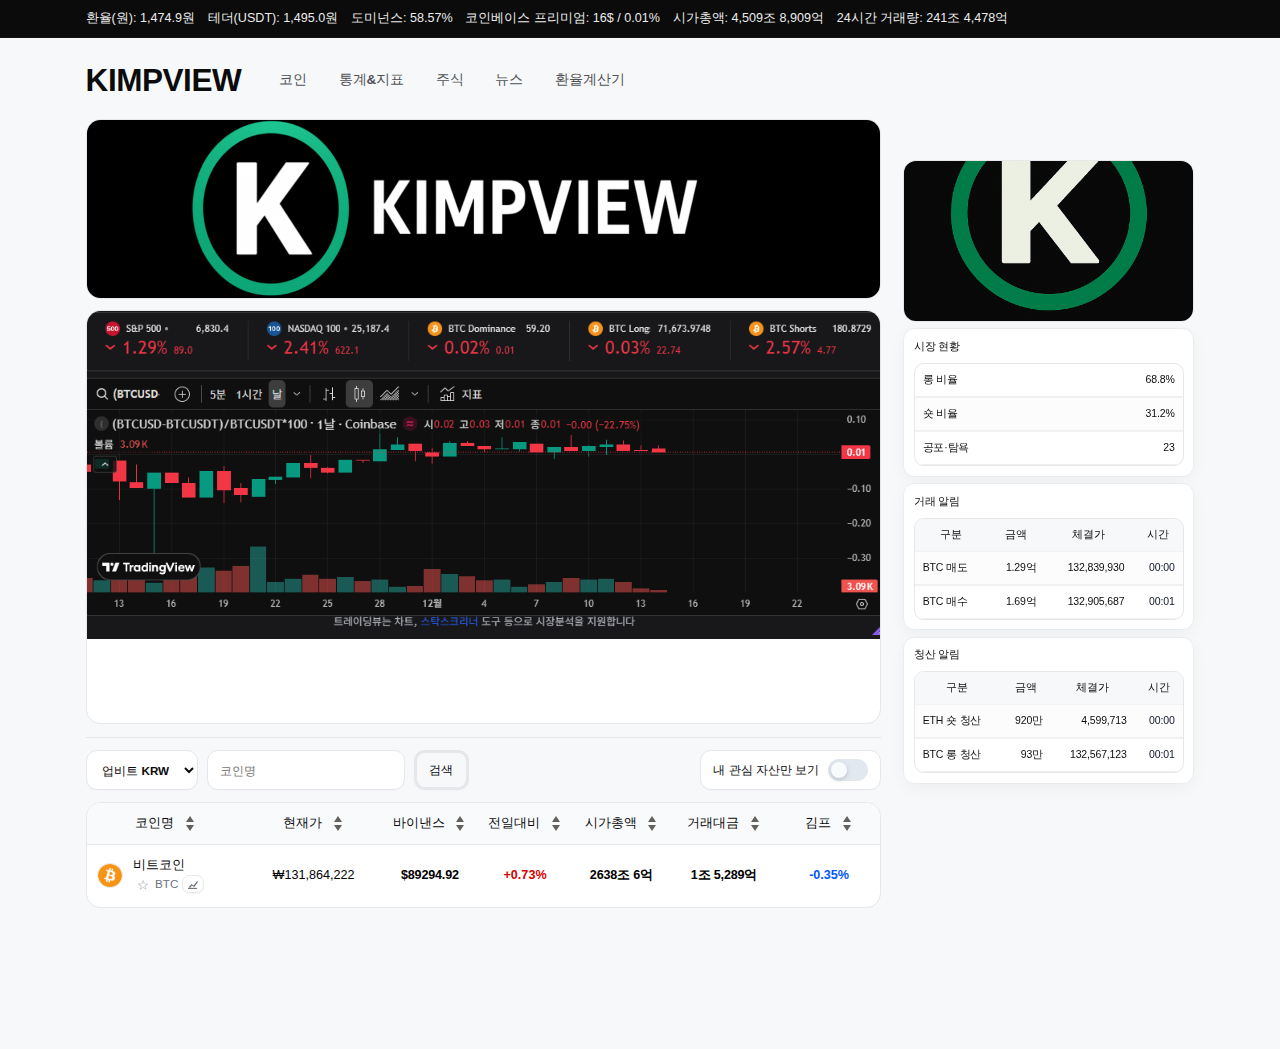
<file: index.html>
<!doctype html>
<html lang="ko">
<head>
  <meta charset="utf-8">
  <title>KIMPVIEW | 김치프리미엄 김프</title>

  <meta name="description" content="실시간 김치프리미엄, 비트코인·이더리움 가격 비교 사이트 KIMPVIEW">
  <meta name="viewport" content="width=device-width, initial-scale=1.0">
  <meta name="robots" content="index, follow">

  <link rel="icon" type="image/png" sizes="32x32" href="favicon-32.png">
  <link rel="icon" type="image/png" sizes="16x16" href="favicon-16.png">
  <link rel="stylesheet" href="style.css">
</head>

<body>

  <div class="topMetrics">
    <div class="topMetricsInner">
      <span>환율(원): <strong>1,474.9원</strong></span>
      <span>테더(USDT): <strong>1,495.0원</strong></span>
      <span>도미넌스: <strong>58.57%</strong></span>
      <span>코인베이스 프리미엄: <strong>16$ / 0.01%</strong></span>
      <span>시가총액: <strong>4,509조 8,909억</strong></span>
      <span>24시간 거래량: <strong>241조 4,478억</strong></span>
    </div>
  </div>

  <div class="wrap">

    <header class="topbar">
      <div class="headerLeft">
        <h1 class="logo">KIMPVIEW</h1>

        <nav class="topnav">
          <a href="#">코인</a>
          <a href="#">통계&지표</a>
          <a href="#">주식</a>
          <a href="#">뉴스</a>
          <a href="#">환율계산기</a>
        </nav>
      </div>
    </header>

    <div class="layout">

      <main class="main">

        <a href="#" class="mainBanner">
          <img src="images/main_banner.png" alt="메인 프로모션 배너">
        </a>

        <a href="#" class="chartBox" id="chartLink">
          <img id="chartImg" src="images/btc_chart.png" alt="BTC 차트">
        </a>

        <hr>

        <!-- ✅ 검색바 라인: exchange + input + button + (favTop 옮겨서) 같은 줄에 배치 -->
        <div class="controlsBar">
          <select id="exchangeSelect">
            <option value="upbit_krw">업비트 KRW</option>
            <option value="bithumb_krw">빗썸 KRW</option>
            <option value="coinone_krw">코인원 KRW</option>
          </select>

          <input id="searchInput" type="text" placeholder="코인명">
          <input id="applyBtn" type="button" value="검색">

          <!-- ✅ 관심코인 토글을 검색창 오른쪽으로 이동 (id 유지) -->
          <div class="favTop favTop--inline">
            <span>내 관심 자산만 보기</span>
            <label class="switch switch--gold">
              <input type="checkbox" id="favoriteOnlyInline">
              <span class="slider"></span>
            </label>
          </div>
        </div>

        <div class="tableWrap">
          <table class="table marketTable">
            <colgroup>
              <col class="col-coin">
              <col class="col-price">
              <col class="col-binance">
              <col class="col-ch24">
              <col class="col-mcap">
              <col class="col-vol">
              <col class="col-kimp">
            </colgroup>

            <thead>
              <tr>
                <th class="sortable th-coin" data-dir="">
                  <span class="thLabel">
                    코인명
                    <span class="thArrows" aria-hidden="true">
                      <i class="up"></i>
                      <i class="down"></i>
                    </span>
                  </span>
                </th>

                <th class="sortable" data-dir="">
                  <span class="thLabel">
                    현재가
                    <span class="thArrows" aria-hidden="true">
                      <i class="up"></i>
                      <i class="down"></i>
                    </span>
                  </span>
                </th>

                <th class="sortable" data-dir="">
                  <span class="thLabel">
                    바이낸스
                    <span class="thArrows" aria-hidden="true">
                      <i class="up"></i>
                      <i class="down"></i>
                    </span>
                  </span>
                </th>

                <th class="sortable" data-dir="">
                  <span class="thLabel">
                    전일대비
                    <span class="thArrows" aria-hidden="true">
                      <i class="up"></i>
                      <i class="down"></i>
                    </span>
                  </span>
                </th>

                <th class="sortable" data-dir="">
                  <span class="thLabel">
                    시가총액
                    <span class="thArrows" aria-hidden="true">
                      <i class="up"></i>
                      <i class="down"></i>
                    </span>
                  </span>
                </th>

                <th class="sortable" data-dir="">
                  <span class="thLabel">
                    거래대금
                    <span class="thArrows" aria-hidden="true">
                      <i class="up"></i>
                      <i class="down"></i>
                    </span>
                  </span>
                </th>

                <th class="sortable" data-dir="">
                  <span class="thLabel">
                    김프
                    <span class="thArrows" aria-hidden="true">
                      <i class="up"></i>
                      <i class="down"></i>
                    </span>
                  </span>
                </th>
              </tr>
            </thead>

            <tbody id="coinTableBody">
              <tr data-symbol="BTC">
                <td class="td-left">
                  <div class="assetCell">
                    <img class="assetIconImg" src="images/coins/btc.png" alt="BTC">
                    <div class="assetText">
                      <div class="assetName">비트코인</div>
                        <div class="assetSub">
                        <button class="favBtn" type="button" aria-label="즐겨찾기">☆</button>
                        <span class="assetSym">BTC</span>
                        <span class="chartMini" aria-hidden="true"></span>
                        </div>
                    </div>
                  </div>
                </td>

                <td class="td-right priceLink">₩131,864,222</td>

                <!-- ✅ 색 없는 값(가격/시총/거래대금)은 굵은 검은색 강조 클래스 추가 -->
                <td class="td-right priceStrong">$89294.92</td>
                <td class="td-right change plus">+0.73%</td>
                <td class="td-right priceStrong">2638조 6억</td>
                <td class="td-right priceStrong">1조 5,289억</td>
                <td class="td-right change minus">-0.35%</td>
              </tr>
            </tbody>
          </table>
        </div>

      </main>

      <aside class="side">

        <div class="banner">
          <img src="images/banner_kimpview.png" alt="KIMPVIEW 배너">
        </div>

        <section>
          <h3>시장 현황</h3>
          <table class="card">
            <tr><td>롱 비율</td><td>68.8%</td></tr>
            <tr><td>숏 비율</td><td>31.2%</td></tr>
            <tr><td>공포·탐욕</td><td>23</td></tr>
          </table>
        </section>

        <section>
          <h3>거래 알림</h3>
          <table class="card alertTable">
            <tr><th>구분</th><th>금액</th><th>체결가</th><th>시간</th></tr>
            <tr><td>BTC 매도</td><td>1.29억</td><td>132,839,930</td><td>00:00</td></tr>
            <tr><td>BTC 매수</td><td>1.69억</td><td>132,905,687</td><td>00:01</td></tr>
          </table>
        </section>

        <section>
          <h3>청산 알림</h3>
          <table class="card alertTable">
            <tr><th>구분</th><th>금액</th><th>체결가</th><th>시간</th></tr>
            <tr><td>ETH 숏 청산</td><td>920만</td><td>4,599,713</td><td>00:00</td></tr>
            <tr><td>BTC 롱 청산</td><td>93만</td><td>132,567,123</td><td>00:01</td></tr>
          </table>
        </section>

      </aside>

    </div>
  </div>

</body>
</html>
</file>
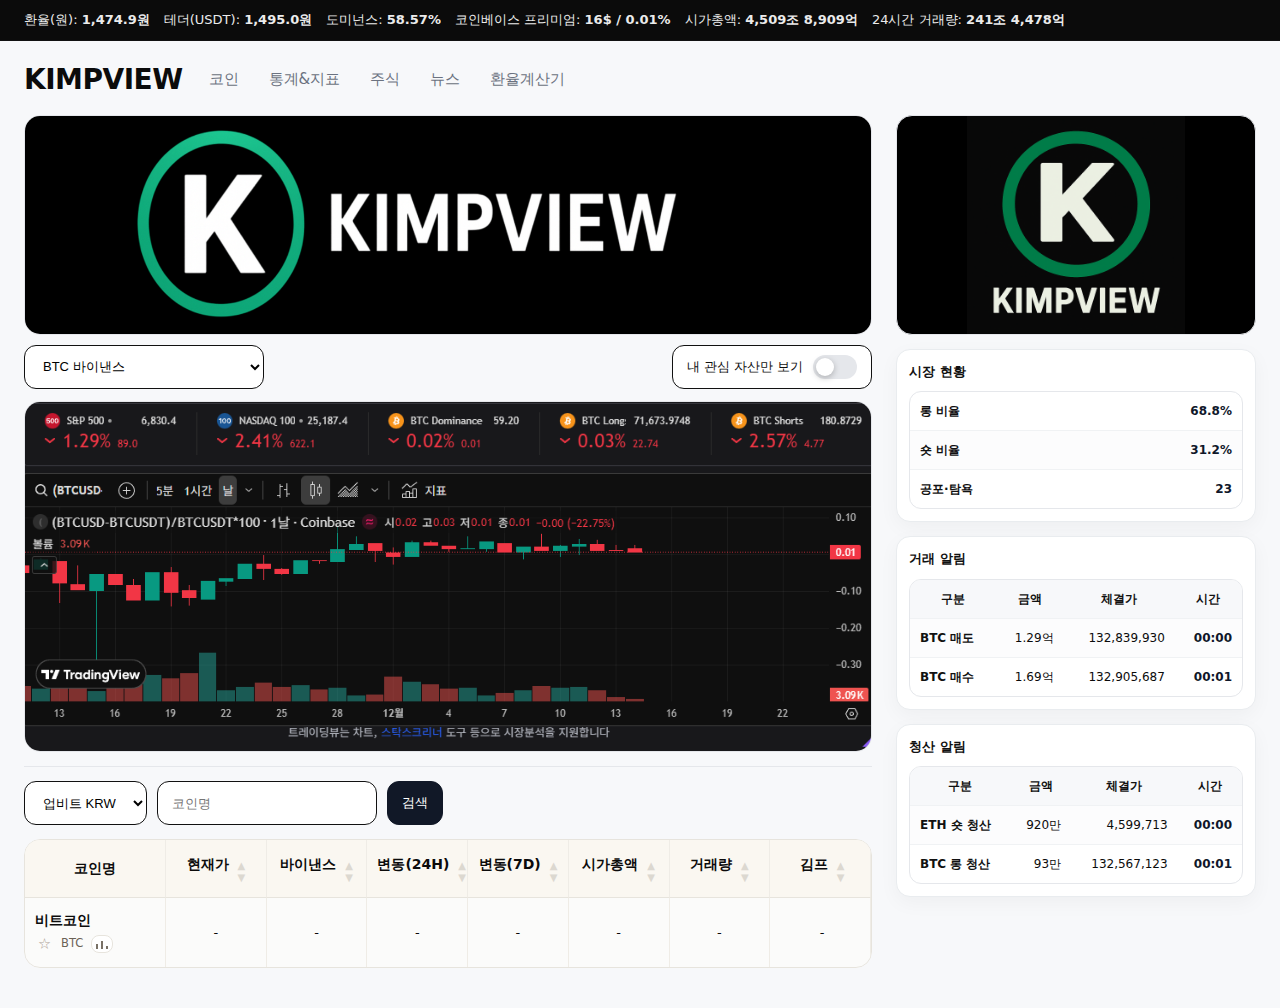
<file: week1/index.html>
<!doctype html>
<html lang="ko">
<head>
  <meta charset="utf-8">
  <title>KIMPVIEW | 김치프리미엄 김프</title>

  <meta name="description" content="실시간 김치프리미엄, 비트코인·이더리움 가격 비교 사이트 KIMPVIEW">
  <meta name="viewport" content="width=device-width, initial-scale=1.0">
  <meta name="robots" content="index, follow">

  <link rel="icon" href="/favicon.ico">
  <link rel="stylesheet" href="style.css">
</head>

<body>

  <div class="topMetrics">
    <div class="topMetricsInner">
      <span>환율(원): <strong>1,474.9원</strong></span>
      <span>테더(USDT): <strong>1,495.0원</strong></span>
      <span>도미넌스: <strong>58.57%</strong></span>
      <span>코인베이스 프리미엄: <strong>16$ / 0.01%</strong></span>
      <span>시가총액: <strong>4,509조 8,909억</strong></span>
      <span>24시간 거래량: <strong>241조 4,478억</strong></span>
    </div>
  </div>

  <div class="wrap">

    <header class="topbar">
      <div class="headerLeft">
        <h1 class="logo">KIMPVIEW</h1>

        <nav class="topnav">
          <a href="#">코인</a>
          <a href="#">통계&지표</a>
          <a href="#">주식</a>
          <a href="#">뉴스</a>
          <a href="#">환율계산기</a>
        </nav>
      </div>
    </header>

    <div class="layout">

      <main class="main">

        <a href="#" class="mainBanner">
          <img src="images/main_banner.png" alt="메인 프로모션 배너">
        </a>

        <div class="chartTopRow">
          <form class="chartControls">
            <select id="chartSelect">
              <option>BTC 바이낸스</option>
              <option>BTC 바이비트</option>
              <option>BTC 롱</option>
              <option>BTC 숏</option>
              <option>BTC 도미넌스</option>
            </select>
          </form>

          <div class="favTop">
            <span>내 관심 자산만 보기</span>
            <label class="switch switch--gold">
              <input type="checkbox" id="favoriteOnly">
              <span class="slider"></span>
            </label>
          </div>
        </div>

        <a href="#" class="chartBox" id="chartLink">
          <img id="chartImg" src="images/btc_chart.png" alt="BTC 차트">
        </a>

        <hr>

        <div class="controlsBar">
          <select id="exchangeSelect">
            <option value="upbit_krw">업비트 KRW</option>
            <option value="bithumb_krw">빗썸 KRW</option>
            <option value="coinone_krw">코인원 KRW</option>
          </select>

          <input id="searchInput" type="text" placeholder="코인명">
          <input id="applyBtn" type="button" value="검색">
        </div>

        <div class="tableWrap">
          <table class="table">
            <colgroup>
              <col class="col-coin">
              <col class="col-price">
              <col class="col-binance">
              <col class="col-ch24">
              <col class="col-ch7d">
              <col class="col-mcap">
              <col class="col-vol">
              <col class="col-kimp">
            </colgroup>

            <thead>
              <tr>
                <th class="th-left">코인명</th>

                <th class="sortable" data-key="price">
                  <span class="thLabel">현재가</span>
                  <span class="sortIcons">
                    <i class="arrow up"></i>
                    <i class="arrow down"></i>
                  </span>
                </th>

                <th class="sortable" data-key="binancePrice">
                  <span class="thLabel">바이낸스</span>
                  <span class="sortIcons">
                    <i class="arrow up"></i>
                    <i class="arrow down"></i>
                  </span>
                </th>

                <th class="sortable" data-key="change24h">
                  <span class="thLabel">변동(24H)</span>
                  <span class="sortIcons">
                    <i class="arrow up"></i>
                    <i class="arrow down"></i>
                  </span>
                </th>

                <th class="sortable" data-key="change7d">
                  <span class="thLabel">변동(7D)</span>
                  <span class="sortIcons">
                    <i class="arrow up"></i>
                    <i class="arrow down"></i>
                  </span>
                </th>

                <th class="sortable" data-key="marketcap">
                  <span class="thLabel">시가총액</span>
                  <span class="sortIcons">
                    <i class="arrow up"></i>
                    <i class="arrow down"></i>
                  </span>
                </th>

                <th class="sortable" data-key="volume">
                  <span class="thLabel">거래량</span>
                  <span class="sortIcons">
                    <i class="arrow up"></i>
                    <i class="arrow down"></i>
                  </span>
                </th>

                <th class="sortable" data-key="kimp">
                  <span class="thLabel">김프</span>
                  <span class="sortIcons">
                    <i class="arrow up"></i>
                    <i class="arrow down"></i>
                  </span>
                </th>
              </tr>
            </thead>

            <tbody id="coinTableBody">
              <tr data-symbol="BTC">
                <td class="coinCell td-left">
                  <div class="coinName">비트코인</div>
                  <div class="coinMeta">
                    <button type="button" class="favBtn" aria-label="BTC 즐겨찾기">☆</button>
                    <span class="coinSym">BTC</span>
                    <a href="#" class="chartMini" aria-label="BTC 차트"></a>
                  </div>
                </td>
                <td>-</td>
                <td>-</td>
                <td>-</td>
                <td>-</td>
                <td>-</td>
                <td>-</td>
                <td>-</td>
              </tr>
            </tbody>

          </table>
        </div>

      </main>

      <aside class="side">

        <div class="banner">
          <img src="images/banner_kimpview.png" alt="KIMPVIEW 배너">
        </div>

        <section>
          <h3>시장 현황</h3>
          <table class="card">
            <tr><td>롱 비율</td><td>68.8%</td></tr>
            <tr><td>숏 비율</td><td>31.2%</td></tr>
            <tr><td>공포·탐욕</td><td>23</td></tr>
          </table>
        </section>

        <section>
          <h3>거래 알림</h3>
          <table class="card alertTable">
            <tr><th>구분</th><th>금액</th><th>체결가</th><th>시간</th></tr>
            <tr><td>BTC 매도</td><td>1.29억</td><td>132,839,930</td><td>00:00</td></tr>
            <tr><td>BTC 매수</td><td>1.69억</td><td>132,905,687</td><td>00:01</td></tr>
          </table>
        </section>

        <section>
          <h3>청산 알림</h3>
          <table class="card alertTable">
            <tr><th>구분</th><th>금액</th><th>체결가</th><th>시간</th></tr>
            <tr><td>ETH 숏 청산</td><td>920만</td><td>4,599,713</td><td>00:00</td></tr>
            <tr><td>BTC 롱 청산</td><td>93만</td><td>132,567,123</td><td>00:01</td></tr>
          </table>
        </section>

      </aside>

    </div>
  </div>

</body>
</html>
</file>
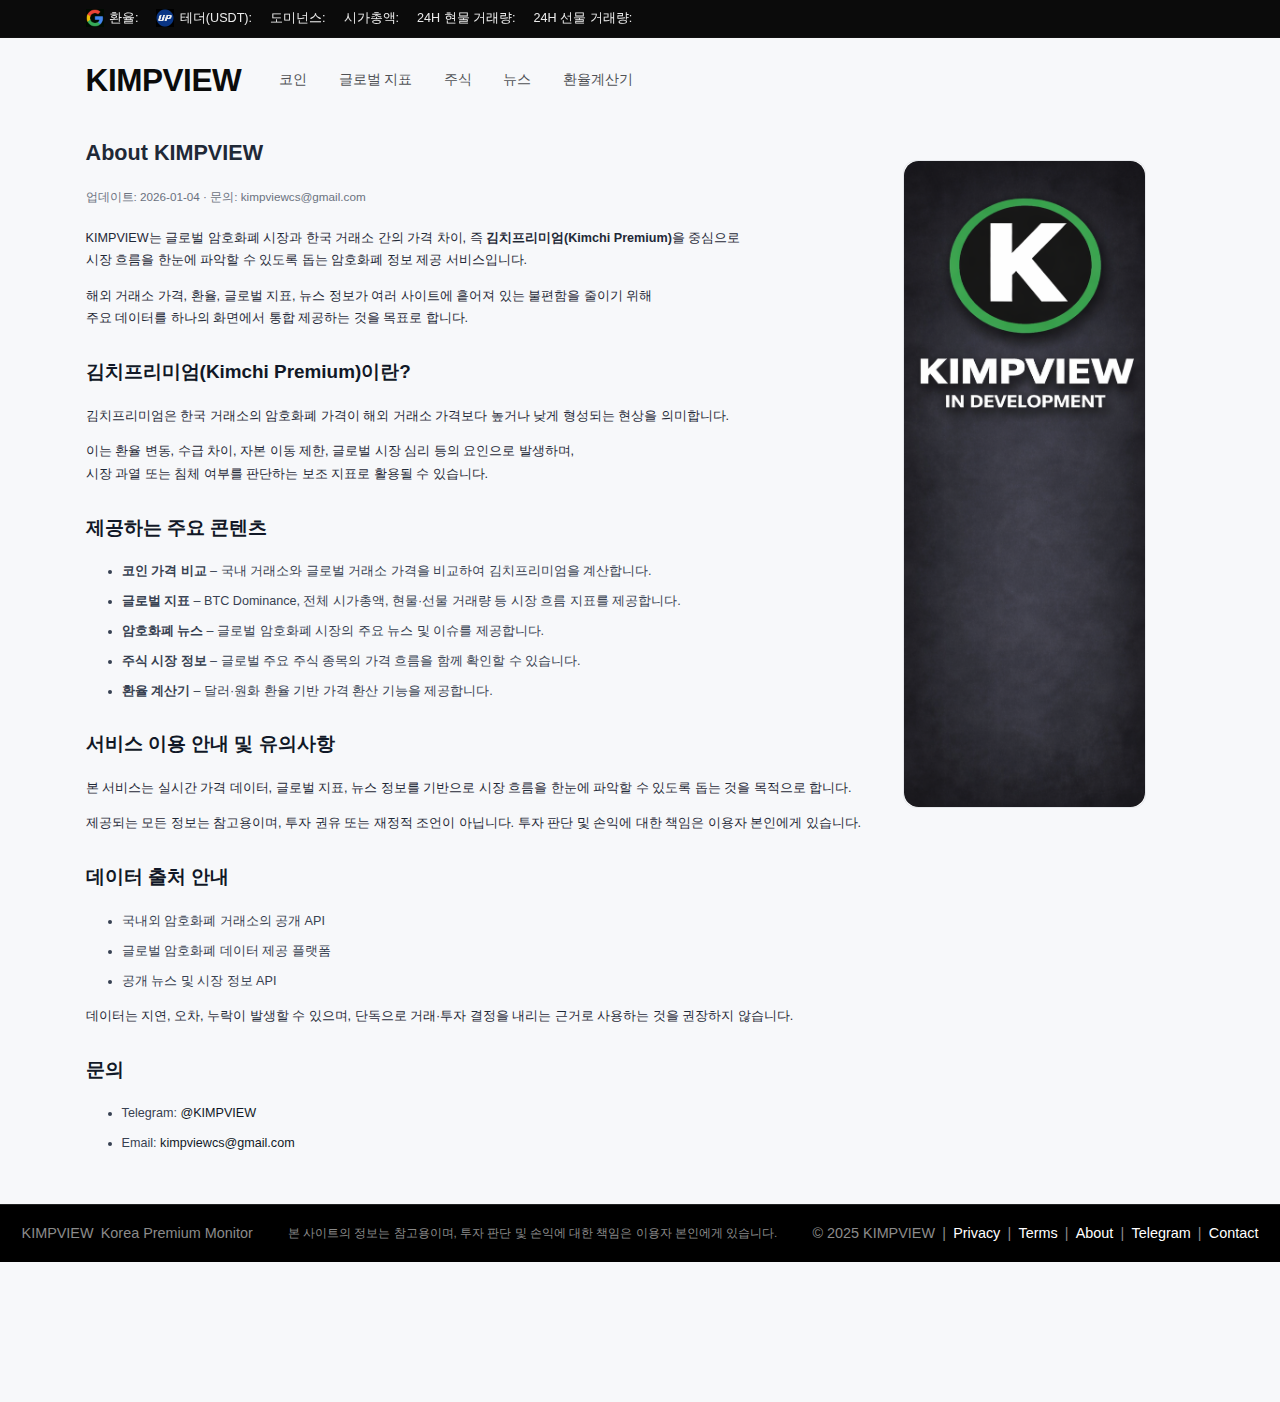
<file: about.html>
<!-- about.html (최종본) -->
<!doctype html>
<html lang="ko">
<head>
  <meta charset="utf-8">
  <meta name="viewport" content="width=device-width, initial-scale=1.0">

  <title>About | KIMPVIEW</title>
  <meta name="description" content="KIMPVIEW는 김치프리미엄을 중심으로 글로벌 암호화폐 시장 흐름을 제공하는 정보 서비스입니다.">
  <meta name="robots" content="index, follow">
  <link rel="canonical" href="https://kimpview.com/about.html">

  <meta property="og:type" content="website">
  <meta property="og:title" content="About | KIMPVIEW">
  <meta property="og:description" content="김치프리미엄, 글로벌 지표, 뉴스, 주식, 환율 정보를 제공하는 KIMPVIEW 소개 페이지입니다.">
  <meta property="og:url" content="https://kimpview.com/about.html">
  <meta property="og:image" content="https://kimpview.com/images/og.png">
  <meta property="og:image:width" content="1200">
  <meta property="og:image:height" content="630">

  <meta name="twitter:card" content="summary_large_image">
  <meta name="twitter:title" content="About | KIMPVIEW">
  <meta name="twitter:description" content="김치프리미엄 기반 암호화폐 시장 정보 서비스 KIMPVIEW">
  <meta name="twitter:image" content="https://kimpview.com/images/og.png">

  <link rel="icon" href="/favicon.ico?v=3" sizes="any">
  <link rel="icon" type="image/png" href="/favicon-48.png?v=2" sizes="48x48">
  <link rel="apple-touch-icon" href="/apple-touch-icon.png?v=2" sizes="180x180">  
  <link rel="stylesheet" href="style.css?v=6">

  <script async src="https://pagead2.googlesyndication.com/pagead/js/adsbygoogle.js?client=ca-pub-4958885788848761"
    crossorigin="anonymous"></script>

  <style>
    body {
      background: #ffffff;
      color: #1f2937;
    }
    .policyWrap {
      max-width: 920px;
      margin: 40px auto;
      padding: 0 20px;
    }
    .policyBody {
      font-size: 14px;
      line-height: 1.8;
      color: #1f2937;
    }
    .policyBody h1,
    .policyBody h2 {
      color: #111827;
      margin-top: 28px;
    }
    .policyBody li {
      color: #374151;
      margin-bottom: 8px;
    }
    .policyMeta {
      color: #6b7280;
      font-size: 13px;
      margin-bottom: 24px;
    }
  </style>
</head>

<body class="subPages">

  <div class="topMetrics">
    <div class="topMetricsInner">
      <span class="metric">
        <img src="images/icons/google.png" class="metricIcon" alt="Google">
        환율: <strong id="fxKRW"></strong>
      </span>
      <span class="metric">
        <img src="images/icons/upbit.png" class="metricIcon" alt="Upbit">
        테더(USDT): <strong id="usdtKRW"></strong>
      </span>
      <span class="metric">도미넌스: <strong id="btcDominance"></strong></span>
      <span class="metric metricHide980">시가총액: <strong id="totalMcap"></strong></span>
      <span class="metric metricHide980">24H 현물 거래량: <strong id="spotVolume"></strong></span>
      <span class="metric metricHide980">24H 선물 거래량: <strong id="derivVolume"></strong></span>
    </div>
  </div>

  <div class="wrap">

    <header class="topbar">
      <div class="headerLeft">
        <div class="logo">
          <a href="index.html">KIMPVIEW</a>
        </div>

        <nav class="topnav" aria-label="상단 메뉴">
          <a href="index.html">코인</a>
          <a href="stats.html">글로벌 지표</a>
          <a href="stocks.html">주식</a>
          <a href="news.html">뉴스</a>
          <a href="fx.html">환율계산기</a>
        </nav>
      </div>
    </header>

    <div class="layout">

      <main class="main">
        <h1 class="visually-hidden">About</h1>

        <section class="card policyCard">
          <h2 class="policyTitle">About KIMPVIEW</h2>
          <div class="policyMeta">
            업데이트: 2026-01-04 · 문의:
            <a href="mailto:kimpviewcs@gmail.com" style="color:#6b7280;">kimpviewcs@gmail.com</a>
          </div>

          <div class="policyBody">

            <p>
              KIMPVIEW는 글로벌 암호화폐 시장과 한국 거래소 간의 가격 차이,
              즉 <strong>김치프리미엄(Kimchi Premium)</strong>을 중심으로
              <br>시장 흐름을 한눈에 파악할 수 있도록 돕는
              암호화폐 정보 제공 서비스입니다.
            </p>

            <p>
              해외 거래소 가격, 환율, 글로벌 지표, 뉴스 정보가
              여러 사이트에 흩어져 있는 불편함을 줄이기 위해<br>
              주요 데이터를 하나의 화면에서 통합 제공하는 것을
              목표로 합니다.
            </p>

            <h2>김치프리미엄(Kimchi Premium)이란?</h2>
            <p>
              김치프리미엄은 한국 거래소의 암호화폐 가격이
              해외 거래소 가격보다 높거나 낮게 형성되는 현상을 의미합니다.
            </p>
            <p>
              이는 환율 변동, 수급 차이, 자본 이동 제한,
              글로벌 시장 심리 등의 요인으로 발생하며,
              <br>시장 과열 또는 침체 여부를 판단하는
              보조 지표로 활용될 수 있습니다.
            </p>

            <h2>제공하는 주요 콘텐츠</h2>
            <ul>
              <li><strong>코인 가격 비교</strong> – 국내 거래소와 글로벌 거래소 가격을 비교하여 김치프리미엄을 계산합니다.</li>
              <li><strong>글로벌 지표</strong> – BTC Dominance, 전체 시가총액, 현물·선물 거래량 등 시장 흐름 지표를 제공합니다.</li>
              <li><strong>암호화폐 뉴스</strong> – 글로벌 암호화폐 시장의 주요 뉴스 및 이슈를 제공합니다.</li>
              <li><strong>주식 시장 정보</strong> – 글로벌 주요 주식 종목의 가격 흐름을 함께 확인할 수 있습니다.</li>
              <li><strong>환율 계산기</strong> – 달러·원화 환율 기반 가격 환산 기능을 제공합니다.</li>
            </ul>

            <h2>서비스 이용 안내 및 유의사항</h2>
            <p>
              본 서비스는 실시간 가격 데이터, 글로벌 지표, 뉴스 정보를 기반으로
              시장 흐름을 한눈에 파악할 수 있도록 돕는 것을 목적으로 합니다.
            </p>
            <p>
              제공되는 모든 정보는 참고용이며, 투자 권유 또는 재정적 조언이 아닙니다.
              투자 판단 및 손익에 대한 책임은 이용자 본인에게 있습니다.
            </p>

            <h2>데이터 출처 안내</h2>
            <ul>
              <li>국내외 암호화폐 거래소의 공개 API</li>
              <li>글로벌 암호화폐 데이터 제공 플랫폼</li>
              <li>공개 뉴스 및 시장 정보 API</li>
            </ul>
            <p>
              데이터는 지연, 오차, 누락이 발생할 수 있으며,
              단독으로 거래·투자 결정을 내리는 근거로 사용하는 것을
              권장하지 않습니다.
            </p>

            <h2>문의</h2>
            <ul>
              <li>Telegram: <a href="https://t.me/KIMPVIEW">@KIMPVIEW</a></li>
              <li>Email: <a href="mailto:kimpviewcs@gmail.com">kimpviewcs@gmail.com</a></li>
            </ul>

          </div>
        </section>
      </main>

      <aside class="side">
        <div class="banner bannerTall">
          <img src="images/indevelopmentright.png" alt="KIMPVIEW 배너">
        </div>
      </aside>

    </div>
  </div>
  
  <section class="visually-hidden">
    <h2>KIMPVIEW 서비스 소개</h2>
    <p>
      KIMPVIEW는 김치프리미엄과 주요 시장 지표, 뉴스 및 보조 도구를 한 화면에서 확인할 수 있도록 만든 정보 서비스입니다.
      여러 곳에 흩어진 데이터를 간결한 화면 흐름으로 정리해 빠르게 판단할 수 있도록 돕습니다.
    </p>
  </section>

  <footer class="footer">
    <div class="footer-inner">
      <div class="footer-left">
        <span class="footer-title">KIMPVIEW</span>
        <span class="footer-desc">Korea Premium Monitor</span>
      </div>

      <div class="footer-center">
        본 사이트의 정보는 참고용이며, 투자 판단 및 손익에 대한 책임은 이용자 본인에게 있습니다.
      </div>

      <div class="footer-right">
        <span>© 2025 KIMPVIEW</span>
        <span class="footer-divider">|</span>
        <a href="privacy.html" class="footer-link">Privacy</a>
        <span class="footer-divider">|</span>
        <a href="terms.html" class="footer-link">Terms</a>
        <span class="footer-divider">|</span>
        <a href="about.html" class="footer-link">About</a>
        <span class="footer-divider">|</span>
        <a href="https://t.me/KIMPVIEW" target="_blank" class="footer-link">Telegram</a>
        <span class="footer-divider">|</span>
        <a
          href="https://mail.google.com/mail/?view=cm&to=kimpviewcs@gmail.com"
          target="_blank"
          rel="noopener"
          class="footer-link"
        >
          Contact
        </a>

      </div>
    </div>
  </footer>

  <script src="topmetrics.js?v=1" defer></script>
</body>
</html>
</file>
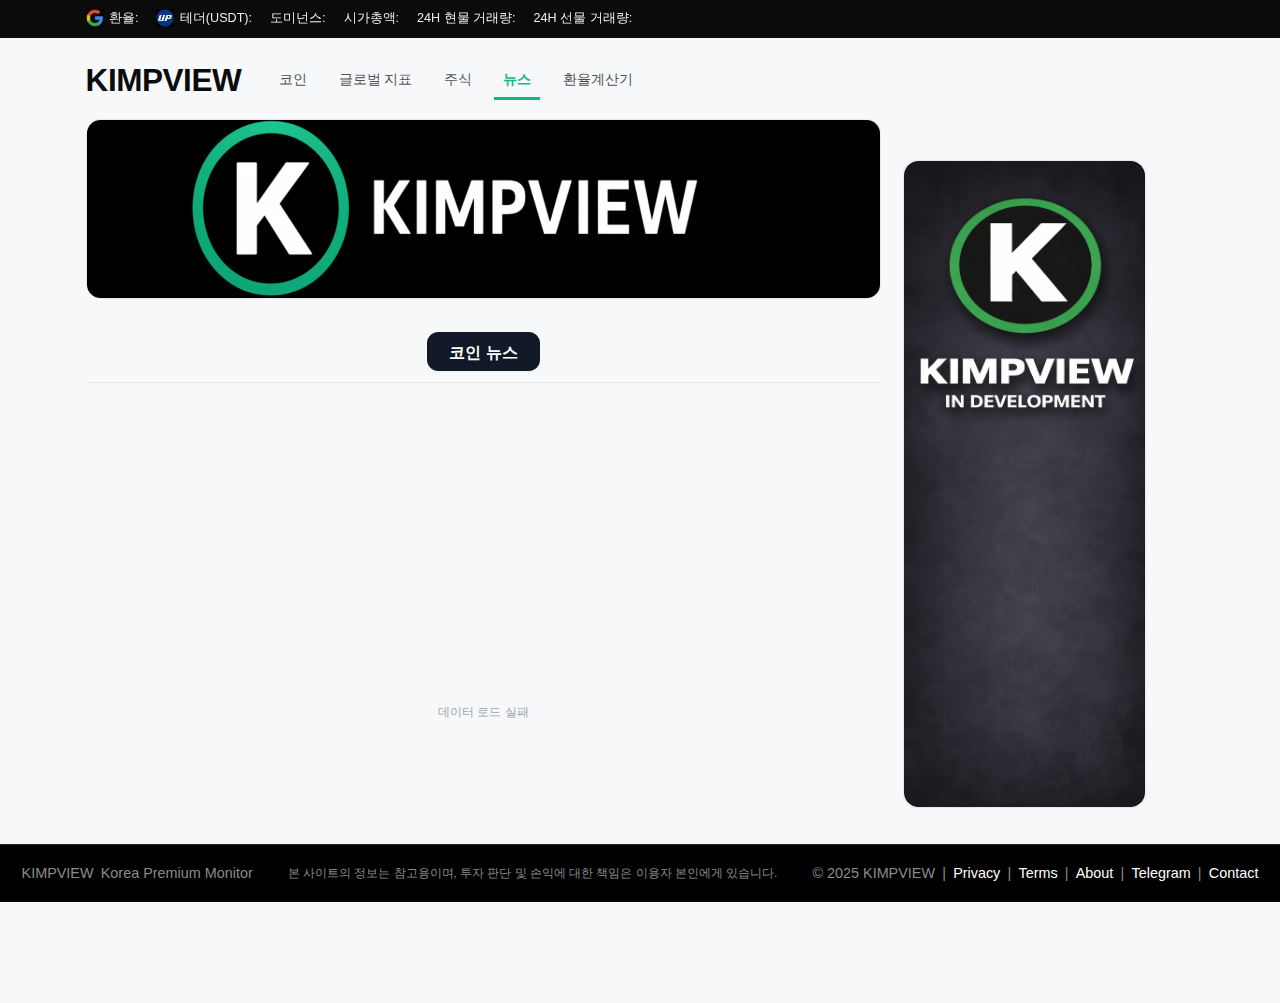
<file: news.html>
<!doctype html>
<html lang="ko">
<head>
  <meta charset="utf-8">
  <meta name="viewport" content="width=device-width, initial-scale=1.0">

  <title>코인 뉴스 실시간 | 비트코인·알트코인 헤드라인 · KIMPVIEW</title>
  <meta name="description" content="비트코인·이더리움·알트코인 최신 뉴스를 실시간으로 모아봅니다. 주요 헤드라인과 업데이트 시간을 한 화면에서 빠르게 확인하세요.">
  <meta name="robots" content="index, follow">

  <link rel="canonical" href="https://kimpview.com/news.html">

  <meta property="og:type" content="website">
  <meta property="og:title" content="코인 뉴스 실시간 | KIMPVIEW">
  <meta property="og:description" content="비트코인·알트코인 최신 헤드라인을 실시간으로 모아보고 업데이트 시간을 빠르게 확인하세요.">
  <meta property="og:url" content="https://kimpview.com/news.html">
  <meta property="og:image" content="https://kimpview.com/images/og.png">
  <meta property="og:image:width" content="1200">
  <meta property="og:image:height" content="630">      
  
  <meta name="twitter:card" content="summary_large_image">
  <meta name="twitter:title" content="코인 뉴스 실시간 | KIMPVIEW">
  <meta name="twitter:description" content="비트코인·알트코인 최신 헤드라인을 실시간으로 모아보고 업데이트 시간을 빠르게 확인하세요.">
  <meta name="twitter:image" content="https://kimpview.com/images/og.png">


  <link rel="icon" href="favicon.ico">
  <link rel="stylesheet" href="style.css?v=6">
  <script async src="https://pagead2.googlesyndication.com/pagead/js/adsbygoogle.js?client=ca-pub-4958885788848761"
  crossorigin="anonymous"></script>  
</head>

<body class="subPages">

  <div class="topMetrics">
    <div class="topMetricsInner">
      <span class="metric">
        <img src="images/icons/google.png" class="metricIcon" alt="Google">
        환율: <strong id="fxKRW"></strong>
      </span>

      <span class="metric">
        <img src="images/icons/upbit.png" class="metricIcon" alt="Upbit">
        테더(USDT): <strong id="usdtKRW"></strong>
      </span>

      <span class="metric">도미넌스: <strong id="btcDominance"></strong></span>
      <span class="metric metricHide980">시가총액: <strong id="totalMcap"></strong></span>
      <span class="metric metricHide980">24H 현물 거래량: <strong id="spotVolume"></strong></span>
      <span class="metric metricHide980">24H 선물 거래량: <strong id="derivVolume"></strong></span>
    </div>
  </div>

  <div class="wrap">
    <header class="topbar">
      <div class="headerLeft">
        <div class="logo"><a href="index.html">KIMPVIEW</a></div>


        <nav class="topnav" aria-label="상단 메뉴">
          <a href="index.html">코인</a>
          <a href="stats.html">글로벌 지표</a>
          <a href="stocks.html">주식</a>
          <a href="news.html" class="active">뉴스</a>
          <a href="fx.html">환율계산기</a>
        </nav>
      </div>
    </header>

    <div class="layout">

      <main class="main">
        <h1 class="visually-hidden">비트코인·알트코인 최신 코인 뉴스 실시간</h1>
        <a href="#" class="mainBanner" aria-label="메인 배너">
          <img src="images/main_banner.png" alt="메인 프로모션 배너">
        </a>

        <section class="card">

          <!-- ===== NEWS TOP BAR ===== -->
          <div class="newsTopBar">
            <div class="newsTabs" role="tablist" aria-label="뉴스 탭">
              <button id="tabNews" class="newsTab active" type="button" role="tab" aria-selected="true">코인 뉴스</button>
            </div>
          </div>

          <!-- ===== NEWS LIST ===== -->
          <div class="newsListWrap">
            <ul id="newsList" class="newsList" aria-live="polite"></ul>

            <!-- Empty / Loading -->
            <div id="newsEmpty" class="newsState" style="display:none;"></div>
            <div id="newsLoading" class="newsState" role="status">최신 뉴스를 불러오고 있습니다.</div>
          </div>

        </section>

      </main>

      <aside class="side">
        <div class="banner bannerTall">
          <img src="images/indevelopmentright.png" alt="KIMPVIEW 배너">
        </div>
      </aside>

    </div>
  </div>

  <footer class="footer">
    <div class="footer-inner">
      <div class="footer-left">
        <span class="footer-title">KIMPVIEW</span>
        <span class="footer-desc">Korea Premium Monitor</span>
      </div>

      <div class="footer-center">
        본 사이트의 정보는 참고용이며, 투자 판단 및 손익에 대한 책임은 이용자 본인에게 있습니다.<br>
      </div>

      <div class="footer-right">
        <span>© 2025 KIMPVIEW</span>
        <span class="footer-divider">|</span>

        <a href="privacy.html" class="footer-link">Privacy</a>
        <span class="footer-divider">|</span>

        <a href="terms.html" class="footer-link">Terms</a>
        <span class="footer-divider">|</span>

        <a href="about.html" class="footer-link">About</a>
        <span class="footer-divider">|</span>

        <a href="https://t.me/KIMPVIEW" target="_blank" class="footer-link">Telegram</a>
        <span class="footer-divider">|</span>

        <a href="mailto:kimpviewcs@gmail.com" class="footer-link">Contact</a>
      </div>
    </div>
  </footer>

  <script src="topmetrics.js?v=1" defer></script>
  <script src="news.js?v=7" defer></script>

</body>
</html>
</file>
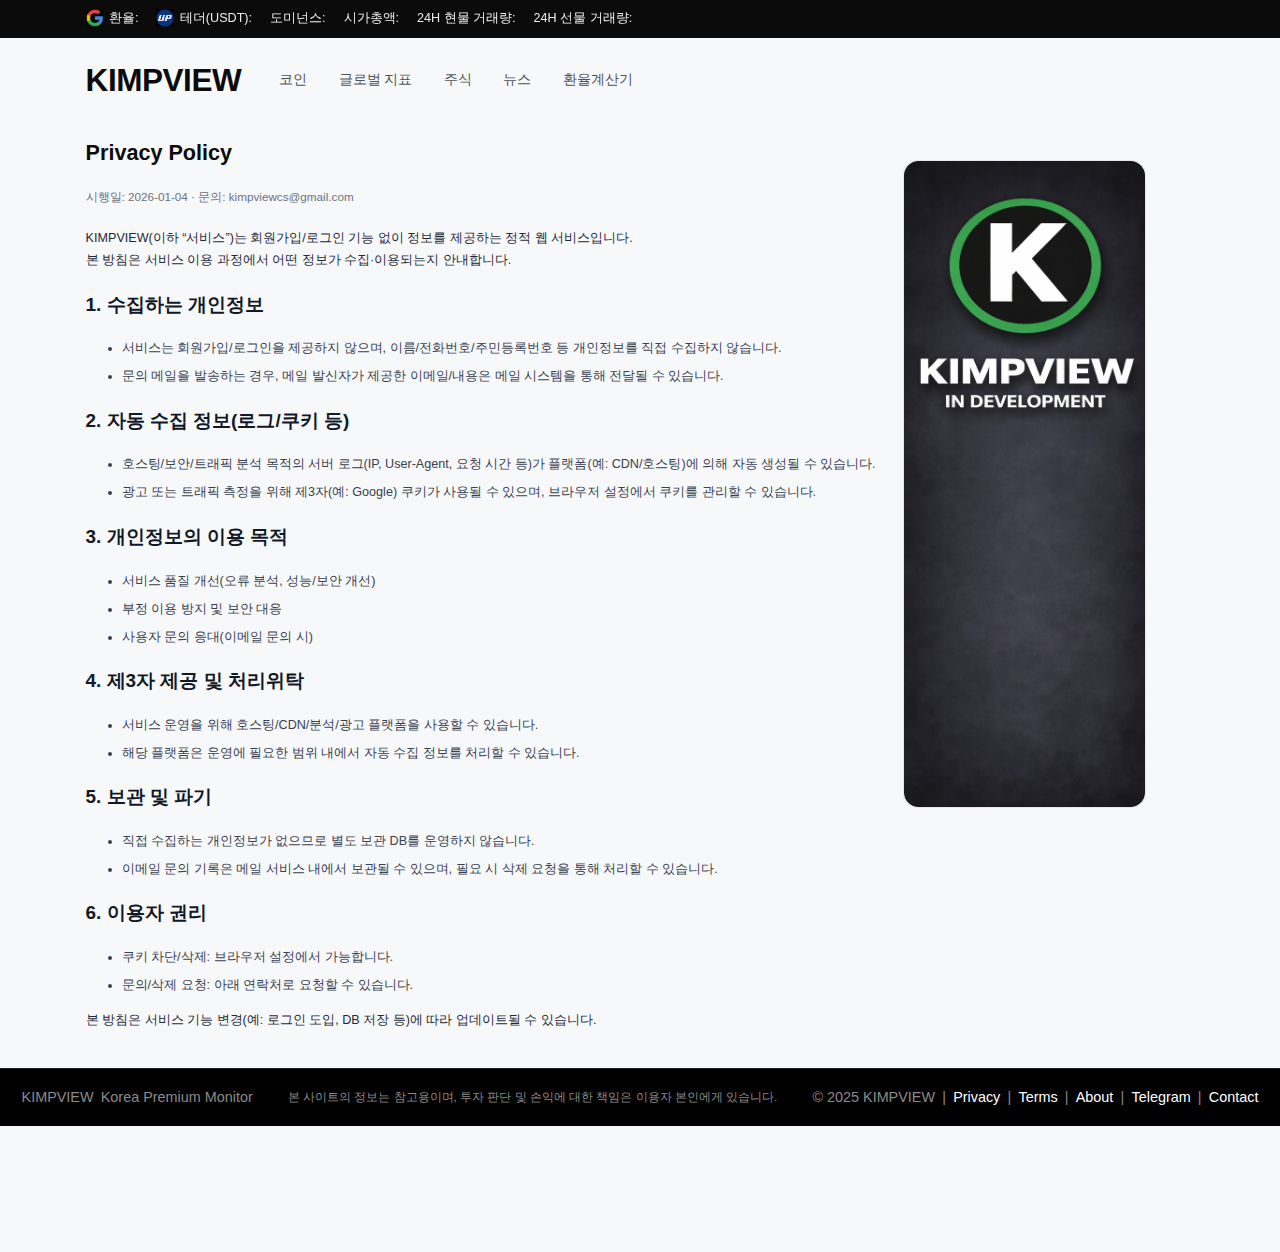
<file: privacy.html>
<!doctype html>
<html lang="ko">
<head>
  <meta charset="utf-8">
  <meta name="viewport" content="width=device-width, initial-scale=1.0">

  <title>개인정보처리방침 | KIMPVIEW</title>
  <meta name="description" content="KIMPVIEW 개인정보처리방침 안내 페이지입니다.">
  <meta name="robots" content="index, follow">
  <link rel="canonical" href="https://kimpview.com/privacy.html">

  <meta property="og:type" content="website">
  <meta property="og:title" content="개인정보처리방침 | KIMPVIEW">
  <meta property="og:description" content="KIMPVIEW 개인정보처리방침 안내 페이지입니다.">
  <meta property="og:url" content="https://kimpview.com/privacy.html">
  <meta property="og:image" content="https://kimpview.com/images/og.png">
  <meta property="og:image:width" content="1200">
  <meta property="og:image:height" content="630">

  <meta name="twitter:card" content="summary_large_image">
  <meta name="twitter:title" content="개인정보처리방침 | KIMPVIEW">
  <meta name="twitter:description" content="KIMPVIEW 개인정보처리방침 안내 페이지입니다.">
  <meta name="twitter:image" content="https://kimpview.com/images/og.png">

  <link rel="icon" href="favicon.ico">
  <link rel="stylesheet" href="style.css?v=6">
  <script async src="https://pagead2.googlesyndication.com/pagead/js/adsbygoogle.js?client=ca-pub-4958885788848761"
  crossorigin="anonymous"></script>  

  <style>

    .policyWrap {
      max-width: 920px;
      margin: 40px auto;
      padding: 0 20px;
    }

    .policyBody {
      font-size: 14px;
      line-height: 1.8;
      color: #1f2937;
    }

    .policyBody h1,
    .policyBody h2 {
      color: #111827;
    }

    .policyBody li {
      color: #374151;
      margin-bottom: 6px;
    }

    .policyMeta {
      color: #6b7280;
      font-size: 13px;
      margin-bottom: 24px;
    }
  </style>
</head>

<body class="subPages">


  <div class="topMetrics">
    <div class="topMetricsInner">
      <span class="metric">
        <img src="images/icons/google.png" class="metricIcon" alt="Google">
        환율: <strong id="fxKRW"></strong>
      </span>

      <span class="metric">
        <img src="images/icons/upbit.png" class="metricIcon" alt="Upbit">
        테더(USDT): <strong id="usdtKRW"></strong>
      </span>

      <span class="metric">도미넌스: <strong id="btcDominance"></strong></span>
      <span class="metric metricHide980">시가총액: <strong id="totalMcap"></strong></span>
      <span class="metric metricHide980">24H 현물 거래량: <strong id="spotVolume"></strong></span>
      <span class="metric metricHide980">24H 선물 거래량: <strong id="derivVolume"></strong></span>
    </div>
  </div>

  <div class="wrap">

    <header class="topbar">
      <div class="headerLeft">
        <div class="logo">
          <a href="index.html">KIMPVIEW</a>
        </div>

        <nav class="topnav" aria-label="상단 메뉴">
          <a href="index.html">코인</a>
          <a href="stats.html">글로벌 지표</a>
          <a href="stocks.html">주식</a>
          <a href="news.html">뉴스</a>
          <a href="fx.html">환율계산기</a>
        </nav>
      </div>
    </header>

    <div class="layout">

      <main class="main">
        <h1 class="visually-hidden">개인정보처리방침</h1>

        <section class="card policyCard">
          <h2 class="policyTitle">Privacy Policy</h2>
          <div class="policyMeta">
            시행일: 2026-01-04 · 문의: <a href="mailto:kimpviewcs@gmail.com" style="color:#6b7280;">kimpviewcs@gmail.com</a>
          </div>

          <div class="policyBody">
            <p>
              KIMPVIEW(이하 “서비스”)는 회원가입/로그인 기능 없이 정보를 제공하는 정적 웹 서비스입니다.
              <br>본 방침은 서비스 이용 과정에서 어떤 정보가 수집·이용되는지 안내합니다.
            </p>

            <h2>1. 수집하는 개인정보</h2>
            <ul>
              <li>서비스는 회원가입/로그인을 제공하지 않으며, 이름/전화번호/주민등록번호 등 개인정보를 직접 수집하지 않습니다.</li>
              <li>문의 메일을 발송하는 경우, 메일 발신자가 제공한 이메일/내용은 메일 시스템을 통해 전달될 수 있습니다.</li>
            </ul>

            <h2>2. 자동 수집 정보(로그/쿠키 등)</h2>
            <ul>
              <li>호스팅/보안/트래픽 분석 목적의 서버 로그(IP, User-Agent, 요청 시간 등)가 플랫폼(예: CDN/호스팅)에 의해 자동 생성될 수 있습니다.</li>
              <li>광고 또는 트래픽 측정을 위해 제3자(예: Google) 쿠키가 사용될 수 있으며, 브라우저 설정에서 쿠키를 관리할 수 있습니다.</li>
            </ul>

            <h2>3. 개인정보의 이용 목적</h2>
            <ul>
              <li>서비스 품질 개선(오류 분석, 성능/보안 개선)</li>
              <li>부정 이용 방지 및 보안 대응</li>
              <li>사용자 문의 응대(이메일 문의 시)</li>
            </ul>

            <h2>4. 제3자 제공 및 처리위탁</h2>
            <ul>
              <li>서비스 운영을 위해 호스팅/CDN/분석/광고 플랫폼을 사용할 수 있습니다.</li>
              <li>해당 플랫폼은 운영에 필요한 범위 내에서 자동 수집 정보를 처리할 수 있습니다.</li>
            </ul>

            <h2>5. 보관 및 파기</h2>
            <ul>
              <li>직접 수집하는 개인정보가 없으므로 별도 보관 DB를 운영하지 않습니다.</li>
              <li>이메일 문의 기록은 메일 서비스 내에서 보관될 수 있으며, 필요 시 삭제 요청을 통해 처리할 수 있습니다.</li>
            </ul>

            <h2>6. 이용자 권리</h2>
            <ul>
              <li>쿠키 차단/삭제: 브라우저 설정에서 가능합니다.</li>
              <li>문의/삭제 요청: 아래 연락처로 요청할 수 있습니다.</li>
            </ul>

            <div class="policyNote">
              본 방침은 서비스 기능 변경(예: 로그인 도입, DB 저장 등)에 따라 업데이트될 수 있습니다.
            </div>

          </div>
        </section>

      </main>

      <aside class="side">
        <div class="banner bannerTall">
          <img src="images/indevelopmentright.png" alt="KIMPVIEW 배너">
        </div>
      </aside>

    </div>
  </div>

  <footer class="footer">
    <div class="footer-inner">
      <div class="footer-left">
        <span class="footer-title">KIMPVIEW</span>
        <span class="footer-desc">Korea Premium Monitor</span>
      </div>

      <div class="footer-center">
        본 사이트의 정보는 참고용이며, 투자 판단 및 손익에 대한 책임은 이용자 본인에게 있습니다.<br>
      </div>

      <div class="footer-right">
        <span>© 2025 KIMPVIEW</span>
        <span class="footer-divider">|</span>

        <a href="privacy.html" class="footer-link">Privacy</a>
        <span class="footer-divider">|</span>

        <a href="terms.html" class="footer-link">Terms</a>
        <span class="footer-divider">|</span>

        <a href="about.html" class="footer-link">About</a>
        <span class="footer-divider">|</span>

        <a href="https://t.me/KIMPVIEW" target="_blank" class="footer-link">Telegram</a>
        <span class="footer-divider">|</span>

        <a href="mailto:kimpviewcs@gmail.com" class="footer-link">Contact</a>
      </div>
    </div>
  </footer>

  <script src="topmetrics.js?v=1" defer></script>
</body>
</html>
</file>
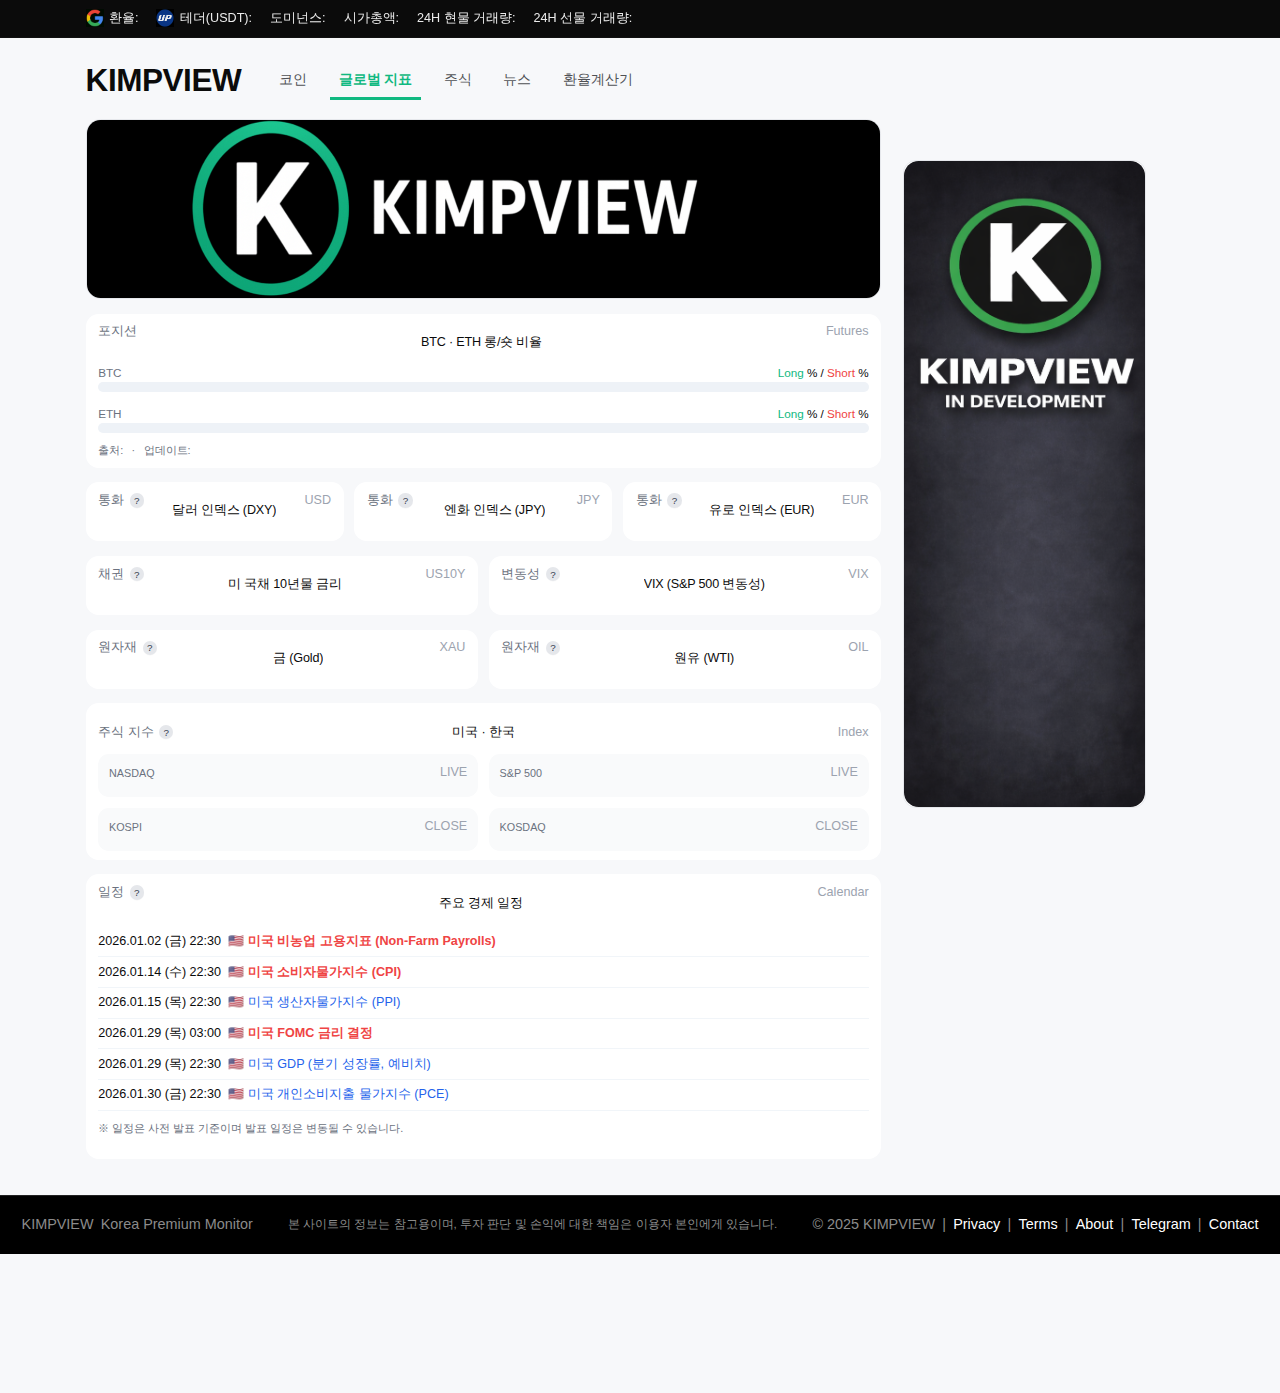
<file: stats.html>
<!doctype html>
<html lang="ko">
<head>
  <meta charset="utf-8">
  <title>글로벌 지표 | KIMPVIEW</title>

  <meta name="description" content="글로벌 금융 시장의 핵심 지표를 실시간으로 확인하세요. 비트코인·이더리움 롱/숏 비율, 달러 인덱스(DXY), 금리, VIX, 원자재, 주요 주가지수와 경제 일정을 한 화면에서 제공합니다.">
  <meta name="viewport" content="width=device-width, initial-scale=1.0">
  <meta name="robots" content="index, follow">
  <link rel="canonical" href="https://kimpview.com/stats.html">
  <meta property="og:type" content="website">
  <meta property="og:title" content="글로벌 지표 | KIMPVIEW">
  <meta property="og:description" content="달러 인덱스, 금리, VIX, 원자재, 글로벌 증시와 비트코인 롱/숏 비율을 한눈에 확인하세요.">
  <meta property="og:url" content="https://kimpview.com/stats.html">
  <meta property="og:image" content="https://kimpview.com/images/og.png">
  <meta property="og:image:width" content="1200">
  <meta property="og:image:height" content="630"> 

  <meta name="twitter:card" content="summary_large_image">
  <meta name="twitter:title" content="글로벌 지표 | KIMPVIEW">
  <meta name="twitter:description" content="달러·금리·VIX·증시·BTC 롱/숏 비율까지 실시간 글로벌 지표 모니터링">
  <meta name="twitter:image" content="https://kimpview.com/images/og.png">  
 
  <link rel="icon" href="favicon.ico">
  <link rel="stylesheet" href="style.css?v=6">
  <script async src="https://pagead2.googlesyndication.com/pagead/js/adsbygoogle.js?client=ca-pub-4958885788848761"
  crossorigin="anonymous"></script>  
</head>

<body class="subPages">

  <!-- ===== TOP METRICS ===== -->
  <div class="topMetrics">
    <div class="topMetricsInner">
      <span class="metric">
        <img src="images/icons/google.png" class="metricIcon" alt="Google">
        환율: <strong id="fxKRW"></strong>
      </span>

      <span class="metric">
        <img src="images/icons/upbit.png" class="metricIcon" alt="Upbit">
        테더(USDT): <strong id="usdtKRW"></strong>
      </span>

      <span class="metric">도미넌스: <strong id="btcDominance"></strong></span>
      <span class="metric metricHide980">시가총액: <strong id="totalMcap"></strong></span>
      <span class="metric metricHide980">24H 현물 거래량: <strong id="spotVolume"></strong></span>
      <span class="metric metricHide980">24H 선물 거래량: <strong id="derivVolume"></strong></span>
    </div>
  </div>

  <div class="wrap">

    <!-- ===== HEADER ===== -->
    <header class="topbar">
      <div class="headerLeft">
        <div class="logo">
          <a href="index.html">KIMPVIEW</a>
        </div>

        <nav class="topnav" aria-label="상단 메뉴">
          <a href="index.html">코인</a>
          <a href="stats.html" class="active">글로벌 지표</a>
          <a href="stocks.html">주식</a>
          <a href="news.html">뉴스</a>
          <a href="fx.html">환율계산기</a>
        </nav>
      </div>
    </header>

    <div class="layout">

      <main class="main">
          <h1 class="visually-hidden">달러·금리·VIX·증시·비트코인 롱숏 비율 글로벌 지표</h1> 
          <a href="#" class="mainBanner" aria-label="메인 배너">
          <img src="images/main_banner.png" alt="메인 프로모션 배너">
        </a>

        <section class="statsDashboard">

          <section class="statsBox statsBox--longshort">
            <div class="statsBoxHead">
              <div class="statsBoxMeta">포지션</div>
              <h2 class="statsBoxTitle">BTC · ETH 롱/숏 비율</h2>
              <div class="statsBoxTag">Futures</div>
            </div>

            <div class="lsGroup">
              <div class="lsRow">
                <div class="lsRowTop">
                  <span class="lsSymbol">BTC</span>
                  <span class="lsText">
                    <span class="lsLongLabel">Long</span> <strong id="btcLong"></strong>% /
                    <span class="lsShortLabel">Short</span> <strong id="btcShort"></strong>%
                  </span>
                </div>
                <div class="lsBar">
                  <div id="btcBarLong" class="lsBarLong"></div>
                  <div id="btcBarShort" class="lsBarShort"></div>
                </div>
              </div>

              <div class="lsRow">
                <div class="lsRowTop">
                  <span class="lsSymbol">ETH</span>
                  <span class="lsText">
                    <span class="lsLongLabel">Long</span> <strong id="ethLong"></strong>% /
                    <span class="lsShortLabel">Short</span> <strong id="ethShort"></strong>%
                  </span>
                </div>
                <div class="lsBar">
                  <div id="ethBarLong" class="lsBarLong"></div>
                  <div id="ethBarShort" class="lsBarShort"></div>
                </div>
              </div>
            </div>

            <div class="statsBoxFoot">
              <span>출처: <span id="lsSource"></span></span>
              <span class="dot">·</span>
              <span>업데이트: <span id="lsAsOf"></span></span>
            </div>
          </section>

          <div class="statsGrid statsGrid--top">

            <section class="statsBox statsBox--dxy">
              <div class="statsBoxHead">
                <div class="statsBoxMeta">통화
                   <button class="infoBtn">?</button>
                   <div class="tooltipBox">
                  <strong>출처:</strong> Yahoo Finance<br>
                  <strong>갱신주기:</strong> 5분<br>
                  <strong>기준:</strong> 현물 환율 (Spot)<br><br>
                  · DXY는 달러의 상대적 강도를 나타내는 지표입니다.<br>
                </div>
                </div>
                <h2 class="statsBoxTitle">달러 인덱스 (DXY)</h2>
                <div class="statsBoxTag">USD</div>
              </div>

              <div class="statsValueRow">
                <div class="statsValue" id="dxyValue"></div>
                <div class="statsChange" id="dxyChange"></div>
              </div>
            </section>

            <section class="statsBox statsBox--jpy">
              <div class="statsBoxHead">
                <div class="statsBoxMeta">
                  통화
                  <button class="infoBtn">?</button>

                  <div class="tooltipBox">
                    <strong>출처:</strong> Yahoo Finance<br>
                    <strong>갱신주기:</strong> 5분<br>
                    <strong>기준:</strong> USD/JPY 환율 기반<br><br>
                    · 엔화 인덱스는 달러 대비 엔화의 상대적 강도를 나타냅니다.<br>
                    · 수치가 상승할수록 엔화 약세를 의미합니다.<br>
                  </div>
                </div>

                <h2 class="statsBoxTitle">엔화 인덱스 (JPY)</h2>
                <div class="statsBoxTag">JPY</div>
              </div>

              <div class="statsValueRow">
                <div class="statsValue" id="jpyxValue"></div>
                <div class="statsChange" id="jpyxChange"></div>
              </div>
            </section>

          <section class="statsBox statsBox--eur">
            <div class="statsBoxHead">
              <div class="statsBoxMeta">
                통화
                <button class="infoBtn">?</button>

                <div class="tooltipBox">
                  <strong>출처:</strong> Yahoo Finance<br>
                  <strong>갱신주기:</strong> 5분<br>
                  <strong>기준:</strong> EUR/USD 환율 기반<br><br>
                  · 유로 인덱스는 달러 대비 유로화의 상대적 강도를 나타냅니다.<br>
                  · 수치가 상승할수록 유로 강세를 의미합니다.<br>
                </div>
              </div>

              <h2 class="statsBoxTitle">유로 인덱스 (EUR)</h2>
              <div class="statsBoxTag">EUR</div>
            </div>

            <div class="statsValueRow">
              <div class="statsValue" id="eurxValue"></div>
              <div class="statsChange" id="eurxChange"></div>
            </div>
          </section>

          </div>

          <div class="statsGrid statsGrid--rates2">

          <section class="statsBox statsBox--us10y">
            <div class="statsBoxHead">
              <div class="statsBoxMeta">
                채권
                <button class="infoBtn">?</button>

                <div class="tooltipBox">
                  <strong>출처:</strong> Yahoo Finance<br>
                  <strong>갱신주기:</strong> 5분<br>
                  <strong>기준:</strong> 미국 국채 10년물 수익률 (%)<br><br>
                  · 장기 금리는 인플레이션·경기 전망을 반영합니다.<br>
                  · 금리 상승은 긴축·위험자산 부담 요인으로 해석됩니다.<br>
                  · 비거래 시간에는 마지막 종가 기준으로 표시됩니다.
                </div>
              </div>

              <h2 class="statsBoxTitle">미 국채 10년물 금리</h2>
              <div class="statsBoxTag">US10Y</div>
            </div>

            <div class="statsValueRow">
              <div class="statsValue mono" id="us10yValue"></div>
              <div class="statsChange" id="us10yChange"></div>
            </div>
          </section>

          <section class="statsBox statsBox--vix">
            <div class="statsBoxHead">
              <div class="statsBoxMeta">
                변동성
                <button class="infoBtn">?</button>

                <div class="tooltipBox">
                  <strong>출처:</strong> Yahoo Finance<br>
                  <strong>갱신주기:</strong> 5분<br>
                  <strong>기준:</strong> S&P 500 옵션 변동성 지수<br><br>
                  · VIX는 시장의 공포 수준을 나타내는 지표입니다.<br>
                  · 수치 상승은 위험회피 심리 강화로 해석됩니다.<br>
                  · 일반적으로 주식 시장과 역상관 관계를 가집니다.<br>
                </div>
              </div>

              <h2 class="statsBoxTitle">VIX (S&P 500 변동성)</h2>
              <div class="statsBoxTag">VIX</div>
            </div>

            <div class="statsValueRow">
              <div class="statsValue mono" id="vixValue"></div>
              <div class="statsChange" id="vixChange"></div>
            </div>
          </section>

          </div>

          <div class="statsGrid statsGrid--commodities">
          <section class="statsBox statsBox--gold">
            <div class="statsBoxHead">
              <div class="statsBoxMeta">
                원자재
                <button class="infoBtn">?</button>

                <div class="tooltipBox">
                  <strong>출처:</strong> Yahoo Finance<br>
                  <strong>갱신주기:</strong> 15분<br>
                  <strong>기준:</strong> 금 현물 가격 (XAUUSD)<br><br>
                  · 금은 대표적인 안전자산으로 분류됩니다.<br>
                  · 인플레이션, 지정학적 리스크 상승 시 선호됩니다.<br>
                  · 달러 가치 및 실질금리와 역상관 관계를 가집니다.<br>
                </div>
              </div>

              <h2 class="statsBoxTitle">금 (Gold)</h2>
              <div class="statsBoxTag">XAU</div>
            </div>

            <div class="statsValueRow">
              <div class="statsValue mono" id="goldValue"></div>
              <div class="statsChange" id="goldChange"></div>
            </div>
          </section>

          <section class="statsBox statsBox--oil">
            <div class="statsBoxHead">
              <div class="statsBoxMeta">
                원자재
                <button class="infoBtn">?</button>

                <div class="tooltipBox">
                  <strong>출처:</strong> Yahoo Finance<br>
                  <strong>갱신주기:</strong> 5분<br>
                  <strong>기준:</strong> WTI 원유 선물 가격 (CL=F)<br><br>
                  · WTI는 미국 기준 원유 가격 지표입니다.<br>
                  · 글로벌 경기 전망과 인플레이션 기대를 반영합니다.<br>
                  · 중동 정세, OPEC 정책, 재고 발표에 민감합니다.
                </div>
              </div>

              <h2 class="statsBoxTitle">원유 (WTI)</h2>
              <div class="statsBoxTag">OIL</div>
            </div>

            <div class="statsValueRow">
              <div class="statsValue mono" id="wtiValue"></div>
              <div class="statsChange" id="wtiChange"></div>
            </div>
          </section>
          </div>

          <section class="statsBox statsBox--equity">
            <div class="statsBoxHead">
              <div class="statsBoxMeta">
                주식 지수
                <button class="infoBtn">?</button>

                <div class="tooltipBox">
                  <strong>출처:</strong> Yahoo Finance<br>
                  <strong>갱신주기:</strong> 5분<br>
                  <strong>기준:</strong> 각국 대표 주가지수 (현물 기준)<br><br>

                  · 주식 지수는 해당 국가 증시 전반의 흐름을 나타냅니다.<br>
                  · 장중에는 실시간에 가깝게, 장마감 후에는 종가 기준으로 유지됩니다.<br>
                  · 글로벌 지수는 환율·금리·매크로 지표의 영향을 받습니다.
                </div>
              </div>

              <h2 class="statsBoxTitle">미국 · 한국</h2>
              <div class="statsBoxTag">Index</div>
            </div>

            <div class="indexGrid">

              <div class="indexCard">
                <div class="indexTop">
                  <span>NASDAQ</span>
                  <span id="nasdaqTag"></span>
                </div>
                <div class="indexRow">
                  <div class="indexValue mono" id="nasdaqValue"></div>
                  <div class="indexChange" id="nasdaqChange"></div>
                </div>
              </div>

              <div class="indexCard">
                <div class="indexTop">
                  <span>S&P 500</span>
                  <span id="spxTag"></span>
                </div>
                <div class="indexRow">
                  <div class="indexValue" id="spxValue"></div>
                  <div class="indexChange" id="spxChange"></div>
                </div>
              </div>

              <div class="indexCard">
                <div class="indexTop">
                  <span>KOSPI</span>
                  <span id="kospiTag"></span>
                </div>
                <div class="indexRow">
                  <div class="indexValue mono" id="kospiValue"></div>
                  <div class="indexChange" id="kospiChange"></div>
                </div>
              </div>

              <div class="indexCard">
                <div class="indexTop">
                  <span>KOSDAQ</span>
                  <span id="kosdaqTag"></span>
                </div>
                <div class="indexRow">
                  <div class="indexValue mono" id="kosdaqValue"></div>
                  <div class="indexChange" id="kosdaqChange"></div>
                </div>
              </div>

            </div>
          </section>

          <section class="statsBox statsBox--calendar">
          <div class="statsBoxHead">
            <div class="statsBoxMeta">
              일정
              <button class="infoBtn">?</button>

              <div class="tooltipBox">
                <strong>출처:</strong> Investing / ForexFactory<br>
                <strong>기준:</strong> 발표 시간 (KST)<br><br>
                · 주요 경제지표 발표 일정입니다.<br>
                · 실제 수치는 발표 시점에 반영됩니다.<br>
                · 변동성 높은 이벤트는 시장에 즉각적 영향을 줄 수 있습니다.
              </div>
            </div>

            <h2 class="statsBoxTitle">주요 경제 일정</h2>
            <div class="statsBoxTag">Calendar</div>
          </div>

          <ul class="calendarList">

          <li class="calendarItem high" data-datetime="2026-01-02T22:30">
            <div class="calDateTime">2026.01.02 (금) 22:30</div>
            <div class="calMain">
              <span class="calCountry">🇺🇸</span>
              <span class="calTitle">미국 비농업 고용지표 (Non-Farm Payrolls)</span>
            </div>
          </li>

          <li class="calendarItem high" data-datetime="2026-01-14T22:30">
            <div class="calDateTime">2026.01.14 (수) 22:30</div>
            <div class="calMain">
              <span class="calCountry">🇺🇸</span>
              <span class="calTitle">미국 소비자물가지수 (CPI)</span>
            </div>
          </li>

          <li class="calendarItem medium" data-datetime="2026-01-15T22:30">
            <div class="calDateTime">2026.01.15 (목) 22:30</div>
            <div class="calMain">
              <span class="calCountry">🇺🇸</span>
              <span class="calTitle">미국 생산자물가지수 (PPI)</span>
            </div>
          </li>

          <li class="calendarItem high" data-datetime="2026-01-29T03:00">
            <div class="calDateTime">2026.01.29 (목) 03:00</div>
            <div class="calMain">
              <span class="calCountry">🇺🇸</span>
              <span class="calTitle">미국 FOMC 금리 결정</span>
            </div>
          </li>

          <li class="calendarItem medium" data-datetime="2026-01-29T22:30">
            <div class="calDateTime">2026.01.29 (목) 22:30</div>
            <div class="calMain">
              <span class="calCountry">🇺🇸</span>
              <span class="calTitle">미국 GDP (분기 성장률, 예비치)</span>
            </div>
          </li>

          <li class="calendarItem medium" data-datetime="2026-01-30T22:30">
            <div class="calDateTime">2026.01.30 (금) 22:30</div>
            <div class="calMain">
              <span class="calCountry">🇺🇸</span>
              <span class="calTitle">미국 개인소비지출 물가지수 (PCE)</span>
            </div>
          </li>

          <div class="statsBoxFoot">
            ※ 일정은 사전 발표 기준이며 발표 일정은 변동될 수 있습니다.
          </div>
        </section>

      </main>

      <aside class="side">
        <div class="banner bannerTall">
          <img src="images/indevelopmentright.png" alt="KIMPVIEW 배너">
        </div>
      </aside>

    </div>
  </div>
  
  <section class="visually-hidden">
    <h2>글로벌 시장 지표 안내</h2>
    <p>
      본 페이지는 시장 상황을 파악할 수 있는 글로벌 지표를 요약해 제공합니다.
      시가총액, 도미넌스 등 주요 지표를 통해 시장 흐름을 참고할 수 있습니다.
      제공되는 정보는 참고용이며 실제 투자 결과를 보장하지 않습니다.
    </p>
  </section>

  <footer class="footer">
    <div class="footer-inner">
      <div class="footer-left">
        <span class="footer-title">KIMPVIEW</span>
        <span class="footer-desc">Korea Premium Monitor</span>
      </div>

      <div class="footer-center">
        본 사이트의 정보는 참고용이며, 투자 판단 및 손익에 대한 책임은 이용자 본인에게 있습니다.<br>
      </div>

      <div class="footer-right">
        <span>© 2025 KIMPVIEW</span>
        <span class="footer-divider">|</span>

        <a href="privacy.html" class="footer-link">Privacy</a>
        <span class="footer-divider">|</span>

        <a href="terms.html" class="footer-link">Terms</a>
        <span class="footer-divider">|</span>

        <a href="about.html" class="footer-link">About</a>
        <span class="footer-divider">|</span>

        <a href="https://t.me/KIMPVIEW" target="_blank" class="footer-link">Telegram</a>
        <span class="footer-divider">|</span>
        <a
          href="https://mail.google.com/mail/?view=cm&to=kimpviewcs@gmail.com"
          target="_blank"
          rel="noopener"
          class="footer-link"
        >
          Contact
        </a>
        
      </div>
    </div>
  </footer>
  
  <script src="topmetrics.js?v=1"></script>

  <script src="stats.js?v=999"></script>

</body>
</html>
</file>
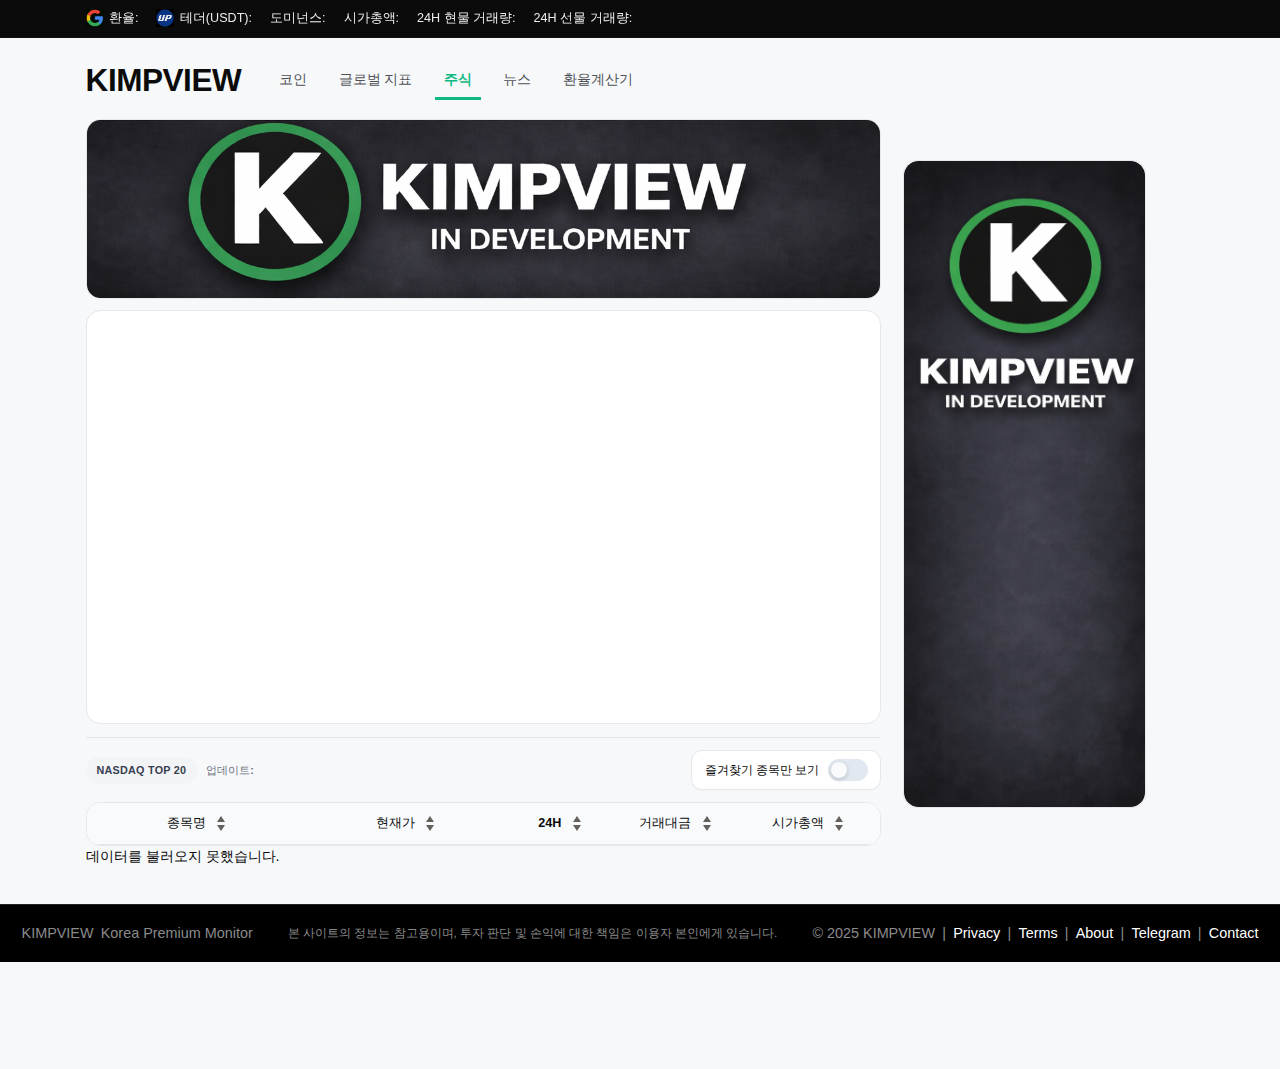
<file: stocks.html>
<!doctype html>
<html lang="ko">
<head>
  <meta charset="utf-8">
  <meta name="viewport" content="width=device-width, initial-scale=1.0">

  <title>미국 주식 실시간 | NASDAQ TOP 20 · KIMPVIEW</title>

  <meta name="description" content="NASDAQ TOP 20 주요 종목의 현재가, 24시간 등락률, 시가총액·거래대금을 한 화면에서 확인하세요. 즐겨찾기 필터와 차트까지 제공합니다.">
  <meta name="robots" content="index, follow">
  <link rel="canonical" href="https://kimpview.com/stocks.html">

  <meta property="og:type" content="website">
  <meta property="og:title" content="미국 주식 실시간 | KIMPVIEW">
  <meta property="og:description" content="NASDAQ TOP 20 주요 종목의 현재가, 24시간 등락률, 시총·거래대금을 한 화면에서 확인하세요.">
  <meta property="og:url" content="https://kimpview.com/stocks.html">
  <meta property="og:image" content="https://kimpview.com/images/og.png">
  <meta property="og:image:width" content="1200">
  <meta property="og:image:height" content="630">    

  <meta name="twitter:card" content="summary_large_image">
  <meta name="twitter:title" content="미국 주식 실시간 | KIMPVIEW">
  <meta name="twitter:description" content="NASDAQ TOP 20 주요 종목의 현재가, 24시간 등락률, 시총·거래대금을 한 화면에서 확인하세요.">
  <meta name="twitter:image" content="https://kimpview.com/images/og.png">
    
  <link rel="icon" href="favicon.ico">
  <link rel="stylesheet" href="style.css?v=6">
  <script async src="https://pagead2.googlesyndication.com/pagead/js/adsbygoogle.js?client=ca-pub-4958885788848761"
  crossorigin="anonymous"></script>  
</head>

<body class="subPages stocksPage">

  <!-- ===== TOP METRICS (same as coins) ===== -->
  <div class="topMetrics">
    <div class="topMetricsInner">
      <span class="metric">
        <img src="images/icons/google.png" class="metricIcon" alt="Google">
        환율: <strong id="fxKRW"></strong>
      </span>

      <span class="metric">
        <img src="images/icons/upbit.png" class="metricIcon" alt="Upbit">
        테더(USDT): <strong id="usdtKRW"></strong>
      </span>

      <span class="metric">도미넌스: <strong id="btcDominance"></strong></span>
      <span class="metric metricHide980">시가총액: <strong id="totalMcap"></strong></span>
      <span class="metric metricHide980">24H 현물 거래량: <strong id="spotVolume"></strong></span>
      <span class="metric metricHide980">24H 선물 거래량: <strong id="derivVolume"></strong></span>
    </div>
  </div>

  <div class="wrap">

    <!-- ===== HEADER (same as coins) ===== -->
    <header class="topbar">
      <div class="headerLeft">
      <div class="logo"><a href="index.html">KIMPVIEW</a></div>

        <nav class="topnav" aria-label="상단 메뉴">
          <a href="index.html">코인</a>
          <a href="stats.html">글로벌 지표</a>
          <a href="stocks.html" class="active">주식</a>
          <a href="news.html">뉴스</a>
          <a href="fx.html">환율계산기</a>
        </nav>
      </div>
    </header>

    <div class="layout">

      <!-- ===== MAIN ===== -->
      <main class="main">
        <h1 class="visually-hidden">미국 주식 실시간: NASDAQ TOP 20 현재가·등락률·시가총액</h1>
        <a href="#" class="mainBanner" aria-label="메인 배너">
          <img src="images/indevelopmentmain.png" alt="메인 프로모션 배너">
        </a>

        <!-- TradingView Chart (same frame as coins) -->
        <div class="chartBox" id="chartBox">
          <div id="tradingview_main_chart" style="height:100%;width:100%;"></div>
        </div>

        <hr>

        <!-- ===== CONTROLS (coins-like layout) ===== -->
        <div class="controlsBar">

          <div class="searchRow">
            <div class="marketBox">
              <span class="marketValue">NASDAQ TOP 20</span>
            </div>

            <span class="stocksUpdatedAt">
              업데이트: <span id="stocksUpdatedAt"></span>
            </span>
          </div>

          <div class="favTop favTop--inline">
            <span>즐겨찾기 종목만 보기</span>
            <label class="switch switch--gold" aria-label="관심종목 필터">
              <input type="checkbox" id="favoriteOnlyInline">
              <span class="slider"></span>
            </label>
          </div>

        </div>

        <!-- ===== TABLE (coins-like tableWrap) ===== -->
        <div class="tableWrap">
          <table class="table marketTable">
            <colgroup>
              <col class="col-coin">
              <col class="col-price">
              <col class="col-ch24">
              <col class="col-mcap col-hide-980">
              <col class="col-vol col-hide-980">
            </colgroup>

            <thead>
              <tr>
                <th class="sortable th-coin" data-sort="name">
                  <span class="thLabel">종목명
                    <span class="thArrows"><i class="up"></i><i class="down"></i></span>
                  </span>
                </th>

                <th class="sortable th-price" data-sort="price">
                  <span class="thLabel">현재가
                    <span class="thArrows"><i class="up"></i><i class="down"></i></span>
                  </span>
                </th>

                <th class="sortable th-ch24" data-sort="change">
                  <span class="thLabel">24H
                    <span class="thArrows"><i class="up"></i><i class="down"></i></span>
                  </span>
                </th>

                <th class="sortable th-vol col-hide-980" data-sort="volume">
                  <span class="thLabel">거래대금
                    <span class="thArrows"><i class="up"></i><i class="down"></i></span>
                  </span>
                </th>

                <th class="sortable th-mcap col-hide-980" data-sort="mcap">
                  <span class="thLabel">시가총액
                    <span class="thArrows"><i class="up"></i><i class="down"></i></span>
                  </span>
                </th>
                                  
              </tr>
            </thead>

            <!-- stocks.js에서 tr들을 여기 렌더 -->
            <tbody id="stocksTableBody"></tbody>
          </table>
        </div>

        <!-- status -->
        <div id="stocksStatus" class="stocksStatus" style="display:none;"></div>

      </main>

      <!-- ===== SIDE (same layout idea) ===== -->
      <aside class="side">
        <div class="banner bannerTall">
          <img src="images/indevelopmentright.png" alt="KIMPVIEW 배너">
        </div>
      </aside>

    </div>
  </div>

  <footer class="footer">
    <div class="footer-inner">
      <div class="footer-left">
        <span class="footer-title">KIMPVIEW</span>
        <span class="footer-desc">Korea Premium Monitor</span>
      </div>

      <div class="footer-center">
        본 사이트의 정보는 참고용이며, 투자 판단 및 손익에 대한 책임은 이용자 본인에게 있습니다.<br>
      </div>

      <div class="footer-right">
        <span>© 2025 KIMPVIEW</span>
        <span class="footer-divider">|</span>

        <a href="privacy.html" class="footer-link">Privacy</a>
        <span class="footer-divider">|</span>

        <a href="terms.html" class="footer-link">Terms</a>
        <span class="footer-divider">|</span>

        <a href="about.html" class="footer-link">About</a>
        <span class="footer-divider">|</span>

        <a href="https://t.me/KIMPVIEW" target="_blank" class="footer-link">Telegram</a>
        <span class="footer-divider">|</span>

        <a href="mailto:kimpviewcs@gmail.com" class="footer-link">Contact</a>
      </div>
    </div>
  </footer>

  <!-- ===== SCRIPTS ===== -->
  <script src="https://s3.tradingview.com/tv.js" defer></script>
  <script src="topmetrics.js?v=1" defer></script>
  <script src="stocks.js?v=1" defer></script>

</body>
</html>
</file>
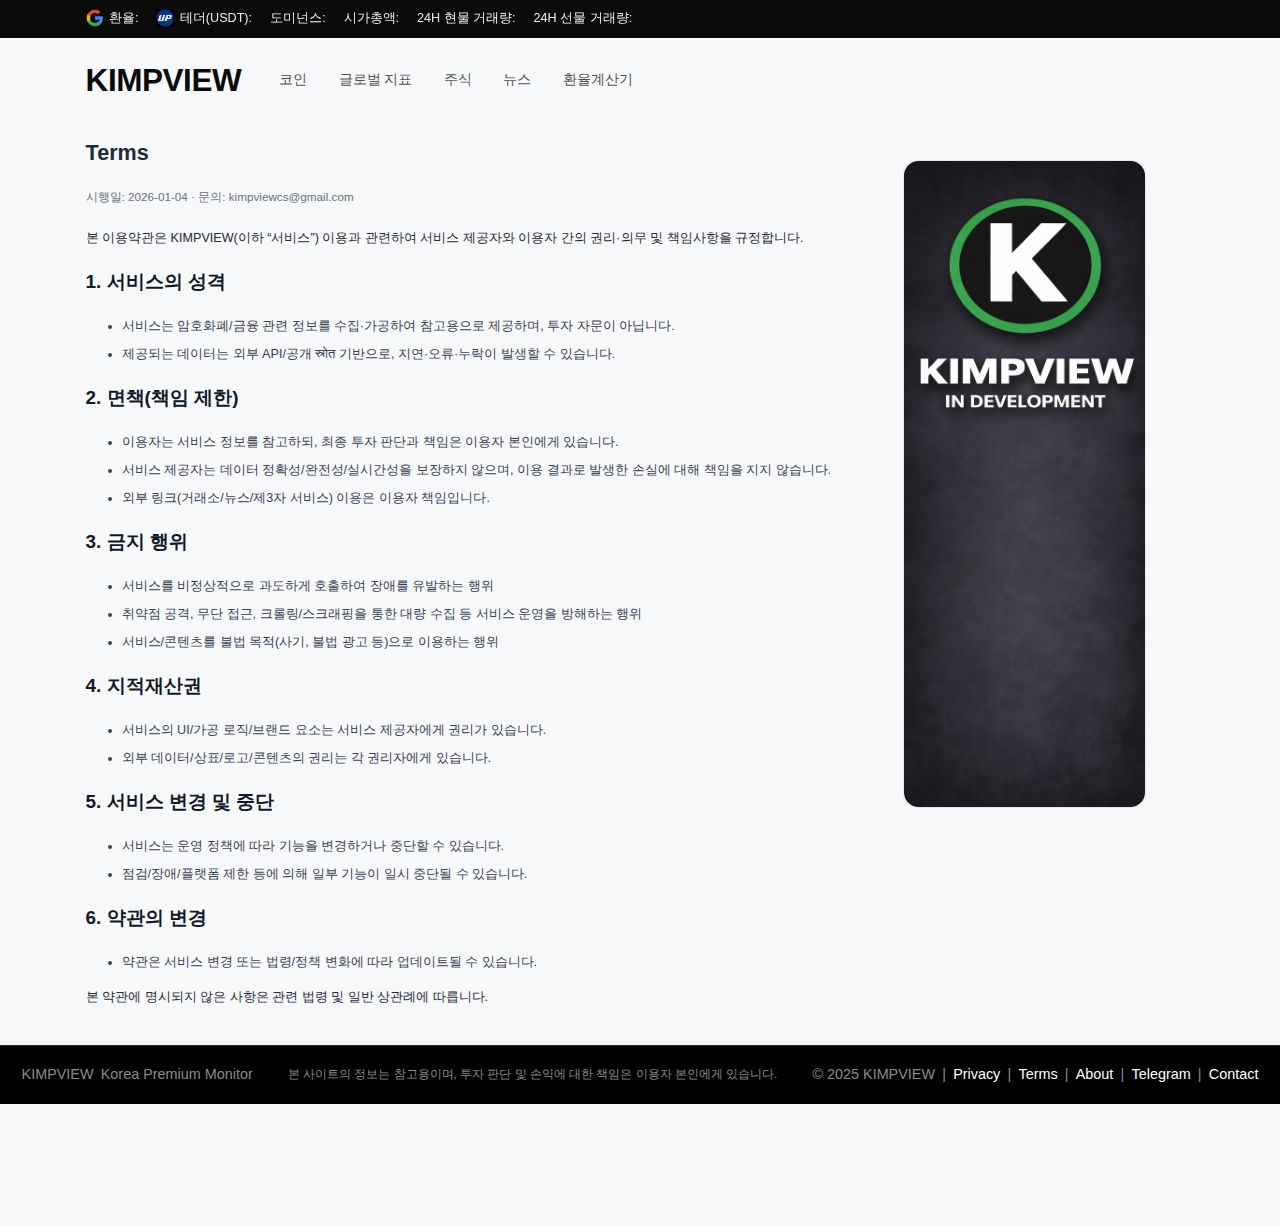
<file: terms.html>
<!doctype html>
<html lang="ko">
<head>
  <meta charset="utf-8">
  <meta name="viewport" content="width=device-width, initial-scale=1.0">

  <title>이용약관 | KIMPVIEW</title>
  <meta name="description" content="KIMPVIEW 이용약관 안내 페이지입니다.">
  <meta name="robots" content="index, follow">
  <link rel="canonical" href="https://kimpview.com/terms.html">

  <meta property="og:type" content="website">
  <meta property="og:title" content="이용약관 | KIMPVIEW">
  <meta property="og:description" content="KIMPVIEW 이용약관 안내 페이지입니다.">
  <meta property="og:url" content="https://kimpview.com/terms.html">
  <meta property="og:image" content="https://kimpview.com/images/og.png">
  <meta property="og:image:width" content="1200">
  <meta property="og:image:height" content="630">

  <meta name="twitter:card" content="summary_large_image">
  <meta name="twitter:title" content="이용약관 | KIMPVIEW">
  <meta name="twitter:description" content="KIMPVIEW 이용약관 안내 페이지입니다.">
  <meta name="twitter:image" content="https://kimpview.com/images/og.png">

  <link rel="icon" href="favicon.ico">
  <link rel="stylesheet" href="style.css?v=6">
  <script async src="https://pagead2.googlesyndication.com/pagead/js/adsbygoogle.js?client=ca-pub-4958885788848761"
  crossorigin="anonymous"></script>  

  <style>
    body {
      background: #ffffff;
      color: #1f2937;
    }

    .policyWrap {
      max-width: 920px;
      margin: 40px auto;
      padding: 0 20px;
    }

    .policyBody {
      font-size: 14px;
      line-height: 1.8;
      color: #1f2937;
    }

    .policyBody h1,
    .policyBody h2 {
      color: #111827;
    }

    .policyBody li {
      color: #374151;
      margin-bottom: 6px;
    }

    .policyMeta {
      color: #6b7280;
      font-size: 13px;
      margin-bottom: 24px;
    }
  </style>
</head>

<body class="subPages">

  <!-- ===== TOP METRICS ===== -->
  <div class="topMetrics">
    <div class="topMetricsInner">
      <span class="metric">
        <img src="images/icons/google.png" class="metricIcon" alt="Google">
        환율: <strong id="fxKRW"></strong>
      </span>

      <span class="metric">
        <img src="images/icons/upbit.png" class="metricIcon" alt="Upbit">
        테더(USDT): <strong id="usdtKRW"></strong>
      </span>

      <span class="metric">도미넌스: <strong id="btcDominance"></strong></span>
      <span class="metric metricHide980">시가총액: <strong id="totalMcap"></strong></span>
      <span class="metric metricHide980">24H 현물 거래량: <strong id="spotVolume"></strong></span>
      <span class="metric metricHide980">24H 선물 거래량: <strong id="derivVolume"></strong></span>
    </div>
  </div>

  <div class="wrap">

    <!-- ===== HEADER ===== -->
    <header class="topbar">
      <div class="headerLeft">
        <div class="logo">
          <a href="index.html">KIMPVIEW</a>
        </div>

        <nav class="topnav" aria-label="상단 메뉴">
          <a href="index.html">코인</a>
          <a href="stats.html">글로벌 지표</a>
          <a href="stocks.html">주식</a>
          <a href="news.html">뉴스</a>
          <a href="fx.html">환율계산기</a>
        </nav>
      </div>
    </header>

    <div class="layout">

      <main class="main">
        <h1 class="visually-hidden">이용약관</h1>

        <section class="card policyCard">
          <h2 class="policyTitle">Terms</h2>
          <div class="policyMeta">
            시행일: 2026-01-04 · 문의: <a href="mailto:kimpviewcs@gmail.com" style="color:#6b7280;">kimpviewcs@gmail.com</a>
          </div>

          <div class="policyBody">
            <p>
              본 이용약관은 KIMPVIEW(이하 “서비스”) 이용과 관련하여 서비스 제공자와 이용자 간의 권리·의무 및 책임사항을 규정합니다.
            </p>

            <h2>1. 서비스의 성격</h2>
            <ul>
              <li>서비스는 암호화폐/금융 관련 정보를 수집·가공하여 참고용으로 제공하며, 투자 자문이 아닙니다.</li>
              <li>제공되는 데이터는 외부 API/공개 स्रोत 기반으로, 지연·오류·누락이 발생할 수 있습니다.</li>
            </ul>

            <h2>2. 면책(책임 제한)</h2>
            <ul>
              <li>이용자는 서비스 정보를 참고하되, 최종 투자 판단과 책임은 이용자 본인에게 있습니다.</li>
              <li>서비스 제공자는 데이터 정확성/완전성/실시간성을 보장하지 않으며, 이용 결과로 발생한 손실에 대해 책임을 지지 않습니다.</li>
              <li>외부 링크(거래소/뉴스/제3자 서비스) 이용은 이용자 책임입니다.</li>
            </ul>

            <h2>3. 금지 행위</h2>
            <ul>
              <li>서비스를 비정상적으로 과도하게 호출하여 장애를 유발하는 행위</li>
              <li>취약점 공격, 무단 접근, 크롤링/스크래핑을 통한 대량 수집 등 서비스 운영을 방해하는 행위</li>
              <li>서비스/콘텐츠를 불법 목적(사기, 불법 광고 등)으로 이용하는 행위</li>
            </ul>

            <h2>4. 지적재산권</h2>
            <ul>
              <li>서비스의 UI/가공 로직/브랜드 요소는 서비스 제공자에게 권리가 있습니다.</li>
              <li>외부 데이터/상표/로고/콘텐츠의 권리는 각 권리자에게 있습니다.</li>
            </ul>

            <h2>5. 서비스 변경 및 중단</h2>
            <ul>
              <li>서비스는 운영 정책에 따라 기능을 변경하거나 중단할 수 있습니다.</li>
              <li>점검/장애/플랫폼 제한 등에 의해 일부 기능이 일시 중단될 수 있습니다.</li>
            </ul>

            <h2>6. 약관의 변경</h2>
            <ul>
              <li>약관은 서비스 변경 또는 법령/정책 변화에 따라 업데이트될 수 있습니다.</li>
            </ul>

            <div class="policyNote">
              본 약관에 명시되지 않은 사항은 관련 법령 및 일반 상관례에 따릅니다.
            </div>
          </div>
        </section>

      </main>

      <aside class="side">
        <div class="banner bannerTall">
          <img src="images/indevelopmentright.png" alt="KIMPVIEW 배너">
        </div>
      </aside>

    </div>
  </div>

  <footer class="footer">
    <div class="footer-inner">
      <div class="footer-left">
        <span class="footer-title">KIMPVIEW</span>
        <span class="footer-desc">Korea Premium Monitor</span>
      </div>

      <div class="footer-center">
        본 사이트의 정보는 참고용이며, 투자 판단 및 손익에 대한 책임은 이용자 본인에게 있습니다.<br>
      </div>

      <div class="footer-right">
        <span>© 2025 KIMPVIEW</span>
        <span class="footer-divider">|</span>

        <a href="privacy.html" class="footer-link">Privacy</a>
        <span class="footer-divider">|</span>

        <a href="terms.html" class="footer-link">Terms</a>
        <span class="footer-divider">|</span>

        <a href="about.html" class="footer-link">About</a>
        <span class="footer-divider">|</span>

        <a href="https://t.me/KIMPVIEW" target="_blank" class="footer-link">Telegram</a>
        <span class="footer-divider">|</span>

        <a href="mailto:kimpviewcs@gmail.com" class="footer-link">Contact</a>
      </div>
    </div>
  </footer>

  <script src="topmetrics.js?v=1" defer></script>
</body>
</html>
</file>
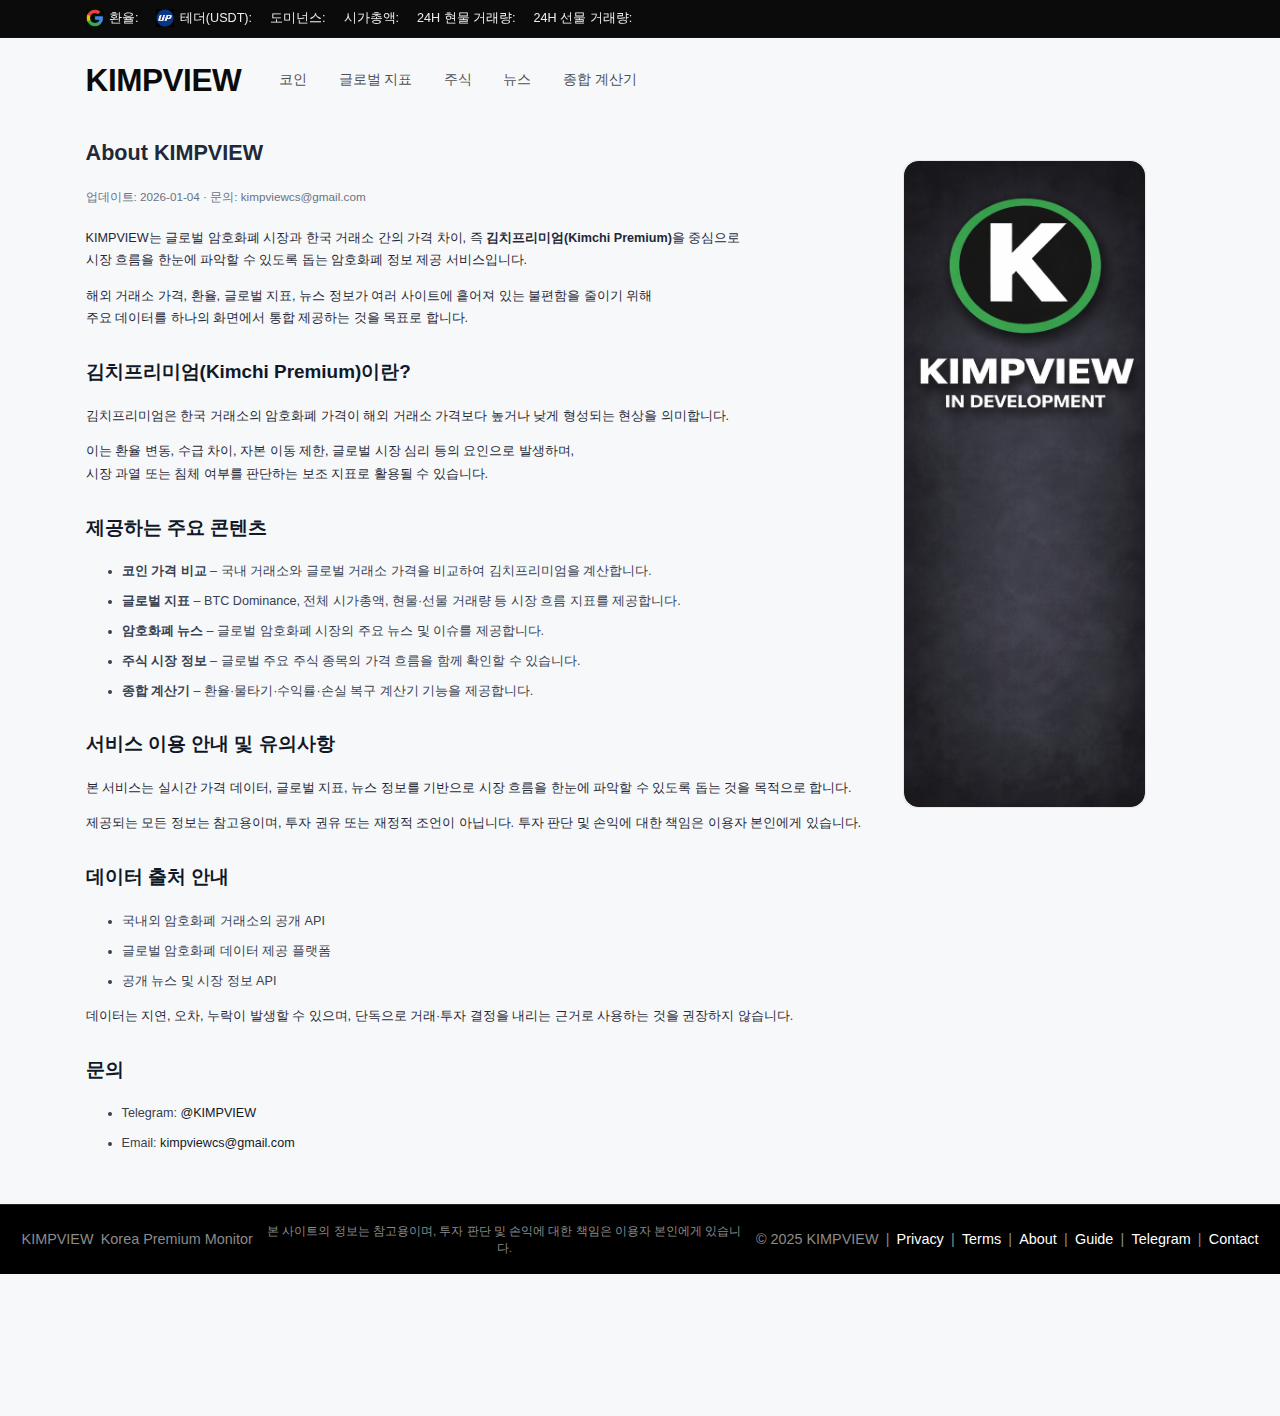
<file: html/about.html>
<!-- about.html (최종본) -->
<!doctype html>
<html lang="ko">
<head>
  <meta charset="utf-8">
  <meta name="viewport" content="width=device-width, initial-scale=1.0">

  <title>About | KIMPVIEW</title>
  <meta name="description" content="KIMPVIEW는 김치프리미엄을 중심으로 글로벌 암호화폐 시장 흐름을 제공하는 정보 서비스입니다.">
  <meta name="robots" content="index, follow">
  <link rel="canonical" href="https://kimpview.com/about.html">

  <meta property="og:type" content="website">
  <meta property="og:title" content="About | KIMPVIEW">
  <meta property="og:description" content="김치프리미엄, 글로벌 지표, 뉴스, 주식, 환율 정보를 제공하는 KIMPVIEW 소개 페이지입니다.">
  <meta property="og:url" content="https://kimpview.com/about.html">
  <meta property="og:image" content="https://kimpview.com/images/og.png">
  <meta property="og:image:width" content="1200">
  <meta property="og:image:height" content="630">

  <meta name="twitter:card" content="summary_large_image">
  <meta name="twitter:title" content="About | KIMPVIEW">
  <meta name="twitter:description" content="김치프리미엄 기반 암호화폐 시장 정보 서비스 KIMPVIEW">
  <meta name="twitter:image" content="https://kimpview.com/images/og.png">

  <link rel="icon" href="/favicon.ico?v=3" sizes="any">
  <link rel="icon" type="image/x-icon" href="/favicon-48.ico?v=3" sizes="48x48">
  <link rel="apple-touch-icon" href="/apple-touch-icon.png?v=3" sizes="180x180"> 
  <link rel="stylesheet" href="../style.css?v=6">

  <script async src="https://pagead2.googlesyndication.com/pagead/js/adsbygoogle.js?client=ca-pub-4958885788848761"
    crossorigin="anonymous"></script>

  <style>
    body {
      background: #ffffff;
      color: #1f2937;
    }
    .policyWrap {
      max-width: 920px;
      margin: 40px auto;
      padding: 0 20px;
    }
    .policyBody {
      font-size: 14px;
      line-height: 1.8;
      color: #1f2937;
    }
    .policyBody h1,
    .policyBody h2 {
      color: #111827;
      margin-top: 28px;
    }
    .policyBody li {
      color: #374151;
      margin-bottom: 8px;
    }
    .policyMeta {
      color: #6b7280;
      font-size: 13px;
      margin-bottom: 24px;
    }
  </style>
</head>

<body class="subPages">

  <div class="topMetrics">
    <div class="topMetricsInner">
      <span class="metric">
        <img src="../images/icons/google.png" class="metricIcon" alt="Google">
        환율: <strong id="fxKRW"></strong>
      </span>
      <span class="metric">
        <img src="../images/icons/upbit.png" class="metricIcon" alt="Upbit">
        테더(USDT): <strong id="usdtKRW"></strong>
      </span>
      <span class="metric">도미넌스: <strong id="btcDominance"></strong></span>
      <span class="metric metricHide980">시가총액: <strong id="totalMcap"></strong></span>
      <span class="metric metricHide980">24H 현물 거래량: <strong id="spotVolume"></strong></span>
      <span class="metric metricHide980">24H 선물 거래량: <strong id="derivVolume"></strong></span>
    </div>
  </div>

  <div class="wrap">

    <header class="topbar">
      <div class="headerLeft">
        <div class="logo">
          <a href="../index.html">KIMPVIEW</a>
        </div>

        <nav class="topnav" aria-label="상단 메뉴">
          <a href="../index.html">코인</a>
          <a href="stats.html">글로벌 지표</a>
          <a href="stocks.html">주식</a>
          <a href="news.html">뉴스</a>
          <a href="fx.html">종합 계산기</a>
        </nav>
      </div>
    </header>

    <div class="layout">

      <main class="main">
        <h1 class="visually-hidden">About</h1>

        <section class="card policyCard">
          <h2 class="policyTitle">About KIMPVIEW</h2>
          <div class="policyMeta">
            업데이트: 2026-01-04 · 문의:
            <a href="mailto:kimpviewcs@gmail.com" style="color:#6b7280;">kimpviewcs@gmail.com</a>
          </div>

          <div class="policyBody">

            <p>
              KIMPVIEW는 글로벌 암호화폐 시장과 한국 거래소 간의 가격 차이,
              즉 <strong>김치프리미엄(Kimchi Premium)</strong>을 중심으로
              <br>시장 흐름을 한눈에 파악할 수 있도록 돕는
              암호화폐 정보 제공 서비스입니다.
            </p>

            <p>
              해외 거래소 가격, 환율, 글로벌 지표, 뉴스 정보가
              여러 사이트에 흩어져 있는 불편함을 줄이기 위해<br>
              주요 데이터를 하나의 화면에서 통합 제공하는 것을
              목표로 합니다.
            </p>

            <h2>김치프리미엄(Kimchi Premium)이란?</h2>
            <p>
              김치프리미엄은 한국 거래소의 암호화폐 가격이
              해외 거래소 가격보다 높거나 낮게 형성되는 현상을 의미합니다.
            </p>
            <p>
              이는 환율 변동, 수급 차이, 자본 이동 제한,
              글로벌 시장 심리 등의 요인으로 발생하며,
              <br>시장 과열 또는 침체 여부를 판단하는
              보조 지표로 활용될 수 있습니다.
            </p>

            <h2>제공하는 주요 콘텐츠</h2>
            <ul>
              <li><strong>코인 가격 비교</strong> – 국내 거래소와 글로벌 거래소 가격을 비교하여 김치프리미엄을 계산합니다.</li>
              <li><strong>글로벌 지표</strong> – BTC Dominance, 전체 시가총액, 현물·선물 거래량 등 시장 흐름 지표를 제공합니다.</li>
              <li><strong>암호화폐 뉴스</strong> – 글로벌 암호화폐 시장의 주요 뉴스 및 이슈를 제공합니다.</li>
              <li><strong>주식 시장 정보</strong> – 글로벌 주요 주식 종목의 가격 흐름을 함께 확인할 수 있습니다.</li>
              <li><strong>종합 계산기</strong> – 환율·물타기·수익률·손실 복구 계산기 기능을 제공합니다.</li>
            </ul>

            <h2>서비스 이용 안내 및 유의사항</h2>
            <p>
              본 서비스는 실시간 가격 데이터, 글로벌 지표, 뉴스 정보를 기반으로
              시장 흐름을 한눈에 파악할 수 있도록 돕는 것을 목적으로 합니다.
            </p>
            <p>
              제공되는 모든 정보는 참고용이며, 투자 권유 또는 재정적 조언이 아닙니다.
              투자 판단 및 손익에 대한 책임은 이용자 본인에게 있습니다.
            </p>

            <h2>데이터 출처 안내</h2>
            <ul>
              <li>국내외 암호화폐 거래소의 공개 API</li>
              <li>글로벌 암호화폐 데이터 제공 플랫폼</li>
              <li>공개 뉴스 및 시장 정보 API</li>
            </ul>
            <p>
              데이터는 지연, 오차, 누락이 발생할 수 있으며,
              단독으로 거래·투자 결정을 내리는 근거로 사용하는 것을
              권장하지 않습니다.
            </p>

            <h2>문의</h2>
            <ul>
              <li>Telegram: <a href="https://t.me/KIMPVIEW">@KIMPVIEW</a></li>
              <li>Email: <a href="mailto:kimpviewcs@gmail.com">kimpviewcs@gmail.com</a></li>
            </ul>

          </div>
        </section>
      </main>

      <aside class="side">
        <div class="banner bannerTall">
          <img src="../images/indevelopmentright.png" alt="KIMPVIEW 배너">
        </div>
      </aside>

    </div>
  </div>
  
  <section class="visually-hidden">
    <h2>KIMPVIEW 서비스 소개</h2>
    <p>
      KIMPVIEW는 김치프리미엄과 주요 시장 지표, 뉴스 및 보조 도구를 한 화면에서 확인할 수 있도록 만든 정보 서비스입니다.
      여러 곳에 흩어진 데이터를 간결한 화면 흐름으로 정리해 빠르게 판단할 수 있도록 돕습니다.
    </p>
  </section>

  <footer class="footer">
    <div class="footer-inner">
      <div class="footer-left">
        <span class="footer-title">KIMPVIEW</span>
        <span class="footer-desc">Korea Premium Monitor</span>
      </div>

      <div class="footer-center">
        본 사이트의 정보는 참고용이며, 투자 판단 및 손익에 대한 책임은 이용자 본인에게 있습니다.
      </div>

      <div class="footer-right">
        <span>© 2025 KIMPVIEW</span>
        <span class="footer-divider">|</span>
        <a href="privacy.html" class="footer-link">Privacy</a>
        <span class="footer-divider">|</span>
        <a href="terms.html" class="footer-link">Terms</a>
        <span class="footer-divider">|</span>
        <a href="about.html" class="footer-link">About</a>
        <span class="footer-divider">|</span>
        <a href="guide.html" class="footer-link">Guide</a>
        <span class="footer-divider">|</span>        
        <a href="https://t.me/KIMPVIEW" target="_blank" class="footer-link">Telegram</a>
        <span class="footer-divider">|</span>
        <a
          href="https://mail.google.com/mail/?view=cm&to=kimpviewcs@gmail.com"
          target="_blank"
          rel="noopener"
          class="footer-link"
        >
          Contact
        </a>

      </div>
    </div>
  </footer>

  <script src="../js/features/topmetrics.js?v=1" defer></script>
</body>
</html>
</file>
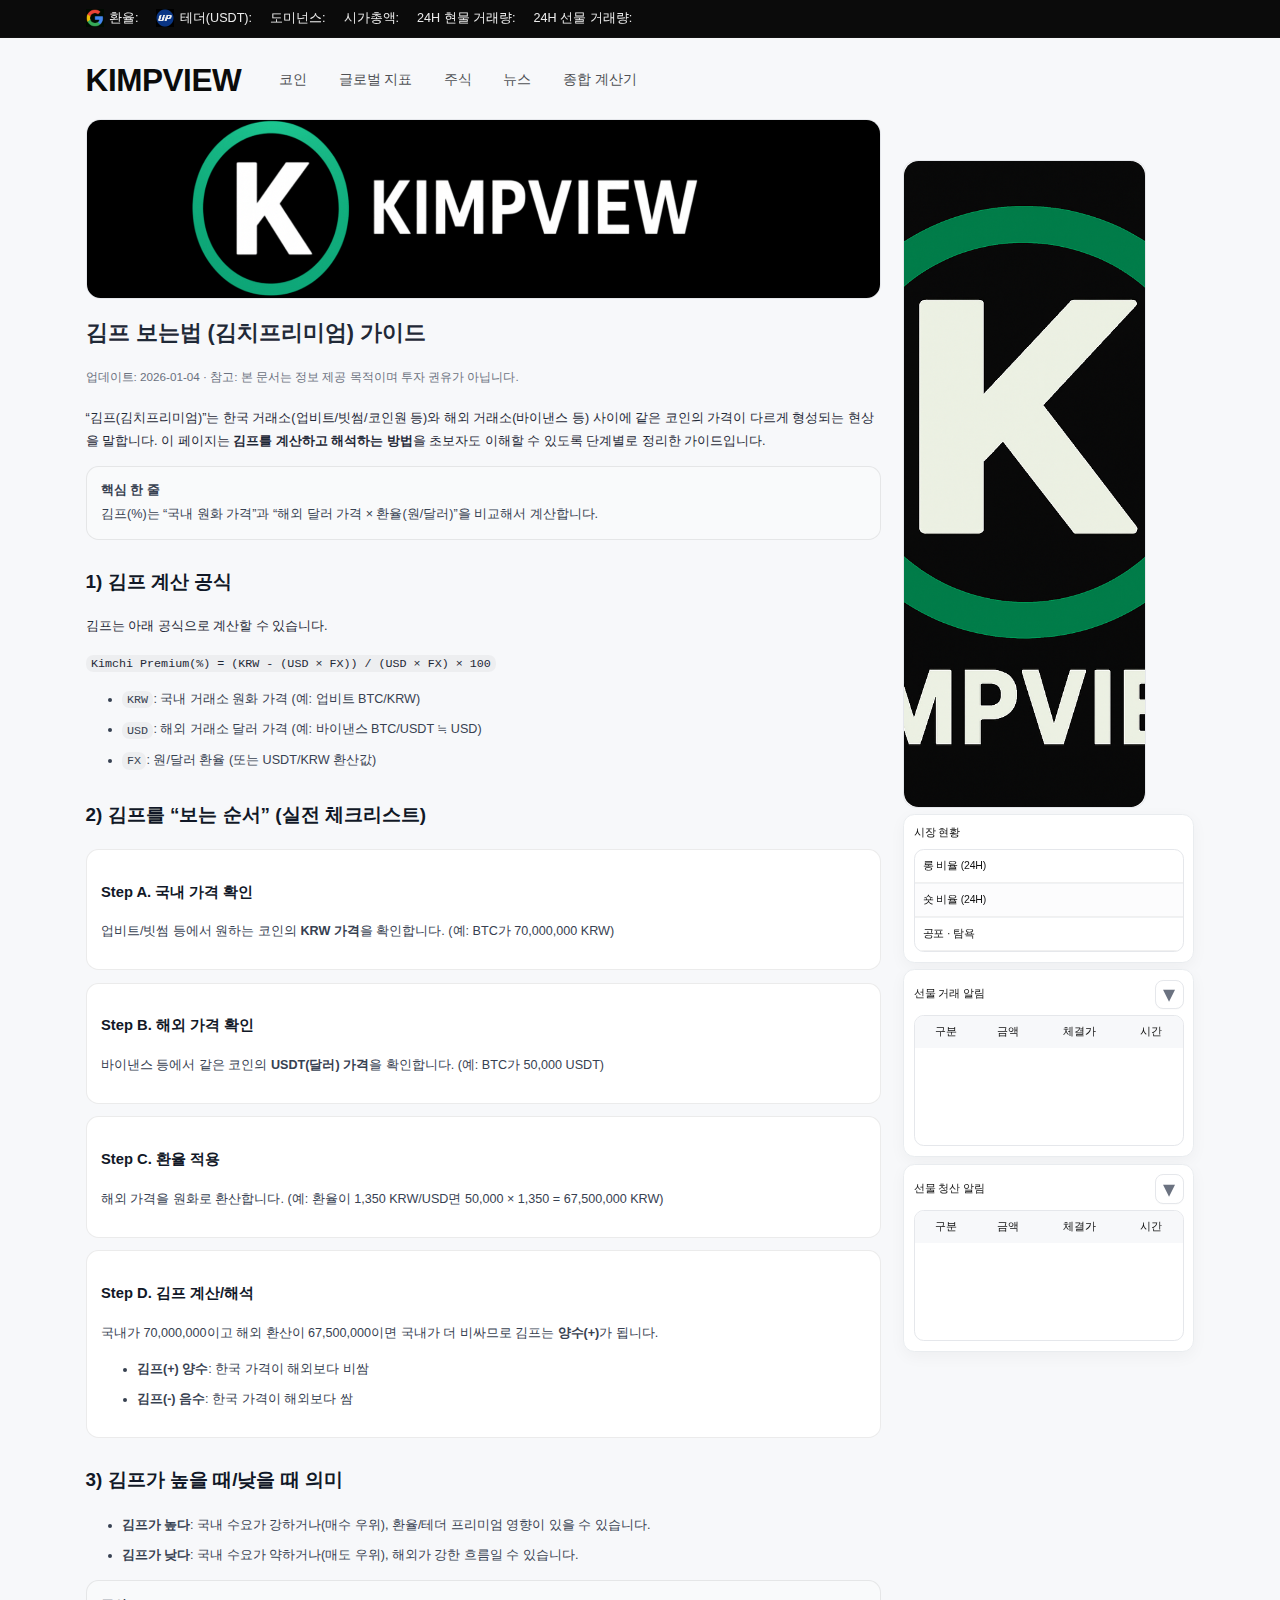
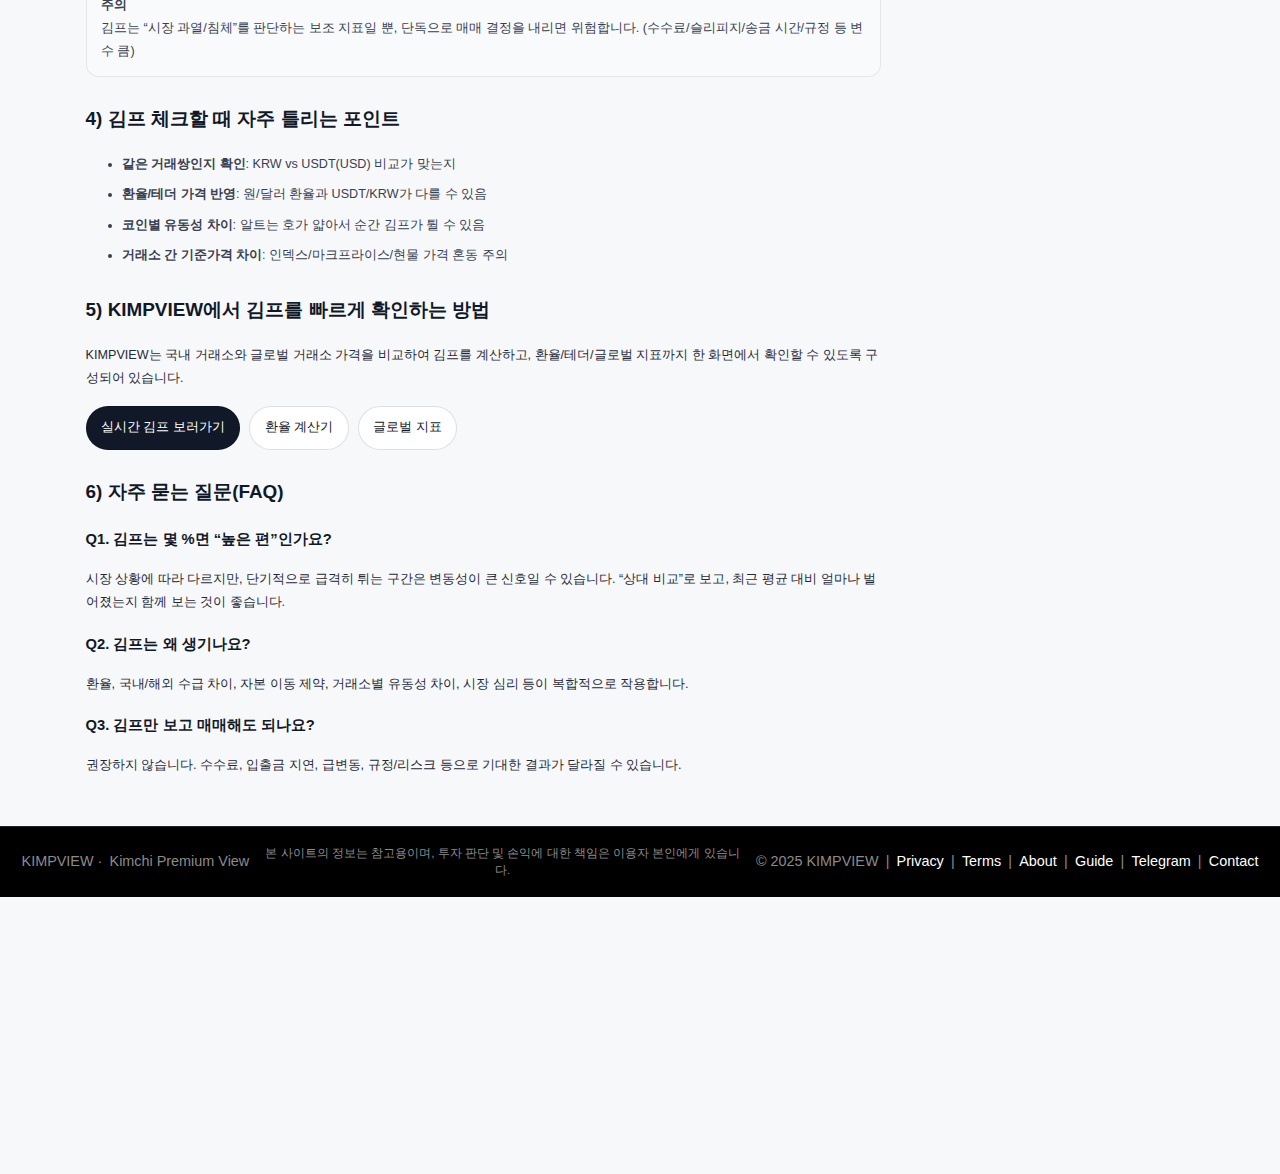
<file: html/guide.html>
<!doctype html>
<html lang="ko">
<head>
  <meta charset="utf-8">
  <meta name="viewport" content="width=device-width, initial-scale=1.0">

  <title>김프 보는법 - 김치프리미엄 계산 방법 정리 · KIMPVIEW</title>
  <meta name="description" content="김프(김치프리미엄) 보는법을 초보자도 이해할 수 있게 단계별로 정리했습니다. 김프 계산 공식, 업비트·빗썸·바이낸스 비교 방법, 주의사항과 활용 팁까지 제공합니다.">
  <meta name="robots" content="index, follow">
  <link rel="canonical" href="https://kimpview.com/guide.html">

  <meta property="og:type" content="website">
  <meta property="og:title" content="김프 보는법 | KIMPVIEW 가이드">
  <meta property="og:description" content="김치프리미엄(김프) 계산 공식부터 실제 확인 방법, 해석/주의사항까지 한 번에 정리한 초보자 가이드.">
  <meta property="og:url" content="https://kimpview.com/guide.html">
  <meta property="og:image" content="https://kimpview.com/images/og.png">
  <meta property="og:image:width" content="1200">
  <meta property="og:image:height" content="630">

  <meta name="twitter:card" content="summary_large_image">
  <meta name="twitter:title" content="김프 보는법 | KIMPVIEW 가이드">
  <meta name="twitter:description" content="김치프리미엄(김프) 계산·비교·해석 방법을 초보자도 이해할 수 있게 정리했습니다.">
  <meta name="twitter:image" content="https://kimpview.com/images/og.png">

  <link rel="icon" href="/favicon.ico?v=3" sizes="any">
  <link rel="icon" type="image/x-icon" href="/favicon-48.ico?v=3" sizes="48x48">
  <link rel="apple-touch-icon" href="/apple-touch-icon.png?v=3" sizes="180x180">
  <link rel="stylesheet" href="../style.css?v=6">

  <script async src="https://pagead2.googlesyndication.com/pagead/js/adsbygoogle.js?client=ca-pub-4958885788848761"
    crossorigin="anonymous"></script>

  <style>
    body {
      background: #ffffff;
      color: #1f2937;
    }
    .policyWrap {
      max-width: 920px;
      margin: 40px auto;
      padding: 0 20px;
    }
    .policyBody {
      font-size: 14px;
      line-height: 1.85;
      color: #1f2937;
    }
    .policyBody h1,
    .policyBody h2 {
      color: #111827;
      margin-top: 28px;
    }
    .policyBody h3 {
      color: #111827;
      margin-top: 18px;
    }
    .policyBody li {
      color: #374151;
      margin-bottom: 8px;
    }
    .policyMeta {
      color: #6b7280;
      font-size: 13px;
      margin-bottom: 24px;
    }
    .guideNote {
      margin: 14px 0;
      padding: 14px 16px;
      border: 1px solid rgba(0,0,0,0.08);
      border-radius: 14px;
      background: #f9fafb;
      color: #374151;
    }
    .guideStep {
      margin: 14px 0;
      padding: 14px 16px;
      border: 1px solid rgba(0,0,0,0.08);
      border-radius: 14px;
      background: #ffffff;
      color: #374151;
    }
    .mono {
      font-family: ui-monospace, SFMono-Regular, Menlo, Monaco, Consolas, "Liberation Mono", "Courier New", monospace;
      font-size: 13px;
      background: rgba(0,0,0,0.04);
      padding: 2px 6px;
      border-radius: 8px;
    }
    .guideCta {
      margin-top: 18px;
      display: flex;
      gap: 10px;
      flex-wrap: wrap;
    }
    .guideBtn {
      display: inline-flex;
      align-items: center;
      justify-content: center;
      padding: 10px 16px;
      border-radius: 999px;
      border: 1px solid rgba(0,0,0,0.12);
      background: #111827;
      color: #fff;
      text-decoration: none;
      font-size: 14px;
    }
    .guideBtn.secondary {
      background: #ffffff;
      color: #111827;
    }
  </style>
</head>

<body class="subPages">

  <div class="topMetrics">
    <div class="topMetricsInner">
      <span class="metric">
        <img src="../images/icons/google.png" class="metricIcon" alt="Google">
        환율: <strong id="fxKRW"></strong>
      </span>
      <span class="metric">
        <img src="../images/icons/upbit.png" class="metricIcon" alt="Upbit">
        테더(USDT): <strong id="usdtKRW"></strong>
      </span>
      <span class="metric">도미넌스: <strong id="btcDominance"></strong></span>
      <span class="metric metricHide980">시가총액: <strong id="totalMcap"></strong></span>
      <span class="metric metricHide980">24H 현물 거래량: <strong id="spotVolume"></strong></span>
      <span class="metric metricHide980">24H 선물 거래량: <strong id="derivVolume"></strong></span>
    </div>
  </div>

  <div class="wrap">

    <header class="topbar">
      <div class="headerLeft">
        <div class="logo">
          <a href="../index.html">KIMPVIEW</a>
        </div>

        <nav class="topnav" aria-label="상단 메뉴">
          <a href="../index.html">코인</a>
          <a href="stats.html">글로벌 지표</a>
          <a href="stocks.html">주식</a>
          <a href="news.html">뉴스</a>
          <a href="fx.html">종합 계산기</a>
        </nav>
      </div>
    </header>

    <div class="layout">

      <main class="main">
        <h1 class="visually-hidden">김프 보는법 가이드</h1>
        <a href="#" class="mainBanner" aria-label="메인 배너">
          <img src="../images/main_banner.png" alt="메인 프로모션 배너">
        </a>        

        <section class="card policyCard">
          <h2 class="policyTitle">김프 보는법 (김치프리미엄) 가이드</h2>
          <div class="policyMeta">
            업데이트: 2026-01-04 · 참고: 본 문서는 정보 제공 목적이며 투자 권유가 아닙니다.
          </div>

          <div class="policyBody">

            <p>
              “김프(김치프리미엄)”는 한국 거래소(업비트/빗썸/코인원 등)와 해외 거래소(바이낸스 등) 사이에
              같은 코인의 가격이 다르게 형성되는 현상을 말합니다.
              이 페이지는 <strong>김프를 계산하고 해석하는 방법</strong>을 초보자도 이해할 수 있도록 단계별로 정리한 가이드입니다.
            </p>

            <div class="guideNote">
              <strong>핵심 한 줄</strong><br>
              김프(%)는 “국내 원화 가격”과 “해외 달러 가격 × 환율(원/달러)”을 비교해서 계산합니다.
            </div>

            <h2>1) 김프 계산 공식</h2>
            <p>
              김프는 아래 공식으로 계산할 수 있습니다.
            </p>
            <p>
              <span class="mono">Kimchi Premium(%) = (KRW - (USD × FX)) / (USD × FX) × 100</span>
            </p>
            <ul>
              <li><span class="mono">KRW</span>: 국내 거래소 원화 가격 (예: 업비트 BTC/KRW)</li>
              <li><span class="mono">USD</span>: 해외 거래소 달러 가격 (예: 바이낸스 BTC/USDT ≒ USD)</li>
              <li><span class="mono">FX</span>: 원/달러 환율 (또는 USDT/KRW 환산값)</li>
            </ul>

            <h2>2) 김프를 “보는 순서” (실전 체크리스트)</h2>

            <div class="guideStep">
              <h3>Step A. 국내 가격 확인</h3>
              <p>
                업비트/빗썸 등에서 원하는 코인의 <strong>KRW 가격</strong>을 확인합니다.
                (예: BTC가 70,000,000 KRW)
              </p>
            </div>

            <div class="guideStep">
              <h3>Step B. 해외 가격 확인</h3>
              <p>
                바이낸스 등에서 같은 코인의 <strong>USDT(달러) 가격</strong>을 확인합니다.
                (예: BTC가 50,000 USDT)
              </p>
            </div>

            <div class="guideStep">
              <h3>Step C. 환율 적용</h3>
              <p>
                해외 가격을 원화로 환산합니다.
                (예: 환율이 1,350 KRW/USD면 50,000 × 1,350 = 67,500,000 KRW)
              </p>
            </div>

            <div class="guideStep">
              <h3>Step D. 김프 계산/해석</h3>
              <p>
                국내가 70,000,000이고 해외 환산이 67,500,000이면
                국내가 더 비싸므로 김프는 <strong>양수(+)</strong>가 됩니다.
              </p>
              <ul>
                <li><strong>김프(+) 양수</strong>: 한국 가격이 해외보다 비쌈</li>
                <li><strong>김프(-) 음수</strong>: 한국 가격이 해외보다 쌈</li>
              </ul>
            </div>

            <h2>3) 김프가 높을 때/낮을 때 의미</h2>
            <ul>
              <li><strong>김프가 높다</strong>: 국내 수요가 강하거나(매수 우위), 환율/테더 프리미엄 영향이 있을 수 있습니다.</li>
              <li><strong>김프가 낮다</strong>: 국내 수요가 약하거나(매도 우위), 해외가 강한 흐름일 수 있습니다.</li>
            </ul>

            <div class="guideNote">
              <strong>주의</strong><br>
              김프는 “시장 과열/침체”를 판단하는 보조 지표일 뿐,
              단독으로 매매 결정을 내리면 위험합니다. (수수료/슬리피지/송금 시간/규정 등 변수 큼)
            </div>

            <h2>4) 김프 체크할 때 자주 틀리는 포인트</h2>
            <ul>
              <li><strong>같은 거래쌍인지 확인</strong>: KRW vs USDT(USD) 비교가 맞는지</li>
              <li><strong>환율/테더 가격 반영</strong>: 원/달러 환율과 USDT/KRW가 다를 수 있음</li>
              <li><strong>코인별 유동성 차이</strong>: 알트는 호가 얇아서 순간 김프가 튈 수 있음</li>
              <li><strong>거래소 간 기준가격 차이</strong>: 인덱스/마크프라이스/현물 가격 혼동 주의</li>
            </ul>

            <h2>5) KIMPVIEW에서 김프를 빠르게 확인하는 방법</h2>
            <p>
              KIMPVIEW는 국내 거래소와 글로벌 거래소 가격을 비교하여 김프를 계산하고,
              환율/테더/글로벌 지표까지 한 화면에서 확인할 수 있도록 구성되어 있습니다.
            </p>

            <div class="guideCta">
              <a class="guideBtn" href="index.html">실시간 김프 보러가기</a>
              <a class="guideBtn secondary" href="fx.html">환율 계산기</a>
              <a class="guideBtn secondary" href="stats.html">글로벌 지표</a>
            </div>

            <h2>6) 자주 묻는 질문(FAQ)</h2>
            <h3>Q1. 김프는 몇 %면 “높은 편”인가요?</h3>
            <p>
              시장 상황에 따라 다르지만, 단기적으로 급격히 튀는 구간은 변동성이 큰 신호일 수 있습니다.
              “상대 비교”로 보고, 최근 평균 대비 얼마나 벌어졌는지 함께 보는 것이 좋습니다.
            </p>

            <h3>Q2. 김프는 왜 생기나요?</h3>
            <p>
              환율, 국내/해외 수급 차이, 자본 이동 제약, 거래소별 유동성 차이, 시장 심리 등이 복합적으로 작용합니다.
            </p>

            <h3>Q3. 김프만 보고 매매해도 되나요?</h3>
            <p>
              권장하지 않습니다. 수수료, 입출금 지연, 급변동, 규정/리스크 등으로 기대한 결과가 달라질 수 있습니다.
            </p>

          </div>
        </section>
      </main>

      <aside class="side">

        <div class="banner">
          <img src="../images/banner_kimpview.png" alt="KIMPVIEW 배너">
        </div>

        <section class="marketStatus">
          <h3>시장 현황</h3>
          <table class="card">
            <tr><td>롱 비율 (24H)</td><td id="longRate"></td></tr>
            <tr><td>숏 비율 (24H)</td><td id="shortRate"></td></tr>
            <tr><td>공포 · 탐욕</td><td id="fearGreed"></td></tr>
          </table>
        </section>

        <section>
          <div class="alertHead">
            <h3>선물 거래 알림</h3>
            <button
              type="button"
              class="collapseBtn"
              data-target="trade"
              aria-label="거래 알림 접기/펼치기"
              aria-expanded="true"
            >▾</button>
          </div>

          <div class="alertBody" id="tradeBody">
            <table class="card alertTable">
              <thead>
                <tr><th>구분</th><th>금액</th><th>체결가</th><th>시간</th></tr>
              </thead>
              <tbody id="tradeAlertBody"></tbody>
            </table>
          </div>
        </section>

        <section>
          <div class="alertHead">
            <h3>선물 청산 알림</h3>
            <button
              type="button"
              class="collapseBtn"
              data-target="liq"
              aria-label="청산 알림 접기/펼치기"
              aria-expanded="true"
            >▾</button>
          </div>

          <div class="alertBody" id="liqBody">
            <table class="card alertTable">
              <thead>
                <tr><th>구분</th><th>금액</th><th>체결가</th><th>시간</th></tr>
              </thead>
              <tbody id="liquidAlertBody"></tbody>
            </table>
          </div>
        </section>

      </aside>

    </div>
  </div>

  <section class="visually-hidden">
    <h2>김프 보는법 · 김치프리미엄 계산 가이드</h2>
    <p>
      김프(김치프리미엄)는 국내 거래소 원화 가격과 해외 거래소 달러 가격에 환율을 적용해 비교한 값입니다.
      KIMPVIEW 가이드는 김프 계산 공식과 해석 방법, 주의사항을 단계별로 설명합니다.
    </p>
  </section>

  <footer class="footer">
    <div class="footer-inner">
      <div class="footer-left">
        <span class="footer-title">KIMPVIEW ·</span>
        <span class="footer-desc">Kimchi Premium View</span>
      </div>

      <div class="footer-center">
        본 사이트의 정보는 참고용이며, 투자 판단 및 손익에 대한 책임은 이용자 본인에게 있습니다.
      </div>

      <div class="footer-right">
        <span>© 2025 KIMPVIEW</span>
        <span class="footer-divider">|</span>
        <a href="privacy.html" class="footer-link">Privacy</a>
        <span class="footer-divider">|</span>
        <a href="terms.html" class="footer-link">Terms</a>
        <span class="footer-divider">|</span>
        <a href="about.html" class="footer-link">About</a>
        <span class="footer-divider">|</span>
        <a href="guide.html" class="footer-link">Guide</a>
        <span class="footer-divider">|</span>
        <a href="https://t.me/KIMPVIEW" target="_blank" class="footer-link">Telegram</a>
        <span class="footer-divider">|</span>
        <a
          href="https://mail.google.com/mail/?view=cm&to=kimpviewcs@gmail.com"
          target="_blank"
          rel="noopener"
          class="footer-link"
        >
          Contact
        </a>
      </div>
    </div>
  </footer>

  <script src="../js/features/topmetrics.js?v=1" defer></script>
  <script src="../js/features/sidepanel.js?v=1" defer></script>
  
</body>
</html>
</file>
<file: style.css>
:root{
    --bg:#f7f8fa;
    --card-bg:#ffffff;
    --text:#0b0b0b;
    --muted:#6b7280;
    --line:#e5e7eb;
    --chip:#f3f4f6;
    --accent:#111827;

    /* table tone */
    --antique-bg:#ffffff;
    --antique-line:#e5e7eb;
    --antique-line2:#eef2f7;
    --antique-head:#f8fafc;

    /* SORT */
    --sort-idle:#3f3a32;
    --sort-active:#111827;

    /* market table */
    --link:#2563eb;
    --row-hover:#f8fafc;
  }

  *{ box-sizing:border-box; }
  html,body{ margin:0; padding:0; background:var(--bg); color:var(--text); }
  body {
    font-family: Inter, -apple-system, BlinkMacSystemFont,
                "Segoe UI", Roboto, Helvetica, Arial, sans-serif;
    line-height: 1.5;
    zoom: 0.9;
  }

  a{ color:var(--accent); text-decoration:none; }
  a:hover{ text-decoration:underline; }
  hr{ border:0; border-top:1px solid var(--line); margin:14px 0; }

  /* ===== TOP METRICS ===== */
  .topMetrics{
    position: sticky;
    top:0;
    z-index: 1000;
    background:#0b0b0b;
    border-bottom:1px solid #111;
  }
  .topMetricsInner{
    max-width:1280px;
    margin:0 auto;
    padding:10px 24px;
    display:flex;
    gap:14px;
    flex-wrap:wrap;
    color:#fff;
    font-size:14px;
  }
  .topMetricsInner span{ opacity:.92; }
  .topMetricsInner strong{ color:#fff; font-weight:500; }

  /* ===== TOP METRICS ICON ===== */
  .topMetricsInner .metric{
    display:inline-flex;
    align-items:center;
    gap:6px;
  }
  .metricIcon{
    width:20px;
    height:20px;
    display:inline-block;
    object-fit:contain;
    filter: brightness(1.1);
  }

  /* ===== WRAP / LAYOUT ===== */
  .wrap{
    max-width:1280px;
    margin:0 auto;
    padding:0 24px 40px;
  }
  .layout{
    display:flex;
    gap:24px;
    align-items:flex-start;
  }
  .main{ flex:1; min-width:0; }
  .side{
    position: sticky;
    top : 50px;
    align-self: flex-start;
    width:360px;
    flex:0 0 360px;
    display:flex;
    flex-direction:column;
    gap:14px;
  }

  /* ===== HEADER ===== */
  .topbar{
    padding:18px 0 14px;
    background: var(--bg);  
    border-bottom: 0;        
  }
  .headerLeft{
    display:flex;
    align-items:center;
    gap:12px;
    min-width:0;
  }
.logo{
  margin:0;
  margin-right: 20px;
  font-size:35px;
  font-weight:900;
  line-height: 1;
  letter-spacing:-0.5px;
  white-space:nowrap;
  flex:0 0 auto;
}

.logo a{
  color:#0b0b0b;
  text-decoration:none;
}

.visually-hidden{
  position:absolute;
  width:1px;
  height:1px;
  padding:0;
  margin:-1px;
  overflow:hidden;
  clip:rect(0,0,0,0);
  white-space:nowrap;
  border:0;
}

.topnav{
  display:flex;
  gap:15px;
  align-items:center;
  padding:8px 0;
}

.topnav a{
  font-size:15px;
  font-weight:550;
  color:#4f5155;
  padding:10px;
  position:relative;
}

.topnav a:hover {
  color: #111827;
}

.topnav a.active {
  color: #10B981;
  font-weight: 700;
}

.topnav a.active::after {
  content: "";
  position: absolute;
  left: 0;
  right: 0;
  bottom: 0px; 
  height: 3px;
  background: #10B981;
  border-radius: 0; 
}
  /* ===== BANNERS ===== */
  .mainBanner{
    display:block;
    border-radius:16px;
    overflow:hidden;
    background:#ffffff;
    border:1px solid var(--line);
    height:200px;
    margin-bottom: 12px;
  }
  .mainBanner img{
    display:block;
    width:100%;
    height:100%;
    object-fit:cover;
  }

  .banner{
    border-radius:16px;
    overflow:hidden;
    background:#ffffff;
    border:1px solid var(--line);
    height:200px;
    display:flex;
    align-items:center;
    justify-content:center;
  }
  .banner img{
    display:block;
    width:100%;
    height:100%;
    object-fit: cover;
  }

  /* ===== INPUTS ===== */
  select,
  input[type="text"],
  input[type="button"],
  button{
    height:44px;
    font-size:13px;
    padding:0 14px;

    border:1px solid var(--line);
    border-radius:12px;

    background: var(--card-bg);
    color: var(--text);

    outline:none;
    box-shadow: 0 1px 0 rgba(0,0,0,0.02);
  }

  select:hover,
  input[type="text"]:hover,
  input[type="button"]:hover,
  button:hover{
    border-color:#b7c3d3;
  }

  #searchInput{ width:220px; }

  #applyBtn{
    cursor:pointer;

    background: #f7f8fa;
    color: var(--text);
    border: 4px solid var(--line);
    border-radius: 12px;

    font-size: 13px;
    padding: 0 14px;

    box-shadow: 0 1px 0 rgba(0,0,0,0.02);
  }

  #applyBtn:hover{
    background: var(--chip);
    border-color: #b7c3d3;
  }

  #applyBtn:active{
    transform: translateY(0.5px);
    background: var(--chip);
  }

  #applyBtn:focus{
    outline: none;
    box-shadow: none;
  }

  /* ===== SWITCH + FAV TOP ===== */
  .favTop{
    display:flex;
    align-items:center;
    gap:10px;
    height:44px;
    padding:0 14px;

    border:1px solid var(--line);
    border-radius:12px;

    background: var(--card-bg);
    color: var(--text);

    font-size:13px;
    white-space:nowrap;
    box-shadow: 0 1px 0 rgba(0,0,0,0.02);
  }
  .favTop--inline{ margin-left:auto; }

  .switch{ position:relative; display:inline-block; width:44px; height:24px; }
  .switch input{ display:none; }

  /* slider tone down */
  .slider{
    position:absolute; inset:0;
    background:#e2e8f0;
    border-radius:999px;
    transition:.2s;
  }
  .slider:before{
    content:"";
    position:absolute;
    width:18px; height:18px;
    left:3px; top:3px;
    background:#f8fafc;
    border-radius:50%;
    transition:.2s;
    box-shadow:0 2px 6px rgba(0,0,0,.18);
  }

  .switch--gold input:checked + .slider{ background:#f59e0b; }
  .switch--gold input:checked + .slider:before{ transform: translateX(20px); }

  button,
  input[type="button"],
  input[type="submit"],
  [role="button"]{
    cursor: pointer;
  }

  /* ===== CHART BOX ===== */
  .chartBox{
    height: 460px;
    display:block;
    border:1px solid var(--line);
    border-radius:16px;
    overflow:hidden;
    background:#fff;

    box-sizing:border-box;
  }
  #chartImg{ display:block; width:100%; height:auto; }
  
    .chartRow td{
    padding: 10px 12px 14px;
    background: #ffffff;
    border-top: 0;
  }

  .rowChartWrap{
    height: 320px;      
    min-height: 320px;
    border: 1px solid #e5e7eb;
    border-radius: 14px;
    overflow: hidden;
  }

  /* ===== CONTROLS BAR ===== */
  .controlsBar{
    display:flex;
    align-items:center;
    gap:10px;
    margin:14px 0;
    font-weight: 550;
  }
  .controlsBar input,
  .controlsBar select,
  .controlsBar button{
    font-weight: 550;
  }  

  /* ===== TABLE WRAP ===== */
  .tableWrap{
    width:100%;
    border-radius:16px;
    overflow:visible;
  }

  /* ===== MAIN TABLE ===== */
  .table{
    width:100%;
    table-layout:auto;
    border-collapse:separate;
    border-spacing:0;
    background:var(--antique-bg);
    border:1px solid var(--antique-line);
    border-radius:16px;
    overflow:hidden;
  }
  .table thead th{
    background:var(--antique-head);
    border-bottom:1px solid var(--antique-line);
    font-size:14px;
    font-weight:550;
    padding:12px 12px;
    white-space:nowrap;
    overflow:visible;
    vertical-align:middle;
  }
  .table td{
    padding:14px 12px;
    font-size:14px;
    vertical-align:middle;
    border-bottom:1px solid var(--antique-line2);
    white-space:nowrap;
    overflow:visible;
    text-overflow:clip;
  }
  .table td.td-right,
  .table th.td-right {
    text-align: center !important;
  }
  .table th, .table td{ border-right:1px solid var(--antique-line2); }
  .table th:last-child, .table td:last-child{ border-right:none; }
  .table tbody tr:last-child td{ border-bottom:none; }
  .table tbody tr:hover td{ background:var(--row-hover); }

  /* ===== MARKET TABLE STABILITY (컬럼 흔들림 방지) ===== */
  .table.marketTable{ width: 100%; }
  .table.marketTable th,
  .table.marketTable td{
    white-space: nowrap;
    font-variant-numeric: tabular-nums;
  }

  .table th,
  .table td{
    border-right: none;
  }

  
  .table td{
    border-bottom: 1px solid var(--antique-line2);
  }
  /* colgroup widths (desktop) */
  col.col-coin{ width:200px; }
  col.col-price{ width:180px; }
  col.col-ch24{ width:100px; }
  col.col-vol{ width:130px; }
  col.col-mcap{ width:110px; }
  col.col-kimp{ width:140px; }

  /* align */
  .th-left{ text-align:left !important; }
  .td-left{ text-align:left !important; }
  .td-right{ text-align:right !important; }
  .table th:not(.th-left){ text-align:center; }

  /* ===== COIN CELL ===== */
  .assetCell{
    display:flex;
    align-items:center;
    gap:12px;
    min-width:0;
  }
  .assetIconImg{
    width:28px;
    height:28px;
    border-radius:50%;
    display:block;
    object-fit:cover;
    flex:0 0 auto;
    background:#fff;
    border:1px solid var(--antique-line);
  }
  .assetText{
    min-width:0;
    display:flex;
    flex-direction:column;
    gap:2px;
  }
  .assetName{
    font-weight:550;
    font-size:14px;
    line-height:1.2;
    white-space:nowrap;
    overflow:hidden;
    text-overflow:ellipsis;
  }
  .assetSub{
    display:flex;
    align-items:center;
    gap:4px;
    line-height:0;
    min-width:0;
  }
  .assetSub:has(.chartMini){
    gap:4px;
  }
  .assetSym{
    display:inline-flex;
    align-items:center;
    line-height:0;
    font-size:13px;
    color:var(--muted);
  }

  /* fav btn (SVG) */
  .favBtn{
    width:22px;
    height:22px;
    display:inline-flex;
    align-items:center;
    justify-content:center;
    padding:0;
    margin:0;
    border:none;
    background:transparent;
    cursor:pointer;
    line-height:1;
    color:#9ca3af;
    margin-right: -2px;
  }
  
  .favBtn:hover{ color:#6b7280; }
  .favBtn.active{ color:#f59e0b; }
  .favBtn.active:hover{ color:#f59e0b; }
  .favBtn .iconStar{ display:block; }
  
  /* mini chart icon */
  .chartMini{
    width:24px;
    height:20px;
    display:inline-flex;
    align-items:center;
    justify-content:center;
    border:1px solid var(--antique-line);
    border-radius:8px;
    background:#fff;
    line-height:1;
    cursor:pointer;
    box-shadow: 0 1px 0 rgba(0,0,0,.04);
    transition: background .15s ease, border-color .15s ease;
  }
  .chartMini::before{
    content:"";
    width:14px;
    height:14px;
    display:block;
    background:#6b7280;

    -webkit-mask: url("data:image/svg+xml,%3Csvg xmlns='http://www.w3.org/2000/svg' viewBox='0 0 24 24'%3E%3Cpath d='M4 18h16v2H4z'/%3E%3Cpath d='M6 16l4-5 4 3 6-8 2 1-7 10-4-3-4 5z'/%3E%3C/svg%3E") center/contain no-repeat;
            mask: url("data:image/svg+xml,%3Csvg xmlns='http://www.w3.org/2000/svg' viewBox='0 0 24 24'%3E%3Cpath d='M4 18h16v2H4z'/%3E%3Cpath d='M6 16l4-5 4 3 6-8 2 1-7 10-4-3-4 5z'/%3E%3C/svg%3E") center/contain no-repeat;
  }
  .chartMini:hover{
    background:#f1f5f9;
    border-color:#dbe2ea;
  }
  .chartMini:hover::before{ background:#111827; }

  /* price emphasis */
  .priceLink{ color:#000; font-weight:500; }

  .table td.priceDefault,
  .table td.priceStrong{
    color:#111827;
    font-weight:500;
    letter-spacing:-0.2px;
    font-variant-numeric: tabular-nums;
  }
  .table td.priceStrong{
    color:#000;
    font-weight:900;
  }

  /* ===== MARKET CAP / KIMP TUNING ===== */
  .table.marketTable .td-mcap{
    font-size:14px;
    opacity:.85;
  }

  .table.marketTable .td-kimp{
    font-weight:500;
  }

  /* kimp sub */
  .kimpSub{
    display:block;
    font-size:12px;
    opacity:.65;
    margin-top:2px;
    line-height:1.2;
    font-weight:500;
    color: #000000 !important;
  }

  /* change colors */
  .change.plus, .kimp.plus{ color:#d60000; font-weight:900; }
  .change.minus, .kimp.minus{ color:#0057ff; font-weight:900; }
  .change.zero, .kimp.zero{
    color: inherit;
    font-weight: inherit;
  }
  /* ===== SORT ARROWS ===== */
  th.sortable::before,
  th.sortable::after{ content:none !important; display:none !important; }

  th.sortable{
    cursor:pointer;
    user-select:none;
    white-space:nowrap;
    vertical-align:middle;
  }
  th.th-left.sortable{ text-align:left; }
  th.th-left.sortable .thLabel{ justify-content:flex-start; }

  th.sortable .thLabel{
    display:inline-flex;
    align-items:center;
    justify-content:center;
    gap:10px;
    width:100%;
    line-height:1;
  }
  th.sortable .thArrows{
    display:inline-flex;
    flex-direction:column;
    align-items:center;
    justify-content:center;
    gap:3px;
    width:14px;
    line-height:1;
  }
  th.sortable .thArrows i{
    display:block;
    width:0;
    height:0;
  }
  th.sortable .thArrows .up{
    border-left:5px solid transparent;
    border-right:5px solid transparent;
    border-bottom:7px solid var(--sort-idle);
    opacity:.8;
  }
  th.sortable .thArrows .down{
    border-left:5px solid transparent;
    border-right:5px solid transparent;
    border-top:7px solid var(--sort-idle);
    opacity:.8;
  }
  th.sortable[data-dir="asc"] .thArrows .up{
    opacity:1;
    border-bottom-color:var(--sort-active);
  }
  th.sortable[data-dir="asc"] .thArrows .down{ opacity:.18; }
  th.sortable[data-dir="desc"] .thArrows .down{
    opacity:1;
    border-top-color:var(--sort-active);
  }
  th.sortable[data-dir="desc"] .thArrows .up{ opacity:.18; }
  th.sortable:hover .thArrows .up,
  th.sortable:hover .thArrows .down{ opacity:.95; }

  th.th-coin{ text-align:center !important; }
  th.th-coin .thLabel{ justify-content:center !important; }

  /* ===== SIDE CARDS ===== */
  .side section{
    background:#fff;
    border:1px solid #e9ecef;
    border-radius:14px;
    padding:12px;
    box-shadow:0 6px 20px rgba(0,0,0,.04);
  }
  .side h3{
    margin:0 0 10px 0;
    font-size:13px;
    font-weight:500;
    color:#111;
  }

  table.card{
    width:100%;
    border-collapse:separate;
    border-spacing:0;
    overflow:hidden;
    border-radius:12px;
    border:1px solid var(--line);
    background:#fff;
  }
  table.card th, table.card td{
    padding:10px 10px;
    font-size:13px;
    border-top:1px solid #f0f2f4;
  }
  table.card tr:first-child th,
  table.card tr:first-child td{ border-top:none; }
  table.card th{
    background:#f7f8fa;
    color:#111;
    font-weight:500;
    text-align:center;
  }
  table.card td:last-child{
    text-align:right;
    color:#0f172a;
    font-weight:500;
  }
  table.card td:first-child{
    color:#111;
    font-weight:500;
  }
  table.card tr:nth-child(even) td{ background:#fcfcfd; }
  table.card tr:hover td{ background:#f3f4f6; }

  .alertTable td:nth-child(2),
  .alertTable td:nth-child(3),
  .alertTable td:nth-child(4){ text-align:right; }

  table.card td{
    font-variant-numeric: tabular-nums;
    letter-spacing: -0.2px;
  }
  table.card td:nth-child(2),
  table.card td:nth-child(3){
    color:#0b0b0b;
    font-weight:500;
  }

  /* ===== ALERT ROW COLOR ===== */
  table.card.alertTable tr.buy td {
    background: #dc2626 !important;
    color: #ffffff !important;
    font-weight: 500;
  }
  table.card.alertTable tr.sell td {
    background: #2563eb !important;
    color: #ffffff !important;
    font-weight: 500;
  }

  /* 청산: 숏=빨강, 롱=파랑 */
  table.card.alertTable tr.liq.short td {
    background: #dc2626 !important;
    color: #ffffff !important;
    font-weight: 500;
  }
  table.card.alertTable tr.liq.long td {
    background: #2563eb !important;
    color: #ffffff !important;
    font-weight: 500;
  }

  /* 경계선 */
  table.card.alertTable tr.buy td,
  table.card.alertTable tr.sell td,
  table.card.alertTable tr.liq.long td,
  table.card.alertTable tr.liq.short td {
    border-top-color: rgba(255,255,255,0.18) !important;
  }

  

  /* ===== clear button ===== */
  #clearSearchBtn{
    margin-left:4px;
    padding:6px 10px;
    border:1px solid #e5e7eb;
    background:#fff;
    border-radius:8px;
    cursor:pointer;
    color:#555;
  }
  #clearSearchBtn:hover{ background:#f3f4f6; }

  /* ===== PRICE STACK ===== */
  .priceStack .priceMain{ font-weight:500; font-size:14px; }
  .priceStack .priceSub{ display:block; font-size:12px; opacity:.65; margin-top:2px; font-weight:500; }

  /* ===== PRICE FLASH ===== */
  .price-flash-up{ background: rgba(220, 38, 38, 0.12); }
  .price-flash-down{ background: rgba(37, 99, 235, 0.12); }
  .price-flash-up, .price-flash-down{ transition: background-color .25s ease; }

  /* ===== MARKET STATUS (Fear & Greed) ===== */
  .fear-low{ color:#2563eb; font-weight:500; }
  .fear-mid{ color:#111827; font-weight:500; }
  .fear-high{ color:#dc2626; font-weight:500; }

  #fearGreed{ white-space:nowrap; }

  /* ===== 24H STACK  ===== */
  .changeStack .chgMain{
    font-weight:500;
    font-size:14px;
    line-height:1.1;
  }
  .changeStack .chgSub{
    display:block;
    margin-top:2px;
    font-size:12px;
    opacity:.65;
    font-weight:500;
    line-height:1.1;
    font-variant-numeric: tabular-nums;
  }

  /* ===== VOL STACK ===== */
  .volStack .volMain{
    font-weight:500;
    font-size:14px;
    line-height:1.1;
  }
  .volStack .volSub{
    display:block;
    margin-top:2px;
    font-size:12px;
    opacity:.65;
    font-weight:500;
    line-height:1.1;
    font-variant-numeric: tabular-nums;
  }

  .volStack .volMain{
    font-weight:500;
    font-size:14px;
    line-height:1.1;
  }
  .volStack .volSub{
    display:block;
    margin-top:2px;
    font-size:12px;
    opacity:.65;
    font-weight:500;
    line-height:1.1;
    font-variant-numeric: tabular-nums;
  }

  .mcapStack .mcapMain{
    font-weight:500;
    font-size:14px;
    line-height:1.1;
  }

  .mcapStack .mcapSub{
    display:block;
    margin-top:2px;
    font-size:12px;
    opacity:.65;               
    font-weight:500;
    line-height:1.1;
    font-variant-numeric: tabular-nums;
  }  

  /* =========================================================
    COLLAPSE TOGGLE 
  ========================================================= */
  .alertHead{
    display:flex;
    align-items:center;
    justify-content:space-between;
    gap:10px;
    margin:0 0 8px 0;
  }
  .alertHead h3{ margin:0; }

  /* 접기 버튼 */
  .collapseBtn{
    width:36px;
    height:36px;
    display:inline-flex;
    align-items:center;
    justify-content:center;
    border:1px solid var(--line);
    background:#fff;
    border-radius:10px;
    cursor:pointer;
    color:#6b7280;
    font-size:30px;
    line-height:1;
    transition: transform .18s ease, background .15s ease, border-color .15s ease, color .15s ease;
  }
  .collapseBtn:hover{
    background:#f3f4f6;
    border-color:#dbe2ea;
    color:#111827;
  }
  .collapseBtn.rot{ transform: rotate(180deg); }

  /* 접힘 상태 */
  .alertBody.is-collapsed{ display:none; }

  /* ===== label + ex icon ===== */
  .labelWithEx{
    display:inline-flex;
    align-items:center;
    gap:6px;
  }
  .exIcon{
    width:14px;
    height:14px;
    object-fit:contain;
    opacity:.95;
  }
  tr.is-empty td {
      border: none !important;   
      background: transparent !important; 
      height: 40px;                
  }

  tr:not(.is-empty) td {
      border-bottom: 1px solid #f0f0f0; 
  }
  
  td.priceStack > .priceSub,
  .kimpSub,
  .subUSD {
    margin-top: 0 !important;
  }
    
  /* =========================================================
      MOBILE
  ========================================================= */
 @media (max-width: 1440px){
  
  .side{
    zoom: 0.9;
    padding-top: 50px;   
    gap: 8px;          
  }
  
  
} 
  @media (max-width: 1150px){
    .layout{
      grid-template-columns: minmax(0, 1fr) 320px; 
      gap: 12px;
    }

    .col-hide-980{ display:none !important; }
    col.col-hide-980{ display:none !important; }

    col.col-coin{  width:44% !important; }
    col.col-price{ width:28% !important; }
    col.col-ch24{  width:14% !important; }
    col.col-kimp{  width:14% !important; }

    .controlsBar{
      display:flex;
      flex-wrap: wrap;
      align-items: center;
      gap: 8px;
    }

    .controlsBar .searchRow{
      width:100%;
      display:flex;
      align-items:center;
      gap:8px;
    }

    .controlsBar .searchRow #searchInput{
      flex:1;
      min-width:100px;
    }

    .favTop--inline{
      display:grid;
      grid-template-columns: 1fr auto 1fr;  
      align-items:center;
      width:100%;
      white-space:nowrap;
    }

    .favTop--inline > span{
      grid-column:2;
      justify-self:center;                
    }

    .favTop--inline .switch{
      grid-column:3;
      justify-self:end;                    
}
  }
  @media (max-width: 980px){
    
    .assetText{ gap: 0px; }
    td.priceStack > .priceMain{
      font-size: 12px;
      line-height: 1.15;
      letter-spacing: -0.25px;
      font-weight: 500;
    }
    td.priceStack > .priceSub{
      font-size: 10px;
      line-height: 1.1;
      opacity: .65;
    }    
    .side{ display:none !important; }
    .chartBox{ height:320px;}

    .topMetricsInner .metricHide980{ display:none !important; }

    .mainBanner{ height:160px; }
    .mainBanner img{
      width:100%;
      height:100%;
      object-fit:contain;
      background:#000;
      display:block;
    }

    .topbar{ padding:12px 0 10px; }
    .logo{ font-size:20px; }

    .topnav{
      overflow:hidden;
      white-space:nowrap;
    }
    .topnav::-webkit-scrollbar{ display:none; }
    .topnav a{
      font-size:13px;
      padding:6px 4px;
    }

    .controlsBar{
      display:flex;         
      flex-wrap: wrap;     
      align-items:center;
      gap:10px;
    }

    .controlsBar .searchRow{
      width:100%;
      display:flex;
      align-items:center;
      gap:8px;
    }

    .controlsBar .searchRow #exchangeSelect{
      width:120px;
      flex:0 0 auto;
    }

    .controlsBar .searchRow #searchInput{
      width:auto;
      flex:1 1 auto;
      min-width:0;
    }

    .controlsBar .searchRow #applyBtn{
      width:auto;
      flex:0 0 auto;
      white-space:nowrap;
    }

    .controlsBar .searchRow #clearSearchBtn{
      flex:0 0 auto;
    }

    .controlsBar .favTop{
      width:100%;
      order:99;
      margin-left:0;
      justify-content:space-between;
    }

    /* =========================
      TABLE WRAP
    ========================= */

    .tableWrap{
      overflow-x:auto !important;
      overflow-y:hidden !important;
      -webkit-overflow-scrolling:touch;
    }

    .table{
      width:100% !important;
      table-layout:auto !important;
    }

    .col-hide-980{ display:none !important; }
    col.col-hide-980{ display:none !important; }

    .table thead th,
    .table td{
      overflow:hidden !important;
      text-overflow:ellipsis !important;
      white-space:nowrap !important;
    }

    col.col-coin{  width:42% !important; }
    col.col-price{ width:26% !important; }
    col.col-ch24{  width:16% !important; }
    col.col-kimp{  width:16% !important; }

    th.sortable .thLabel{ gap:6px !important; }
    th.sortable .thArrows{ width:12px !important; }

    .table thead th{ font-size:12px; padding:10px 8px; }
    .table td{ font-size:12px; padding:12px 8px; }
    
    .assetIconImg{ width:24px; height:24px; }
     td.changeStack .chgMain { font-size:12px; }
    .assetName{ font-size:12px; }
  }


  /* =========================================================
    MOBILE (520px 이하)
  ========================================================= */
  @media (max-width: 520px){
    .logo{ font-size:20px; }
    .logoImg{
      height:34px;
    }    
    .topnav a{
      font-size:14px;
      padding:6px 2px;
    }

    .wrap{ padding:0 14px 28px; }

    .topMetricsInner{
      padding:8px 14px;
      gap:12px;
      display:flex;
      flex-wrap:nowrap;
      align-items:center;
      overflow-x:auto;
      overflow-y:hidden;
      white-space:nowrap;
      -webkit-overflow-scrolling:touch;
    }

    .topMetricsInner > *{
      display:inline-flex;
      align-items:center;
      white-space:nowrap;
      flex:0 0 auto;
      font-size:12px;
      line-height:1;
    }

    .topMetricsInner::-webkit-scrollbar{
      display:none;
    }

    .mainBanner{ height:120px; }

    .table{
      min-width:0 !important;        
      width:100% !important;
      table-layout:fixed !important;
    }

    col.col-coin{  width:38% !important; }
    col.col-price{ width:30% !important; }
    col.col-ch24{  width:16% !important; }
    col.col-kimp{  width:16% !important; }

    .table thead th{ font-size:11px; }

    .table td{
      font-size:12px;
      letter-spacing:-0.5px; 
    }

    .assetIconImg{ width:22px; height:22px; }
    .assetName{ font-size:12px; }
    .assetSym{ font-size:12px; }

    th.sortable .thArrows{
      transform:scale(.75);
      transform-origin:left center;
    }

    td.priceStack .priceMain{
      font-size:12px;
      line-height:1.15;
      letter-spacing:-0.25px;
      font-weight:500;
    }

    td.priceStack .priceSub{
      font-size:10px;
      line-height:1.1;
      letter-spacing:-0.25px;
    }

    td.changeStack .chgMain{
      font-size:12px;
      line-height:1.1;
      letter-spacing:-0.2px;
      font-weight:500;
    }
    td.changeStack .chgSub{
      font-size:10px;
      line-height:1.1;
      opacity:.7;
    }
    td.td-kimp, td.kimp{
      font-size:12px;
      line-height:1.1;
      letter-spacing:-0.2px;
    }
    td.td-kimp .kimpSub,
    td.kimp .kimpSub{
      display:block;
      font-size:10px;
      line-height:1.05;        
      margin-top:3px;          
      opacity:.68;
      font-weight:500;        
      letter-spacing:-0.25px;  
    }
  .marketTable .kimpSub{
    font-size:10px !important;
    line-height:1.05 !important;
    font-weight:500 !important;
    opacity:.68;
    letter-spacing:-0.25px;
    display:block;
    margin-top:3px;
  }
  
  }

  @media (max-width: 440px){
    
    .logoImg{
      height:27px;
    }
    .topnav a { font-size: 13px; }
    .table thead th,
    .table td{ font-size:11px; }
    

    td.priceStack .priceMain { font-size:12px; }
    td.changeStack .chgMain { font-size:12px; }
      .chartMini{
      display: none !important;
    }    
  }
@media (max-width: 390px){
  .logo{
    margin-right: 0px;
  }
  /* TOP METRICS */
  .topMetricsInner{
    gap:11px;
    padding:7px 3px;
  }
  .topMetricsInner .metric{
    font-size:12px;
    line-height:1.1;
  }
  .topMetricsInner .metric strong{
    font-size:12px;
  }
  .metricIcon{
    width:14px;
    height:14px;
  }

  .th-ch24 .thLabel,
  .th-kimp .thLabel{
    font-size:12px;
  }
  
  td.changeStack .chgMain{
    font-size: 12px;
  }
    td.changeStack .chgSub{
    font-size: 10px;
    opacity: .65;   
  }
  
  .logo { font-size: 20px; }

  .topnav a {
    font-size: 13px;
    padding: 6px 0px;
  }

  .table td { padding: 12px 4px; }
    td.td-kimp{
    font-size:12px;
    line-height:1.12;
  }
  td.td-kimp .kimpSub {
    font-size: 10px;
    transform: none; 
    transform-origin: left;
  }

  }
  @media (max-width: 365px){
  .topMetricsInner{
    gap:11px;
    padding:7px 3px;
  }
  .topMetricsInner .metric{
    font-size:11px;
    line-height:1.1;
  }
  .topMetricsInner .metric strong{
    font-size:11px;
  }

  .marketTable thead .thLabel{
    line-height:1.1;
    white-space:nowrap;
  }

  th.th-price .thLabel{
    font-size:10px;
  }

  th.th-ch24 .thLabel{
    font-size:10px;
  }

  th.th-kimp .thLabel{
    font-size:10px;
  }
    .topnav a {
    font-size: 10px;
    padding: 6px 0px;
  }

  td.priceStack .priceMain { font-size: 11px !important; }
  td.priceStack .priceSub  { font-size: 9px; }


  td.changeStack .chgMain{
    font-size: 11px;
  }
    td.changeStack .chgSub{
    font-size: 9px;
    opacity: .65;   
  }

  .table td { padding: 12px 4px; }
    td.td-kimp{
    font-size:11px;
    line-height:1.12;
  }
  .marketTable .kimpSub{
    font-size:9px !important;
    transform: none;
    transform-origin:left;
  }
  }

  /* =========================================================
    배너 및 기타 레이아웃
  ========================================================= */
  .bannerRow{
    margin:18px auto 0;
    max-width:1200px;
    padding:0 16px;
  }
  .bannerRowInner{
    display:grid;
    grid-template-columns:1fr 320px;
    gap:18px;
  }
  .bannerMain img,
  .bannerSide img,
  .sideBanner img{
    width:100%;
    display:block;
    border-radius:16px;
  }
  @media (max-width: 980px){
    .bannerRowInner{ grid-template-columns:1fr; }
  }

  /* 메뉴 사이드 배너 */
  body.subPages .side .banner{
    height:800px;
    width:300px;
    display:flex;
    align-items:flex-start;
    justify-content:flex-start;
    padding-top:0;
  }
  body.subPages .side .banner img{
    width:100%;
    max-width:none;
    height:100%;
    display:block;
    border-radius:18px;
    object-fit: cover;
    margin:0;
  }
  .subPages .side{
    position:sticky;
    top:88px;
    align-self:flex-start;
  }
  body.subPages{
    background: var(--bg);   
  }  
  
  
  /* =========================================================
    FOOTER
  ========================================================= */
  .footer{
    padding:20px 24px;
    background:#000;
    border-top:1px solid #222;
    color:#b3b3b3;
  }
  .footer-inner{
    max-width:1400px;
    margin:0 auto;
    display:flex;
    align-items:center;
  }
  .footer-left,
  .footer-right{
    color:#8b8b8b;
    display:flex;
    align-items:center;
    gap:8px;
    white-space:nowrap;
  }
  .footer-center{
    flex:1 1 auto;
    min-width:0;
    text-align:center;
    font-size:13px;
    line-height:1.45;
    color:#8b8b8b;
    padding:0 16px;
    overflow:hidden;
    display:-webkit-box;
    -webkit-box-orient:vertical;
    -webkit-line-clamp:2;
    line-clamp:2;
  }
  .footer-right a,
  .footer-right a:visited{
    color:#ffffff;
    text-decoration:none;
  }
  .footer-right a:hover{
    color:#ffffff;
    text-decoration:#8b8b8b;
  }

  @media (max-width: 768px){

    .footer-right{
      display: flex;
      flex-wrap: wrap;
      justify-content: center;
      align-items: center;
      gap: 6px 10px; /* row-gap col-gap */
    }

    .footer-right .footer-divider{
      opacity: .6;
    }

    .footer-right .footer-link,
    .footer-right span{
      white-space: nowrap;
    }

    .footer-inner{
      flex-direction:column;
      align-items:center;
      gap:6px;
      text-align:center;
    }
    .footer-left{
      flex-direction:row;
      gap:6px;
    }
  }

  td.priceStack > .priceMain,
  td.priceStack > .priceSub,
  .changeStack .chgMain,
  .changeStack .chgSub,
  .volStack .volMain,
  .volStack .volSub,
  .mcapStack .mcapMain,
  .mcapStack .mcapSub,
  .kimpMain,
  .kimpSub{
    display: block;
    margin: 0;
    white-space: nowrap;
  }

  td.priceStack > .priceSub,
  .changeStack .chgSub,
  .volStack .volSub,
  .mcapStack .mcapSub,
  .kimpSub{
    margin-top: 2px; 
  }


  @media (max-width: 1150px){

    .assetSub,
    .assetSym{
      line-height: 1;
    }
  }

  @media (max-width: 980px){

    .table.marketTable{
      table-layout: auto !important;
    }

    .table.marketTable thead th,
    .table.marketTable td{
      overflow: visible !important;
      text-overflow: clip !important;
      white-space: nowrap !important;
    }

    
    .assetText{ gap: 1px; }     
    .assetSub,
    .assetSym{
      line-height: 1;
    }


    td.priceStack > .priceSub,
    .changeStack .chgSub,
    .volStack .volSub,
    .mcapStack .mcapSub,
    .kimpSub{
      margin-top: 1px;
      line-height: 1.05;
    }

    td.priceStack > .priceMain,
    .changeStack .chgMain,
    .volStack .volMain,
    .mcapStack .mcapMain,
    .kimpMain{
      line-height: 1.05;
    }
  }

  @media (max-width: 520px){

    .table.marketTable{
      table-layout: fixed !important;
    }

    td.priceStack > .priceMain,
    .changeStack .chgMain,
    .volStack .volMain,
    .mcapStack .mcapMain,
    .kimpMain{
      font-size: 12px;
      font-weight: 500;
      line-height: 1.05;
    }

    td.priceStack > .priceSub,
    .changeStack .chgSub,
    .volStack .volSub,
    .mcapStack .mcapSub,
    .kimpSub{
      font-size: 10px;
      opacity: .7;
      margin-top: 1px;
      line-height: 1.05;
    }

    .assetName{ font-size: 13px; line-height: 1.1; }
    .assetSym{ font-size: 11px; }
  }  


  /* =========================
    FX PAGE 
  ========================= */

  .fxCard {
    padding: 26px;
  }

  .fxHead {
    margin-bottom: 18px;
  }

  .fxHeadTop {
    display: flex;
    justify-content: center;
    align-items: center;
    gap: 6px;
  }

  .fxTitle {
    margin: 0;
    font-size: 18px;
    color: #111827;
    letter-spacing: -0.2px;
  }

  .fx-info-box { font-size: 13px; color: #666; line-height: 1.6; }
  .fx-info-box h3 { 
    font-size: 15px; 
    color: #333; margin-bottom: 
    8px; border-left: 3px solid #2ecc71; 
    padding-left: 10px; }
  .fx-info-box ul { list-style: none; 
    padding-left: 0; 
    margin-bottom: 15px; 
  }
  .fx-info-box li { margin-bottom: 5px; }
  .fx-info-box .formula { 
    background: #f8f9fa; 
    padding: 5px 10px; border-radius: 4px; 
    font-weight: bold; 
    color: #e67e22; 
  }
  .fx-info-box .highlight { 
    color: #2ecc71; 
    font-weight: bold; 
  }
  
  .fxRateLine {
    display: flex;
    justify-content: center;
    align-items: baseline;
    gap: 12px;
    text-align: center;
  }

  .fxRateMain {
    font-size: 15px;
    color: #111827;
    font-weight: 500;
  }

  .fxRateSub {
    font-size: 15px;
    color: #9ca3af;
  }

  .fxPanel {
    max-width: 680px;
    margin: 0 auto;
  }

  .fxField {
    background: #ffffff;
    border-radius: 16px;
    padding: 14px;
  }

  .fxField:last-of-type {
    background: linear-gradient(180deg, #ffffff, #f8fafc);
    border: 1px solid #e5e7eb;
  }

  .fxLabel {
    font-size: 15px;
    color: #6b7280;
    margin-bottom: 8px;
  }

  .fxInputWrap {
    display: flex;
    align-items: stretch;
    gap: 10px;
    border: 1px solid #e5e7eb;
    background: #fff;
    border-radius: 14px;
    padding: 10px;
  }

  .fxAmount {
    flex: 1;
    border: 0;
    outline: 0;
    font-size: 18px;
    color: #374151;
    background: transparent;
    padding: 6px 6px;
    min-width: 0;
    height: auto;
  }

  .fxAmount::placeholder {
    color: #9ca3af;
  }

  .fxAmountResult {
    font-size: 28px;
    font-weight: 700;
    letter-spacing: -0.3px;
    color: #111827;
    opacity: 0.95;
  }

  .fxFlagImg{
    width: 18px;
    height: 18px;
    display: block;              
    object-fit: contain;
  }

  .fxCurrencyBtn {
    display: inline-flex;
    align-items: center;
    justify-content: center;
    gap: 8px;
    padding: 8px 12px;
    border: 1px solid #e5e7eb;
    background: #f9fafb;
    border-radius: 12px;
    cursor: pointer;
    white-space: nowrap;
    user-select: none;
    overflow: visible;
  }

  .fxCurrencyBtn:hover {
    background: #f3f4f6;
  }

  .fxFlag {
    width: 22px;
    display: inline-flex;
    align-items: center;
    justify-content: center;
    line-height: 1;
  }

  .fxCode {
    font-size: 14px;
    color: #111827;
    font-weight: 500;
    letter-spacing: 0.2px;
  }

  .fxCaret {
    font-size: 20px;
    color: #6b7280;
    margin-left: 2px;
  }

  .fxSwapRow {
    display: flex;
    justify-content: center;
    margin: 14px 0 6px;
  }

  .fxSwapBtn {
    width: 44px;
    height: 44px;
    border-radius: 999px;
    border: none;
    background: #22c55e;
    color: #ffffff;
    cursor: pointer;
    font-size: 18px;
    display: inline-flex;
    align-items: center;
    justify-content: center;
  }

  .fxSwapBtn:hover {
    filter: brightness(0.98);
  }

  .fxHelper {
    margin-top: 14px;
    border: 1px solid #e5e7eb;
    background: #f1f5f9;
    border-radius: 14px;
    padding: 14px 14px;
  }

  .fxHelperTitle {
    font-size: 12px;
    color: #111827;
    margin-bottom: 6px;
  }

  .fxHelperText {
    font-size: 12px;
    color: #6b7280;
    line-height: 1.45;
  }

  /* ---- Dropdown ---- */
  .fxDrop {
    position: fixed;
    top: 50%;
    left: 50%;
    transform: translate(-50%, -50%);
    width: min(420px, calc(100vw - 24px));
    max-height: min(560px, calc(100vh - 24px));
    background: #fff;
    border: 1px solid #e5e7eb;
    border-radius: 16px;
    box-shadow: 0 18px 60px rgba(0,0,0,0.18);
    z-index: 9999;
    display: flex;
    flex-direction: column;
    overflow: hidden;
  }

  .fxDropHead {
    display: flex;
    align-items: center;
    gap: 10px;
    padding: 12px;
    border-bottom: 1px solid #eef2f7;
    background: #fff;
  }

  .fxSearch {
    flex: 1;
    border: 1px solid #e5e7eb;
    background: #f9fafb;
    border-radius: 12px;
    padding: 10px 12px;
    outline: none;
    font-size: 13px;
    color: #111827;
  }

  .fxSearch:focus {
    background: #fff;
    border-color: #cbd5e1;
  }

  .fxClose {
    width: 38px;
    height: 38px;
    border-radius: 12px;
    border: 1px solid #e5e7eb;
    background: #fff;
    color: #111827;
    cursor: pointer;
  }

  .fxClose:hover {
    background: #f9fafb;
  }

  .fxDropList {
    padding: 8px;
    overflow: auto;
  }

  .fxItem {
    display: flex;
    align-items: center;
    justify-content: space-between;
    gap: 10px;
    padding: 12px 12px;
    border-radius: 12px;
    cursor: pointer;
    user-select: none;
  }

  .fxItem:hover {
    background: #f3f4f6;
  }

  .fxItemLeft {
    display: flex;
    align-items: center;
    gap: 10px;
    min-width: 0;
  }

  .fxItemFlag {
    width: 22px;
    display: inline-flex;
    align-items: center;
    justify-content: center;
    line-height: 1;
  }

  .fxItemText {
    display: flex;
    flex-direction: column;
    min-width: 0;
  }

  .fxItemCode {
    font-size: 14px;
    color: #111827;
    font-weight: 500;
    letter-spacing: 0.2px;
  }

  .fxItemName {
    font-size: 12px;
    color: #6b7280;
    margin-top: 2px;
    white-space: nowrap;
    overflow: hidden;
    text-overflow: ellipsis;
  }

  .fxItemCheck {
    font-size: 14px;
    color: #16a34a;
    visibility: hidden;
  }

  .fxItem.isSelected {
    background: #eef2ff;
  }

  .fxItem.isSelected .fxItemCheck {
    visibility: visible;
  }

  /* Backdrop */
  .fxBackdrop {
    position: fixed;
    inset: 0;
    background: rgba(0,0,0,0.35);
    z-index: 9998;
  }

  /* hide helper */
  .fxHidden {
    display: none !important;
  }

  /* ---- Mobile tuning ---- */
  @media (max-width: 600px) {
    .fxCard {
      padding: 18px;
    }

    .fxInputWrap {
      padding: 10px;
      border-radius: 14px;
    }

    .fxAmount {
      font-size: 20px;
    }

    .fxCurrencyBtn {
      padding: 8px 10px;
      border-radius: 12px;
    }

    .fxDrop {
      top: auto;
      left: 50%;
      transform: translateX(-50%);
      bottom: 12px;
      width: calc(100vw - 16px);
      max-height: calc(100vh - 24px);
      border-radius: 18px;
    }
  }
  /* ===== FX HEADER BOX ===== */
  .fxHeadBox{
    max-width: 520px;
    margin: 0 auto;
    background:#fff;
    border:1px solid #e5e7eb;
    border-radius:14px;
    padding:10px 14px;
    text-align:center;
  }

  .fxHeadTop{
    display:flex;
    justify-content:center;
    align-items:center;
    gap:6px;
  }

  .fxRateLine{
    margin-top:4px;
    display:flex;
    justify-content:center;
    align-items:baseline;
    gap:12px;
    flex-wrap:nowrap;        
    white-space:nowrap;       
  }

  .fxRateMain{
    font-size:13px;
    font-weight:500;
    color:#111827;
    line-height:1.4;
  }

  .fxRateSub{
    font-size:12px;
    color:#9ca3af;
    line-height:1.4;
  }

  @media (max-width:600px){
    .fxRateLine{
      flex-wrap:wrap;
      white-space:normal;
      gap:4px 10px;
    }
  }

  /* =========================
    STATS DASHBOARD
    ========================= */

  .statsDashboard {
    margin-top: 16px;
    display: flex;
    flex-direction: column;
    gap: 16px;
  }

  /* =========================
    COMMON BOX
    ========================= */

  .statsBox {
    background: #ffffff;
    border-radius: 14px;
    padding: 12px 14px 10px;
  }

  /* =========================
    INFO TOOLTIP
    ========================= */

  .infoBtn {
    width: 16px;
    height: 16px;
    font-size: 11px;
    border-radius: 50%;
    border: none;
    background: #e5e7eb;
    color: #374151;
    cursor: pointer;

    display: inline-flex;
    align-items: center;
    justify-content: center;

    padding: 0;
  }

  .tooltipBox {
    display: none;
    position: absolute;
    top: 22px;
    left: 0;
    z-index: 20;
    min-width: 240px;
    padding: 10px 12px;
    background: #111827;
    color: #f9fafb;
    font-size: 12px;
    line-height: 1.5;
    border-radius: 8px;
    box-shadow: 0 8px 24px rgba(0,0,0,0.15);
  }

  .statsBoxMeta:hover .tooltipBox {
    display: block;
  }

  /* =========================
    BOX HEADER (COMPACT)
    ========================= */

  .statsBoxHead {
    display: flex;
    align-items: flex-start;
    justify-content: space-between;
    margin-bottom: 4px;
    gap: 8px;
  }

  .statsBoxMeta {
    position: relative;
    display: inline-flex;
    align-items: center;
    gap: 6px;
    font-size: 14px;
    line-height: 1.2;
    color: #6b7280;
  }

  .statsBoxTitle {
    font-size: 14px;
    font-weight: 500;
    line-height: 1.2;
    letter-spacing: -0.2px;
    white-space: nowrap;
    overflow: hidden;
    text-overflow: ellipsis;
  }

  .statsBoxTag {
    font-size: 14px;
    line-height: 1.2;
    color: #9ca3af;
  }

  .statsBox--equity .statsBoxHead {
    display: grid;
    grid-template-columns: 1fr auto 1fr;
    align-items: center;
    gap: 8px;
  }

  .statsBox--equity .statsBoxTitle {
    position: static;
    transform: none;
    text-align: center;
    justify-self: center;
  }

  .statsBox--equity .statsBoxMeta {
    justify-self: start;
  }

  .statsBox--equity .statsBoxTag {
    justify-self: end;
  }

  /* =========================
    BOX FOOT
    ========================= */

  .statsBoxFoot {
    margin-top: 10px;
    font-size: 12px;
    color: #6b7280;
  }

  .statsBoxFoot .dot {
    margin: 0 6px;
  }

  /* =========================
    GRID
    ========================= */

  .statsGrid {
    display: grid;
    grid-template-columns: repeat(3, 1fr);
    gap: 12px;
  }

  .statsGrid--top {
    grid-template-columns: repeat(3, 1fr);
  }

  .statsGrid--commodities {
    grid-template-columns: repeat(2, 1fr);
  }

  .statsGrid--rates2 {
    display: grid;
    grid-template-columns: 1fr 1fr;
    gap: 12px;
  }

  /* =========================
    VALUE ROW
    ========================= */

  .statsValueRow {
    display: flex;
    align-items: flex-end;
    justify-content: space-between;
    margin-top: 2px;
  }

  .statsValue {
    font-size: 24px;
    line-height: 1;
    font-weight: 600;
  }

  .statsUnit {
    font-size: 14px;
    color: #6b7280;
    margin-left: 4px;
  }

  .statsChange {
    font-size: 16px;
    color: #6b7280;

    display: inline-flex;
    align-items: center;
    gap: 4px;
  }

  .statsSub {
    margin-top: 6px;
    font-size: 12px;
    color: #6b7280;
  }

  .statsChange.pos,
  .indexChange.pos { color: #ef4444; }

  .statsChange.neg,
  .indexChange.neg { color: #2563eb; }

  .statsChange.zero,
  .indexChange.zero { color: #6b7280; }

  /* 유틸 */
  .pos { color: #ef4444; }
  .neg { color: #2563eb; }
  .zero { color: #6b7280; }
  .mono { font-variant-numeric: tabular-nums; }

  /* =========================
    CHANGE ARROW 
    ========================= */

  .statsChange.pos::before,
  .indexChange.pos::before {
    content: "▲";
    font-size: 11px;
    line-height: 1;
    margin-right: 2px;
  }

  .statsChange.neg::before,
  .indexChange.neg::before {
    content: "▼";
    font-size: 11px;
    line-height: 1;
    margin-right: 2px;
  }

  .statsChange.zero::before,
  .indexChange.zero::before {
    content: "";
  }

  /* =========================
    LONG / SHORT
    ========================= */

  .lsGroup {
    display: flex;
    flex-direction: column;
    gap: 14px;
  }

  .lsRowTop {
    display: flex;
    justify-content: space-between;
    font-size: 13px;
  }

  .lsSymbol {
    color: #6b7280;
  }

  .lsLongLabel {
    color: #10b981;
  }

  .lsShortLabel {
    color: #ef4444;
  }

  .lsBar {
    display: flex;
    height: 12px;
    background: #eef2f7;
    border-radius: 999px;
    overflow: hidden;
  }

  .lsBarLong {
    width: 0%;
    height: 100%;
    background: #10b981;
    transition: width 0.3s ease;
  }

  .lsBarShort {
    width: 0%;
    height: 100%;
    background: #ef4444;
    transition: width 0.3s ease;
  }

  /* =========================
    INDEX GRID
    ========================= */

  .indexGrid {
    display: grid;
    grid-template-columns: repeat(2, 1fr);
    gap: 12px;
  }

  .indexCard {
    background: #f9fafb;
    border-radius: 12px;
    padding: 12px;
  }

  .indexTop {
    display: flex;
    justify-content: space-between;
    font-size: 12px;
    color: #6b7280;
  }

  .indexTop span:last-child:empty {
      display: none; 
  }

  .indexRow {
    display: flex;
    align-items: flex-end;
    justify-content: space-between;
    margin-top: 6px;
  }

  .indexValue {
    font-size: 24px;
    font-weight: 600;
  }

  .indexChange {
    font-size: 16px;
    color: #6b7280;

    display: inline-flex;
    align-items: center;
    gap: 4px;
  }

  .indexTop span[id$="Tag"] {
    font-size: 14px;           
    color: #9ca3af;           
    font-weight: 400;         
    background: none !important; 
    padding: 0 !important;    
    margin-left: 6px;
    display: inline-block;
    vertical-align: middle;
    line-height: 1.2;
  }

  .indexTop span.tagLive {
    background: none !important; 
    color: #9ca3af !important; 
  }

  .indexTop span.tagClose {
    background: none !important;
    color: #9ca3af !important; 
  }

  .indexTop span[id$="Tag"]:empty {
    display: none;
  }
  /* =========================
    CALENDAR
    ========================= */

  .calendarList {
    list-style: none;
    padding: 0;
    margin-top: 6px;
  }

  .calendarItem {
    display: flex;
    align-items: center;
    gap: 8px;
    font-size: 14px;
    padding: 6px 0;
    border-bottom: 1px solid #f1f5f9;
  }

  .calendarItem:last-child {
    border-bottom: none;
  }

  .calTime {
    width: 48px;
    font-variant-numeric: tabular-nums;
    color: #6b7280;
  }

  .calCountry {
    width: 22px;
    text-align: center;
  }

  .calTitle {
    flex: 1;
  }

  .calendarItem.high .calTitle {
    color: #ef4444;
    font-weight: 600;
  }

  .calendarItem.medium .calTitle {
    color: #2563eb;
  }

  .calendarItem.low .calTitle {
    color: #6b7280;
  }

  /* =========================
    RESPONSIVE
    ========================= */

  @media (max-width: 1024px) {
    .statsGrid {
      grid-template-columns: repeat(2, 1fr);
    }
  }

  @media (max-width: 768px) {
    .statsGrid--rates2 {
      grid-template-columns: 1fr;
    }

    .statsGrid,
    .statsGrid--top,
    .statsGrid--commodities,
    .indexGrid {
      grid-template-columns: 1fr;
    }

    .statsBoxTitle {
      font-size: 13px;
    }

    .statsChange {
      font-size: 16px;
    }
  }

  /* =========================================================
    Stocks Page
  ========================================================= */
  body.stocksPage .searchRow{
    display:flex;
    align-items:center;
    gap:10px;
  }

  body.stocksPage .stocksUpdatedAt{
    font-size:12px;
    color:#6b7280;
    white-space:nowrap;
  }

  body.stocksPage .stocksUpdatedAt #stocksUpdatedAt{
    color:#6b7280;
  }
  body.stocksPage .controlsBar .searchRow{
    display:flex;
    align-items:center;
    gap:10px;
  }

  body.stocksPage .stocksUpdatedAt{
    font-size:12px;
    color:#6b7280;
    white-space:nowrap;
  }
  .marketBox{
    display: inline-flex;
    align-items: center;
    gap: 8px;
    padding: 6px 12px;
    border-radius: 999px;
    background: #f3f4f6;
    font-size: 12px;
    color: #374151;
  }

  .marketLabel{
    font-size: 11px;
    color: #6b7280;
  }

  .marketValue{
    font-weight: 700;
    letter-spacing: 0.3px;
  }

  /* =========================================================
    NEWS PAGE
  ========================================================= */
  .newsIntroBox{
    margin:10px 14px 6px;
    padding:10px 14px;
    border-radius:12px;
    background:#f9fafb;
    font-size:14px;
    color:#4b5563;
    text-align:center;
  }

  .newsTopBar{
    display:flex;
    justify-content:center;
    padding:24px 0 12px;         
    border-bottom:1px solid #e5e7eb;
  }


  .newsTabs{
    display:flex;
    gap:12px;
  }

  .newsTab{
    min-width:auto;        
    padding:10px 24px;            
    font-size:18px;             
    font-weight:700;
    text-align:center;

    border-radius:12px;
    border:1px solid #e5e7eb;
    background:#ffffff;
    color:#374151;
    cursor:pointer;
  }

  .newsTab:hover{
    background:#f3f4f6;
  }

  .newsTab.active{
    background:#111827;
    color:#ffffff;
    border-color:#111827;
  }

  .newsListWrap{
    position:relative;
  }

  #newsLoading{
    position:absolute;
    top:50%;
    left:50%;
    transform:translate(-50%, -50%);

    width:100%;
    text-align:center;

    font-size:14px;
    color:#6b7280;
  }

  .newsList{
    list-style:none;
    margin:0;
    padding:0;
    min-height:320px;
  }

  .newsItem{
    border-bottom:1px solid #eef2f7; 
  }

  .newsItem:last-child{
    border-bottom:none;
  }

  .newsCard{
    width:100%;
    box-sizing:border-box;
    padding:16px 20px;           
    border-radius:14px;
    cursor:pointer;
    background:#ffffff;

    transition:
      background-color .15s ease,
      transform .15s ease,
      box-shadow .15s ease;
  }

  .newsCard:hover,
  .newsCard:focus-visible{
    background:#f9fafb;
    transform:translateY(-1px);
    box-shadow:0 10px 22px rgba(0,0,0,0.08);
    outline:none;
  }

  .newsMainRow{
    display:flex;
    align-items:flex-start;
    gap:14px;
  }

  .newsThumb{
    width:140px;            
    height:80px;
    flex-shrink:0;

    border-radius:12px;
    overflow:hidden;
    background:#f3f4f6;
    border:1px solid #e5e7eb;
  }

  .newsThumb img{
    width:100%;
    height:100%;
    object-fit:cover;
    object-position:top;
    display:block;
  }

  .newsBody{
    flex:1;
    min-width:0;
  }

  .newsTitleRow{
    display:flex;
    justify-content:space-between;
    gap:10px;
  }

  .newsTitle{
    font-size:16px;             
    font-weight:700;
    color:#111827;
    line-height:1.4;
    letter-spacing:-0.1px;

    overflow:hidden;
    white-space:nowrap;
    text-overflow:ellipsis;
  }

  .newsTime{
    font-size:12px;             
    color:#6b7280;
    white-space:nowrap;
  }

  .newsSummary{
    margin-top:8px;
    font-size:13.5px;            
    color:#4b5563;
    line-height:1.55;

    max-height:calc(1.55em * 2);
    overflow:hidden;
    transition:max-height .2s ease;
  }

  .newsCard.open .newsSummary{
    max-height:calc(1.55em * 8);
  }

  .newsReadMore{
    display:inline-block;
    padding:6px 12px;
    font-size:12px;
    border-radius:8px;
    border:1px solid #e5e7eb;
    background:#ffffff;
    color:#000000;
    text-decoration:none;
  }

  .newsReadMore:hover{
    background:#f3f4f6;
    border-color:#d1d5db;
  }

  .newsReadMore,
  .newsReadMore:hover{
    text-decoration:none !important;
  }

  .newsState{
    padding:36px 0;
    text-align:center;
    font-size:13px;
    color:#9ca3af;
  }

  .newsActionRow{
    position:relative;
    margin-top:14px;
    padding:6px 16px 0;

    display:flex;
    justify-content:center;
    align-items:center;
  }

  #newsMoreBtn{
    padding:8px 18px;
    font-size:14px;
    color:#000000;
    border-radius:10px;
    border:1px solid #e5e7eb;
    background:#ffffff;
    cursor:pointer;
  }

  #newsMoreBtn:hover{
    background:#f3f4f6;
  }

  .newsSourceInline{
    position:absolute;
    right:16px;

    font-size:13px;
    color:#6b7280;
    white-space:nowrap;
  }

  .newsIntroBottom{
    padding:12px 14px 14px;
  }

  .newsIntroBottomBox{
    padding:12px 14px;
    border:1px solid rgba(0,0,0,0.06);
    border-radius:14px;
    background:#fafafa;
  }

  .newsIntroBottomText{
    margin:0;
    font-size:12.5px;
    line-height:1.55;
    color:#6b7280;
  }

  @media (max-width:520px){
    .newsTopBar{
      padding:14px 0 10px;
    }

    .newsTab{
      padding:8px 16px;
      font-size:14px;
    }

    .newsCard{
      padding:14px 14px;
    }

    .newsMainRow{
      gap:12px;
    }

    .newsThumb{
      width:124px;
      height:72px;
    }

    .newsTitle{
      font-size:15px;
    }

    .newsSummary{
      font-size:12.5px;
      line-height:1.55;
      max-height:calc(1.55em * 2);
    }

    .newsCard.open .newsSummary{
      max-height:calc(1.55em * 9);
    }

    .newsList{
      min-height:260px;
    }

    .newsActionRow{
      padding:6px 12px 0;
    }

    .newsSourceInline{
      right:12px;
      font-size:10px;
    }
  }
</file>
<file: week1/style.css>
:root{
  --bg:#f7f8fa;
  --card-bg:#ffffff;
  --text:#0b0b0b;
  --muted:#6b7280;
  --line:#e5e7eb;
  --chip:#f3f4f6;
  --accent:#111827;

  --antique-bg:#fbfbfa;
  --antique-line:#e7e4dd;
  --antique-line2:#efece6;
  --antique-head:#faf7f1;
}

*{ box-sizing:border-box; }
html,body{ margin:0; padding:0; background:var(--bg); color:var(--text); }
body{
  font-family: system-ui, -apple-system, "Segoe UI", Roboto, "Noto Sans KR", Arial, sans-serif;
  line-height:1.5;
}

a{ color:var(--accent); text-decoration:none; }
a:hover{ text-decoration:underline; }
hr{ border:0; border-top:1px solid var(--line); margin:14px 0; }

/* ===== TOP METRICS ===== */
.topMetrics{
  position: sticky;
  top:0;
  z-index: 9999;
  background:#0b0b0b;
  border-bottom:1px solid #111;
}
.topMetricsInner{
  max-width:1280px;
  margin:0 auto;
  padding:10px 24px;
  display:flex;
  gap:14px;
  flex-wrap:wrap;            /* ✅ 기본은 wrap 허용 */
  color:#fff;
  font-size:13px;
}
.topMetricsInner span{ opacity:.92; }
.topMetricsInner strong{ color:#fff; font-weight:900; }

/* ===== WRAP / LAYOUT ===== */
.wrap{
  max-width:1280px;
  margin:0 auto;
  padding:0 24px 40px;
}
.layout{
  display:flex;
  gap:24px;
  align-items:flex-start;
}
.main{
  flex:1;
  min-width:0;
}
.side{
  width:360px;
  flex:0 0 360px;
  display:flex;
  flex-direction:column;
  gap:14px;
}

/* ===== HEADER ===== */
.topbar{ padding:18px 0 14px; }
.headerLeft{
  display:flex;
  align-items:center;
  gap:16px;
  min-width:0;
}
.logo{
  margin:0;
  font-size:28px;
  font-weight:900;
  letter-spacing:-0.5px;
  white-space:nowrap;
  flex:0 0 auto;
}
.topnav{
  display:flex;
  gap:10px;
  align-items:center;
  flex:1 1 auto;
  min-width:0;
  overflow:hidden;
}
.topnav a{
  font-size:15px;
  color:var(--muted);
  padding:8px 10px;
  border-radius:10px;
  white-space:nowrap;
}
.topnav a:hover{
  color:var(--text);
  background:var(--chip);
  text-decoration:none;
}

/* ===== BANNERS ===== */
.mainBanner{
  display:block;
  border-radius:16px;
  overflow:hidden;
  background:#000;
  border:1px solid var(--line);
  height:220px;
}
.mainBanner img{
  display:block;
  width:100%;
  height:100%;
  object-fit:cover;
}

.banner{
  border-radius:16px;
  overflow:hidden;
  background:#000;
  border:1px solid var(--line);
  height:220px;
  display:flex;
  align-items:center;
  justify-content:center;
}
.banner img{
  display:block;
  width:100%;
  height:100%;
  object-fit:contain;
}

/* ===== INPUTS ===== */
select, input[type="text"], input[type="button"]{
  height:44px;
  font-size:13px;
  padding:0 14px;
  border:1px solid #111;
  border-radius:12px;
  background:#fff;
  outline:none;
}
select:focus, input[type="text"]:focus{ border-color:#9ca3af; }

#searchInput{ width:220px; }

#applyBtn{
  cursor:pointer;
  background:var(--accent);
  color:#fff;
  border-color:var(--accent);
}
#applyBtn:hover{ background:#000; }

/* ===== CHART TOP ROW ===== */
.chartTopRow{
  display:flex;
  align-items:center;
  justify-content:space-between;
  gap:12px;
  margin:10px 0 12px;
}
.chartControls{ margin:0; }
#chartSelect{ width:240px; }

.favTop{
  display:flex;
  align-items:center;
  gap:10px;
  height:44px;
  padding:0 14px;
  border:1px solid #111;
  border-radius:12px;
  background:#fff;
  color:#111;
  font-size:13px;
  white-space:nowrap;
}

/* ===== SWITCH ===== */
.switch{ position:relative; display:inline-block; width:44px; height:24px; }
.switch input{ display:none; }
.slider{
  position:absolute; inset:0;
  background:#e5e7eb;
  border-radius:999px;
  transition:.2s;
}
.slider:before{
  content:"";
  position:absolute;
  width:18px; height:18px;
  left:3px; top:3px;
  background:#fff;
  border-radius:50%;
  transition:.2s;
  box-shadow:0 2px 6px rgba(0,0,0,.25);
}
.switch--gold input:checked + .slider{ background:#f59e0b; }
.switch--gold input:checked + .slider:before{ transform: translateX(20px); }

/* ===== CHART BOX ===== */
.chartBox{
  display:block;
  border:1px solid var(--line);
  border-radius:16px;
  overflow:hidden;
  background:#fff;
}
#chartImg{ display:block; width:100%; height:auto; }

/* ===== CONTROLS BAR ===== */
.controlsBar{
  display:flex;
  align-items:center;
  gap:10px;
  margin:14px 0;
}

/* ===== TABLE WRAP =====
   ✅ PC: 그냥 보이게
   ✅ Mobile: 스크롤로 "잘림 0"
====================== */
.tableWrap{
  width:100%;
  border-radius:16px;
  overflow:hidden;
}

/* ===== MAIN TABLE (엔틱/깔끔) ===== */
.table{
  width:100%;
  table-layout:fixed;
  border-collapse:separate;
  border-spacing:0;
  background:var(--antique-bg);
  border:1px solid var(--antique-line);
  border-radius:16px;
  overflow:hidden;
}

.table thead th{
  background:var(--antique-head);
  border-bottom:1px solid var(--antique-line);
  font-size:14px;
  font-weight:900;
  padding:14px 10px;
  text-align:center;
  white-space:nowrap;
}

.table td{
  padding:14px 10px;
  font-size:13px;
  text-align:center;
  vertical-align:middle;
  border-bottom:1px solid var(--antique-line2);
  border-right:1px solid var(--antique-line2);
  white-space:nowrap;
  overflow:hidden;
  text-overflow:ellipsis;
}

.table th, .table td{ border-right:1px solid var(--antique-line2); }
.table th:last-child, .table td:last-child{ padding-right:6px; }
.table tbody tr:last-child td{ border-bottom:none; }

.table tbody tr:nth-child(even) td{ background: rgba(255,255,255,.65); }
.table tbody tr:hover td{ background:#f3f0ea; }

/* colgroup widths */
.col-coin{ width:140px; }
.col-price{ width:100px; }
.col-binance{ width:100px; }
.col-ch24{ width:100px; }
.col-ch7d{ width:100px; }
.col-mcap{ width:100px; }
.col-vol{ width:100px; }
.col-kimp{ width:100px; }

.th-left{ text-align:left; }
.td-left{ text-align:left; }

/* ===== COIN CELL ===== */
.coinCell{
  display:flex;
  flex-direction:column;
  align-items:flex-start;
  justify-content:center;
  gap:6px;
  overflow:hidden;
}

.coinName{
  font-weight:900;
  font-size:14px;
  line-height:1.2;
  white-space:nowrap;
  overflow:hidden;
  text-overflow:ellipsis;
}

.coinMeta{
  display:flex;
  align-items:center;
  gap:8px;
  height:18px;
  line-height:1;
  white-space:nowrap;
  overflow:hidden;
}

.coinSym{
  font-size:11.5px;
  color:#6b6256;
}

/* 즐겨찾기 버튼 */
.favBtn{
  width:18px;
  height:18px;
  display:inline-flex;
  align-items:center;
  justify-content:center;
  padding:0;
  margin:0;
  border:none;
  background:transparent;
  cursor:pointer;
  line-height:0;
  color:#b2a79a;
}
.favBtn:hover{ color:#8a6b3a; }

/* 차트 아이콘 */
.chartMini{
  width:22px;
  height:18px;
  display:inline-flex;
  align-items:center;
  justify-content:center;
  border:1px solid var(--antique-line);
  border-radius:8px;
  background:#fff;
  line-height:0;
}
.chartMini::before{
  content:"";
  width:12px;
  height:10px;
  display:block;
  background:
    linear-gradient(#6b6256,#6b6256) 0 100%/2px 5px no-repeat,
    linear-gradient(#6b6256,#6b6256) 5px 100%/2px 8px no-repeat,
    linear-gradient(#6b6256,#6b6256) 10px 100%/2px 3px no-repeat;
  opacity:.9;
}
.chartMini:hover{
  background:#f1eee7;
  border-color:#d8d2c6;
}

/* ===== SORT ===== */
th.sortable{ position:relative; cursor:pointer; user-select:none; }
.thLabel{ display:inline-flex; align-items:center; gap:6px; }

/* 아이콘 컨테이너 */
.sortIcons{
  display:inline-flex;
  flex-direction:column;
  gap:2px;
  margin-left:4px;
}

/* 기존 삼각형 무력화 */
.sortIcons .arrow{ all: unset; }

/* ▲ ▼ 문자 */
.sortIcons .up::before,
.sortIcons .down::before{
  display:block;
  font-size:10px;
  line-height:1;
  color:#c9c4bb;
  opacity:.6;
}
.sortIcons .up::before{ content:"▲"; }
.sortIcons .down::before{ content:"▼"; }

th.sortable:hover .up::before,
th.sortable:hover .down::before{ opacity:.85; }

th.sort-asc .up::before{ color:#111827; opacity:1; }
th.sort-desc .down::before{ color:#111827; opacity:1; }

/* ===== SIDE CARDS ===== */
.side section{
  background:#fff;
  border:1px solid #e9ecef;
  border-radius:14px;
  padding:12px;
  box-shadow:0 6px 20px rgba(0,0,0,.04);
}
.side h3{
  margin:0 0 10px 0;
  font-size:13px;
  font-weight:900;
  color:#111;
}

table.card{
  width:100%;
  border-collapse:separate;
  border-spacing:0;
  overflow:hidden;
  border-radius:12px;
  border:1px solid var(--line);
  background:#fff;
}
table.card th, table.card td{
  padding:10px 10px;
  font-size:12px;
  border-top:1px solid #f0f2f4;
}
table.card tr:first-child th,
table.card tr:first-child td{ border-top:none; }
table.card th{
  background:#f7f8fa;
  color:#111;
  font-weight:900;
  text-align:center;
}
table.card td:last-child{
  text-align:right;
  color:#0f172a;
  font-weight:800;
}
table.card td:first-child{
  color:#111;
  font-weight:800;
}
table.card tr:nth-child(even) td{ background:#fcfcfd; }
table.card tr:hover td{ background:#f3f4f6; }

.alertTable td:nth-child(2),
.alertTable td:nth-child(3),
.alertTable td:nth-child(4){
  text-align:right;
}

/* =========================================================
   MOBILE / 좁은 화면
========================================================= */
@media (max-width: 980px){

  /* 상단 metrics는 너무 길면 3개만 보여주기 */
  .topMetricsInner span:nth-child(n+4){ display:none; }

  /* side & 메인배너 제거 */
  .side{ display:none !important; }
  .mainBanner{ display:none !important; }

  /* 헤더 메뉴 가로 스크롤 */
  .topbar{ padding:12px 0 10px; }
  .logo{ font-size:22px; }
  .topnav{
    overflow-x:auto;
    -webkit-overflow-scrolling:touch;
    white-space:nowrap;
  }
  .topnav::-webkit-scrollbar{ display:none; }
  .topnav a{ font-size:13px; padding:6px 8px; }

  /* 차트 상단: 세로 스택 */
  .chartTopRow{ flex-wrap:wrap; gap:10px; }
  .chartControls{ width:100%; }
  #chartSelect{ width:100%; }
  .favTop{ width:100%; justify-content:space-between; }

  /* 검색줄: 세로 스택 */
  .controlsBar{ flex-wrap:wrap; gap:10px; }
  #exchangeSelect, #searchInput, #applyBtn{ width:100%; }

  /* ✅ 테이블: 모바일은 스크롤로 처리 (잘림 방지) */
  .tableWrap{
    overflow-x:auto;
    -webkit-overflow-scrolling:touch;
  }
  .tableWrap::-webkit-scrollbar{ display:none; }

  .table{
    min-width: 720px;   /* ✅ 핵심: 최소 폭 보장 → 밀림/짤림 없음 */
    table-layout:fixed;
  }

  /* 변동(7D), 시가총액, 거래량 숨김 (5~7열) */
  .table th:nth-child(5),
  .table td:nth-child(5),
  .table th:nth-child(6),
  .table td:nth-child(6),
  .table th:nth-child(7),
  .table td:nth-child(7){
    display:none;
  }

  /* 남은 컬럼 간격 조정 */
  .table thead th{ font-size:13px; padding:12px 8px; }
  .table td{ font-size:13px; padding:12px 8px; }
}

/* =========================
   진짜 폰 (520px)
========================= */
@media (max-width: 520px){

  .wrap{ padding:0 14px 28px; }

  /* ✅ 상단바는 wrap 허용 (가로폭 밀림 방지) */
  .topMetricsInner{
    padding:8px 14px;
    gap:10px 12px;
    flex-wrap: wrap;              /* ✅ nowrap 제거 */
  }
  .topMetricsInner span{
    white-space: nowrap;
    font-size: 12px;
  }

  /* 입력들 살짝 키우기 */
  select, input[type="text"], input[type="button"]{
    height:46px;
    border-radius:14px;
    font-size:14px;
  }

  .favTop{ font-size:13px; padding:0 12px; }

  /* 정렬 아이콘 작게 */
  .sortIcons{
    transform: scale(.85);
    transform-origin: left center;
  }

  .coinName{ font-size:14px; }
  .coinSym{ font-size:11px; }
}
</file>
